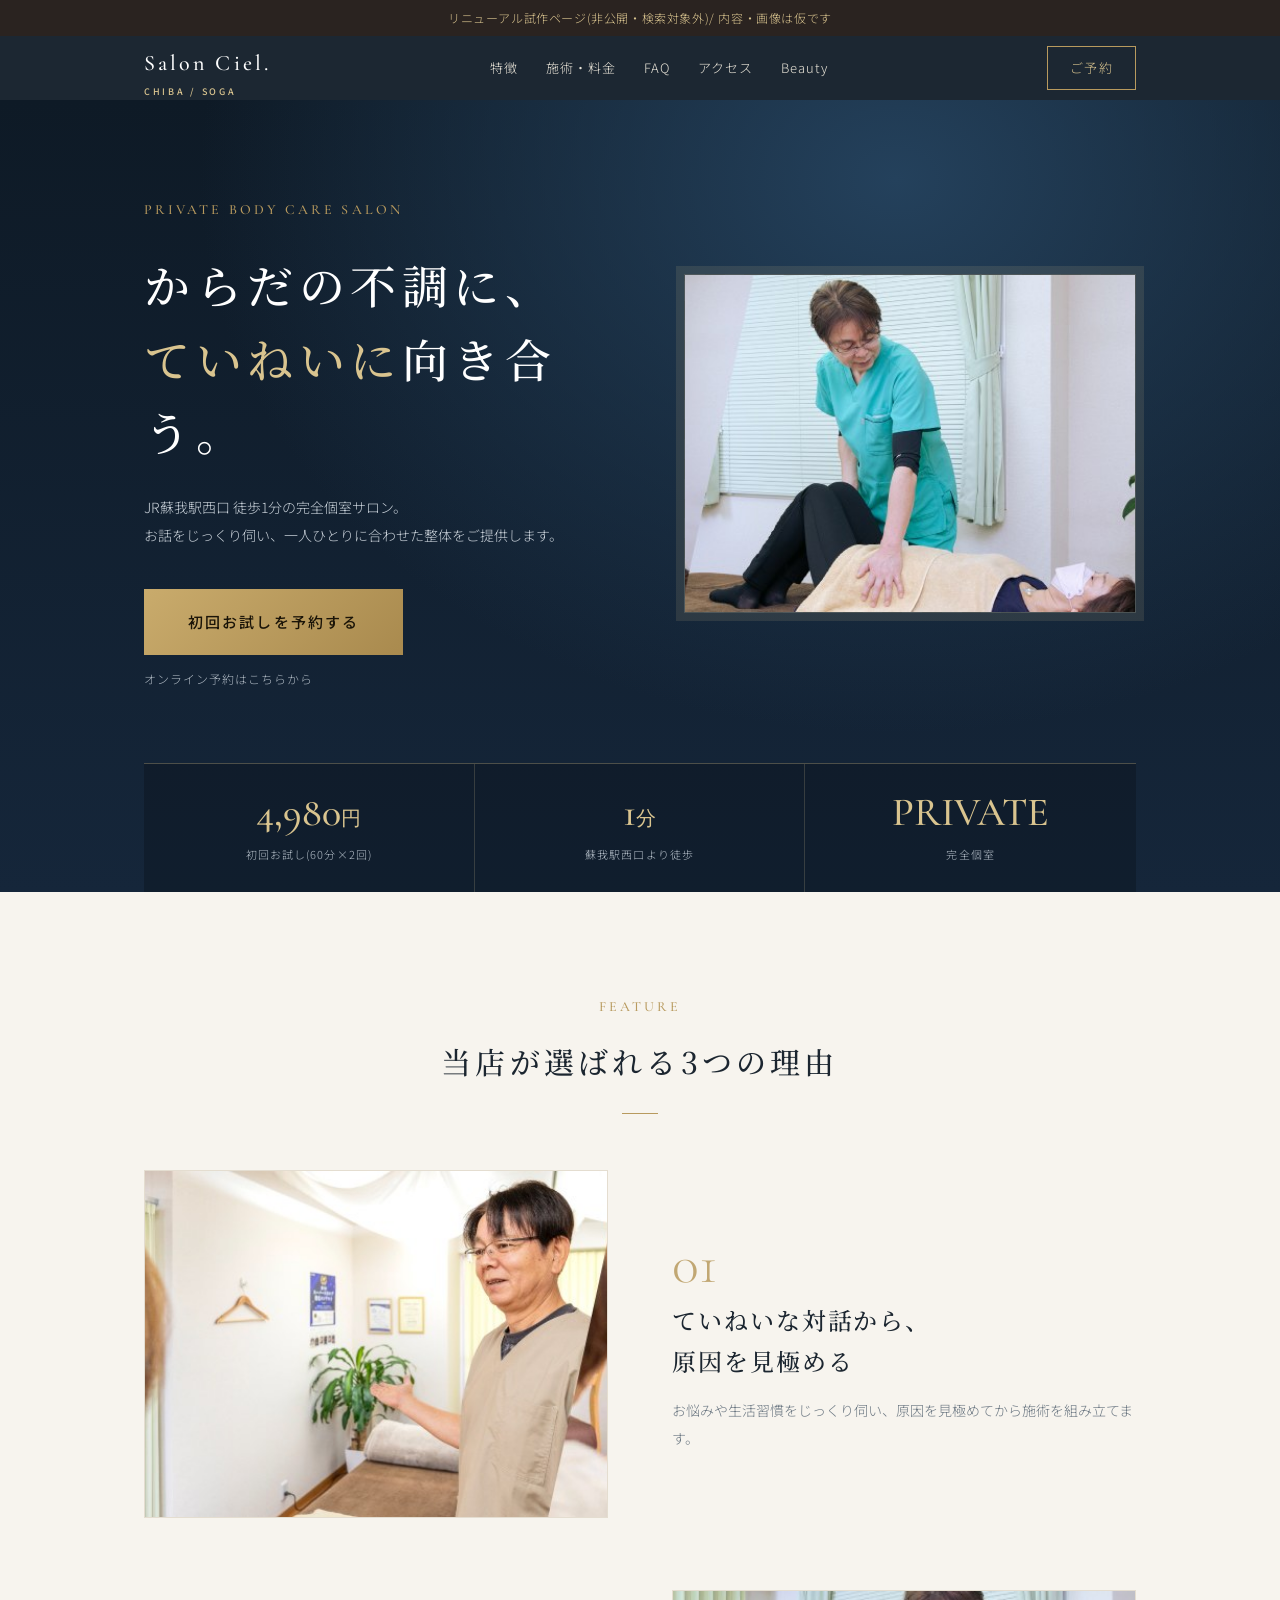
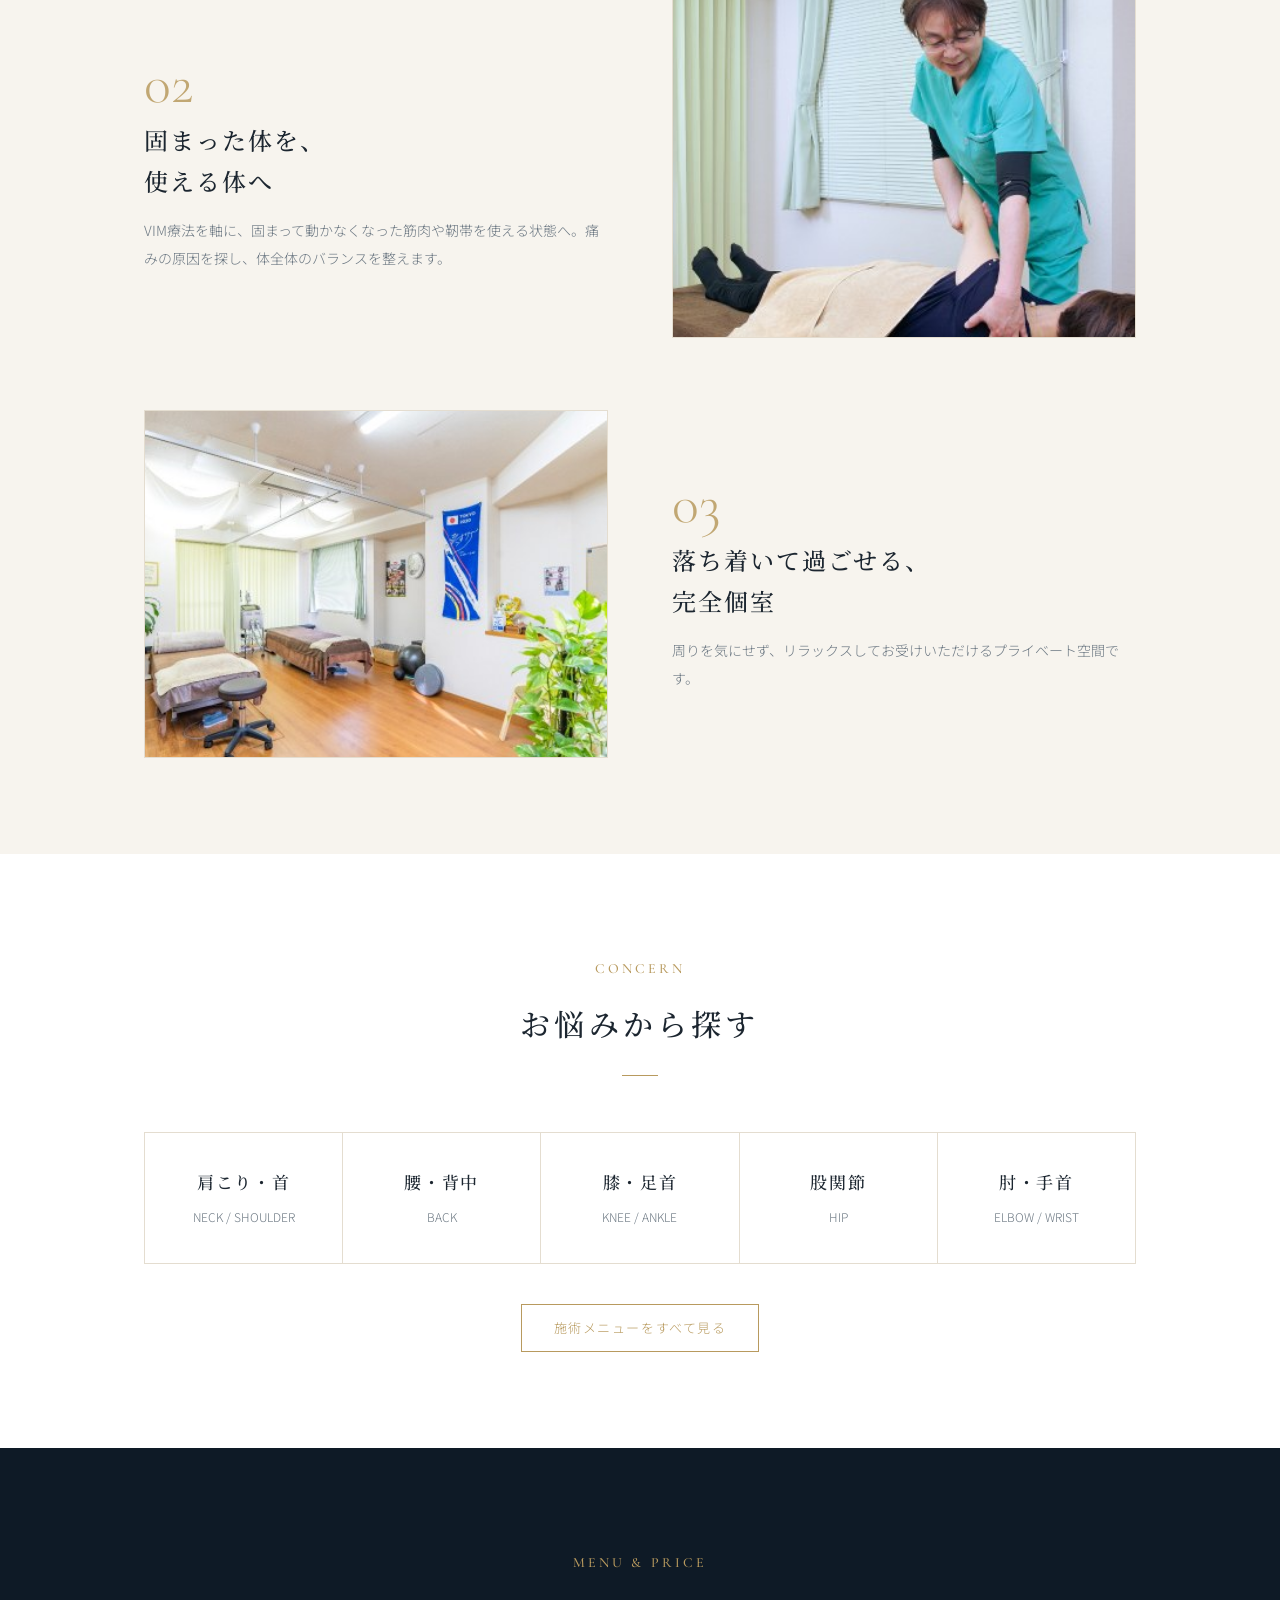
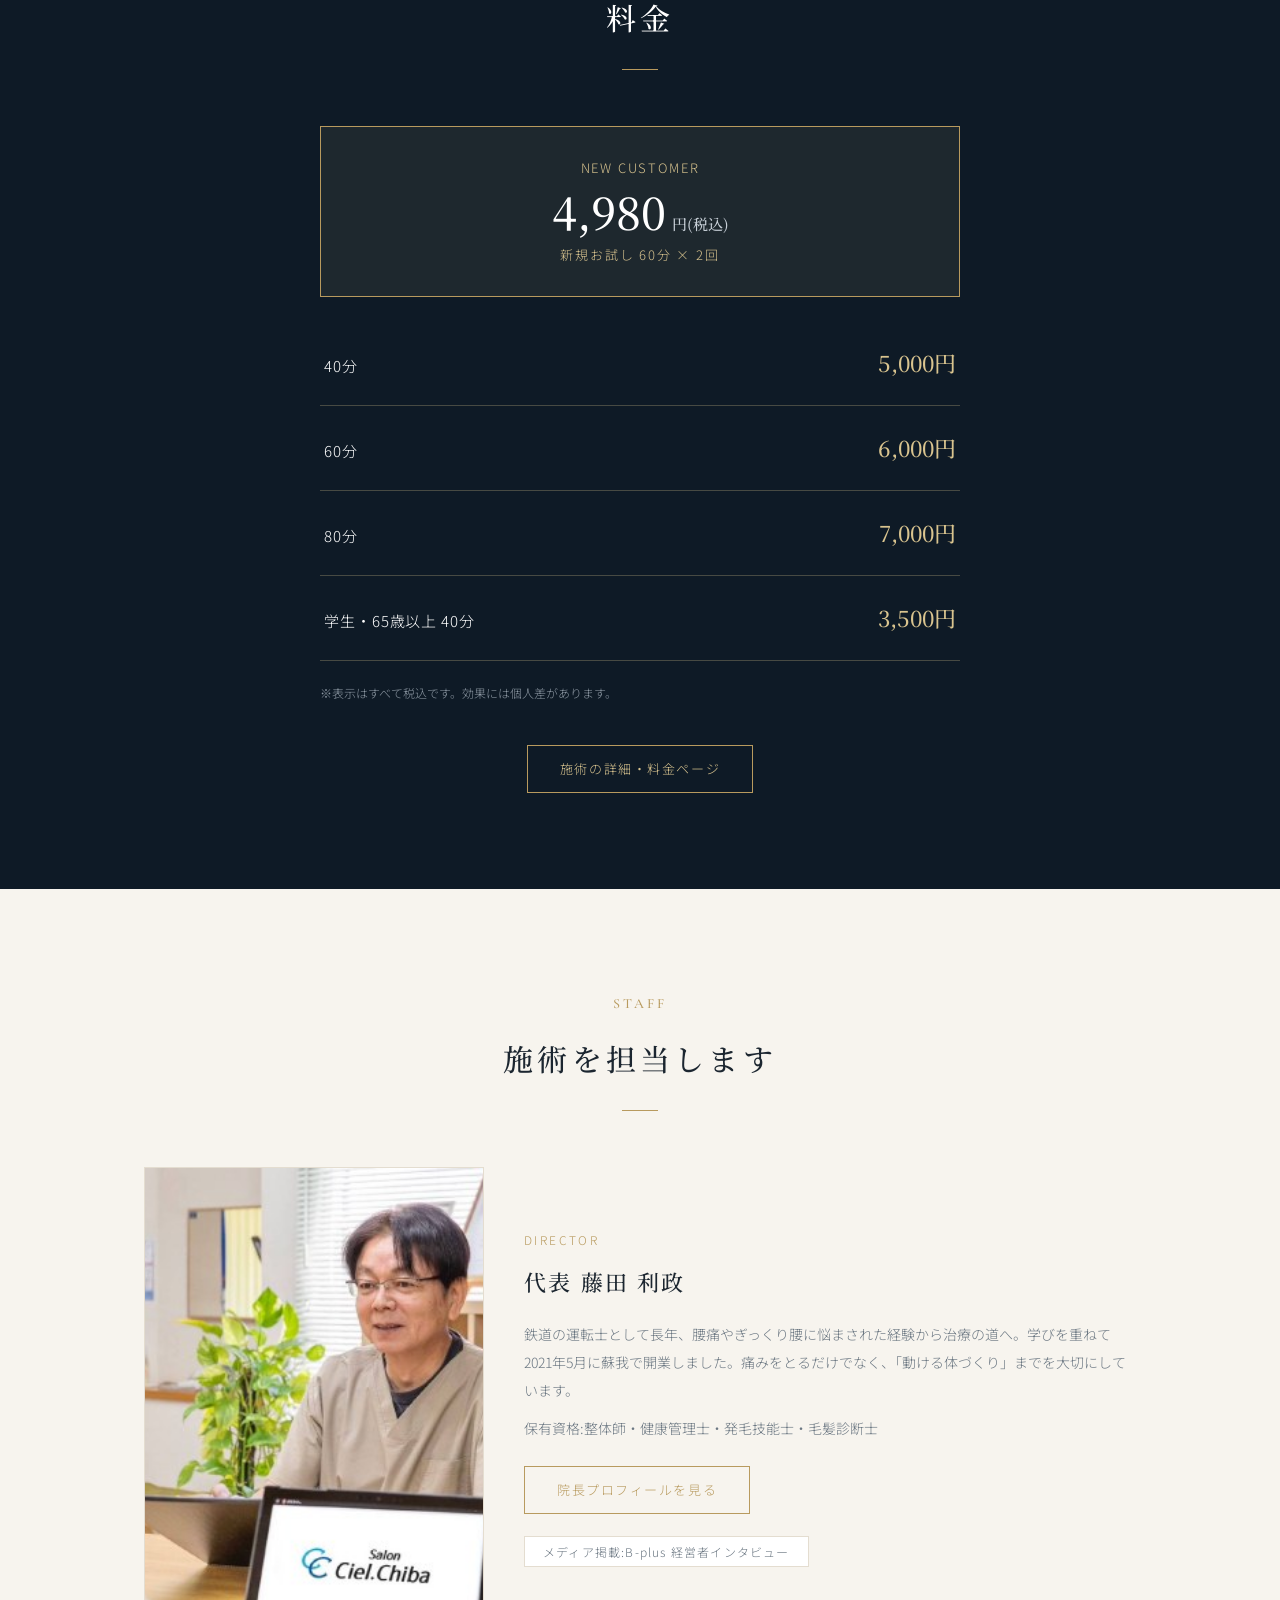
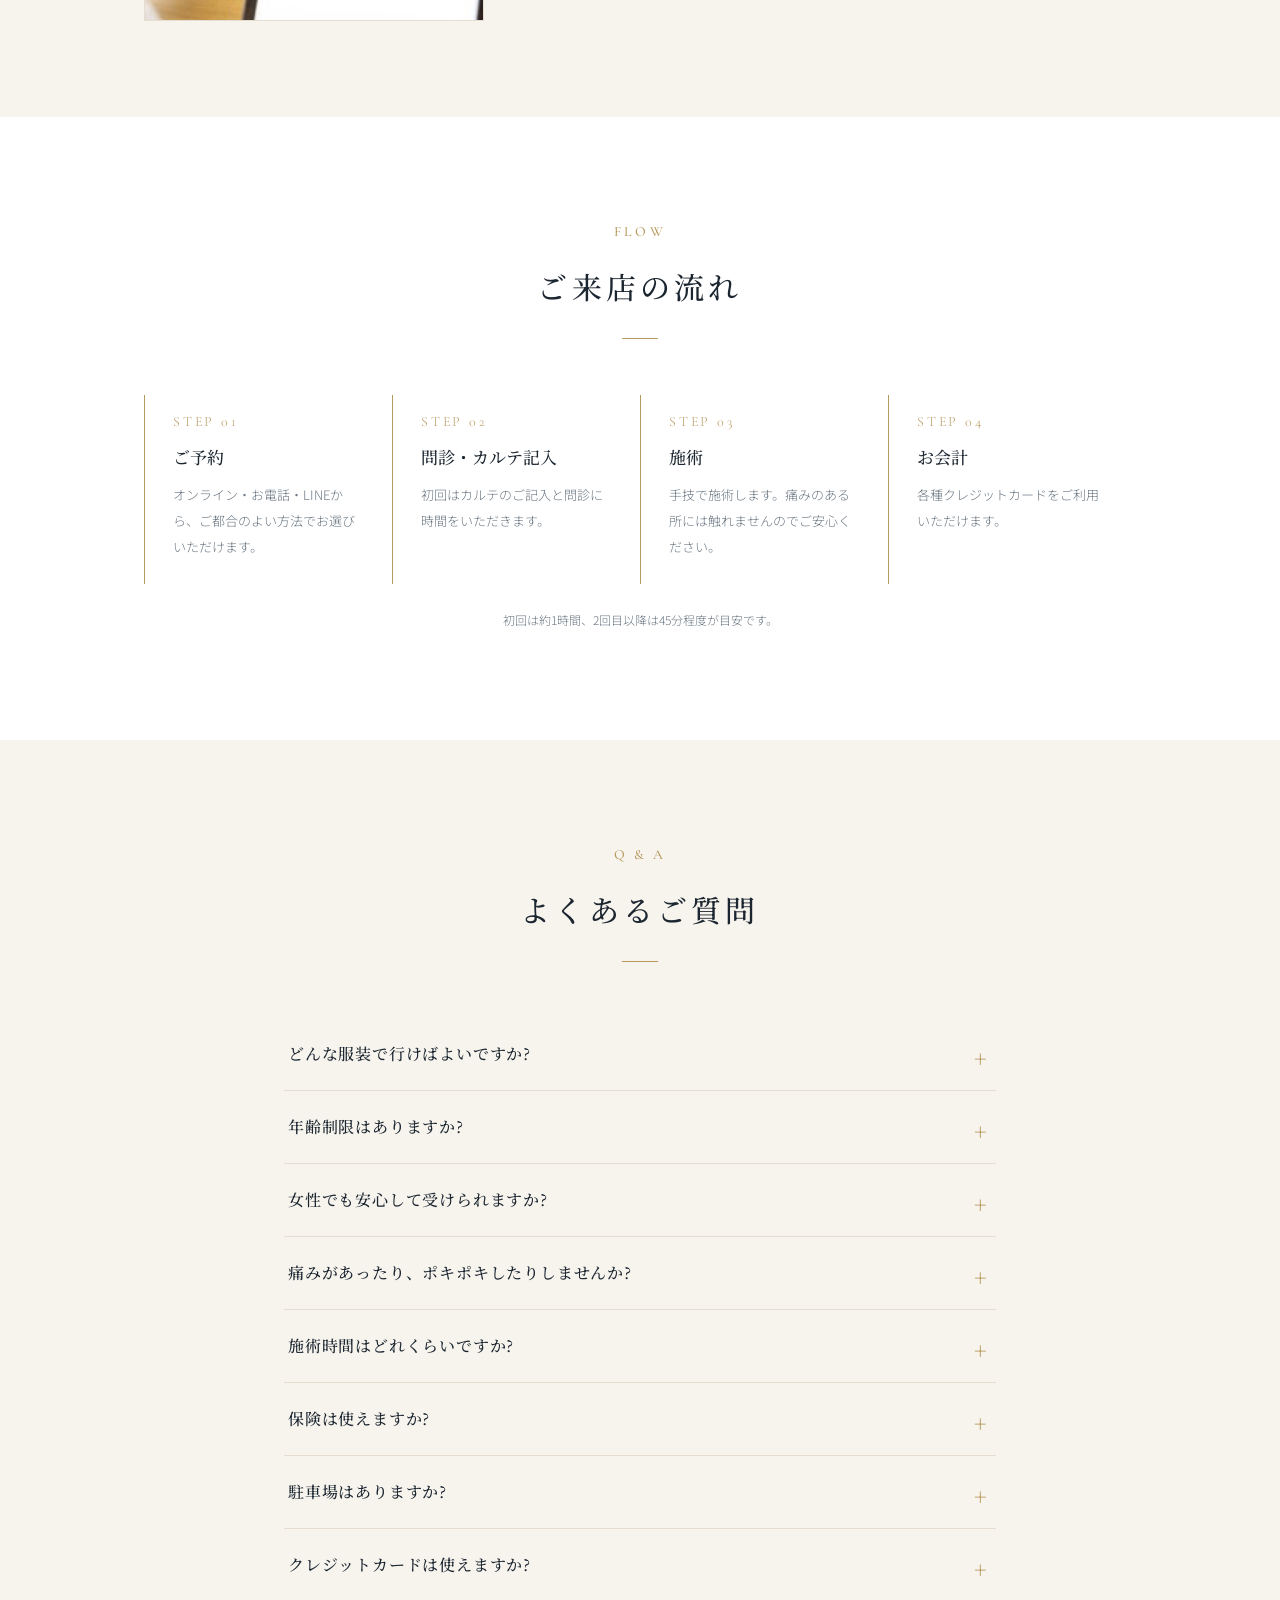
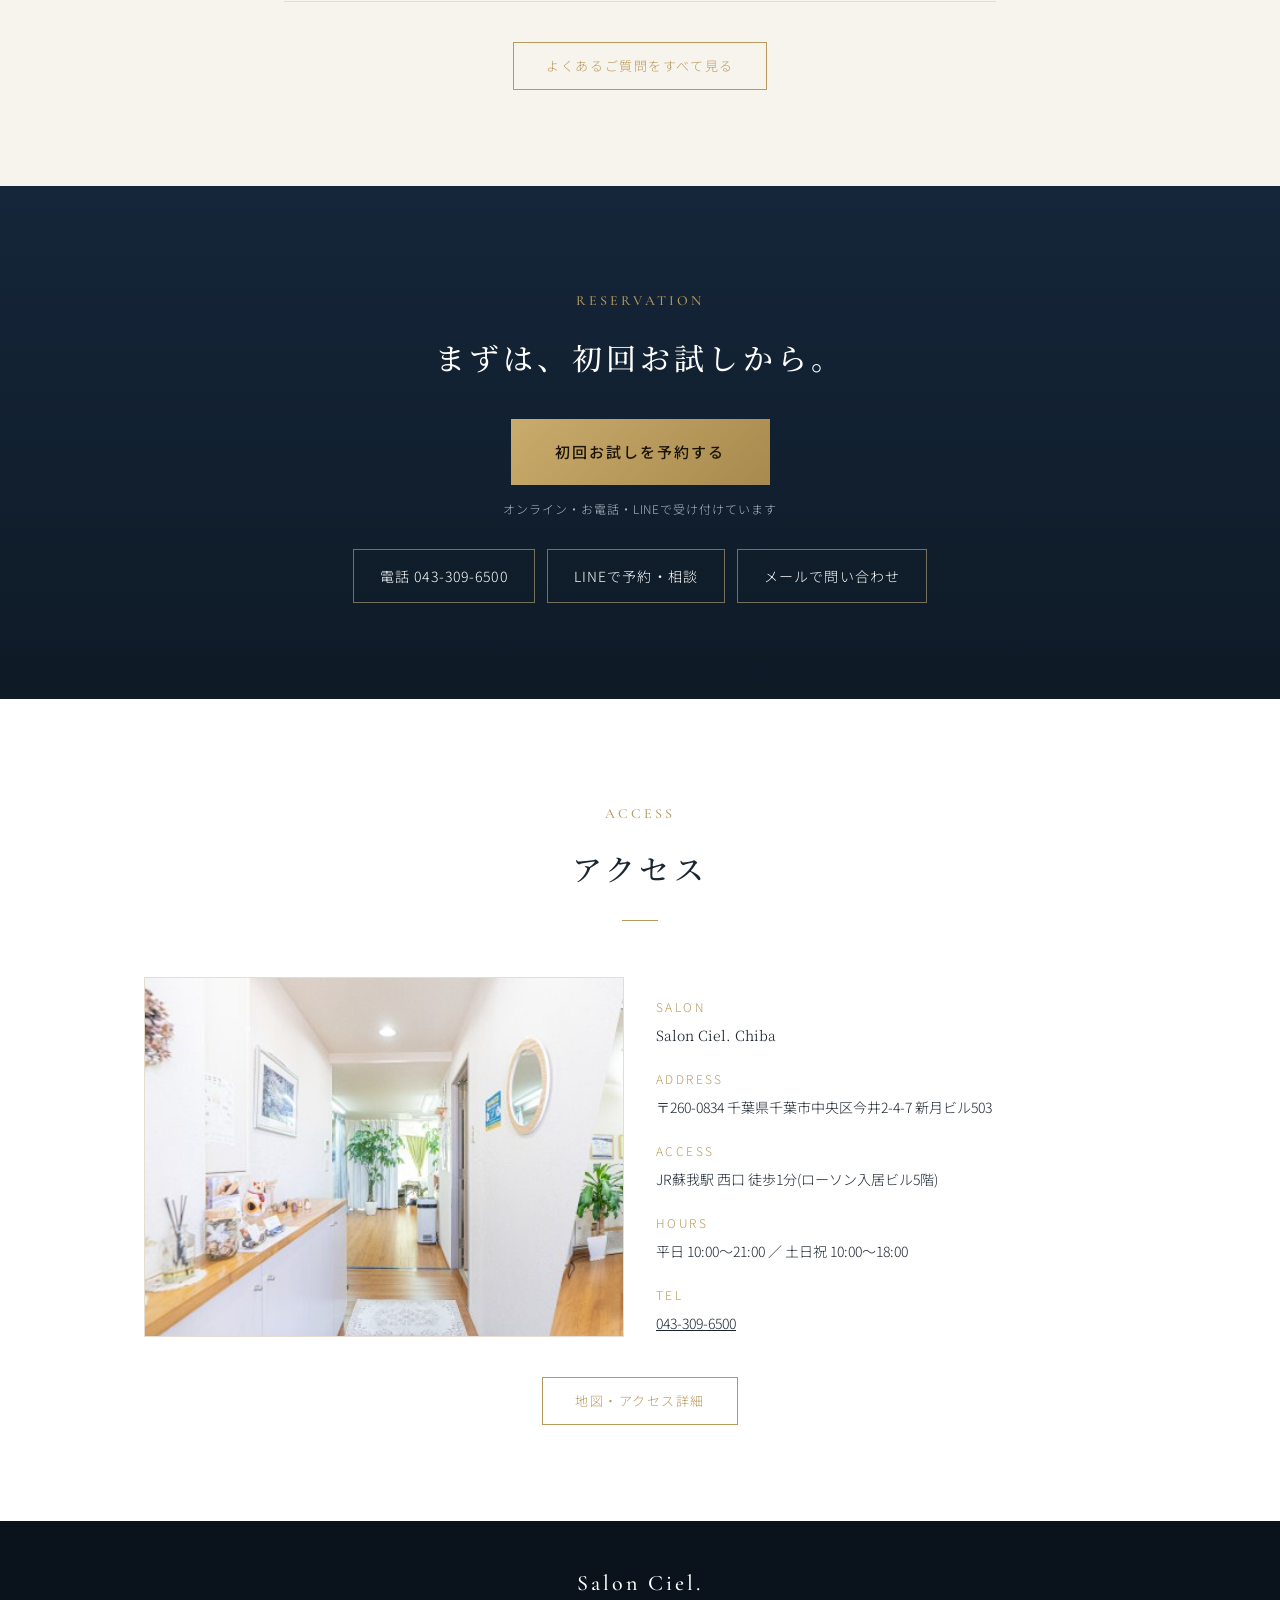
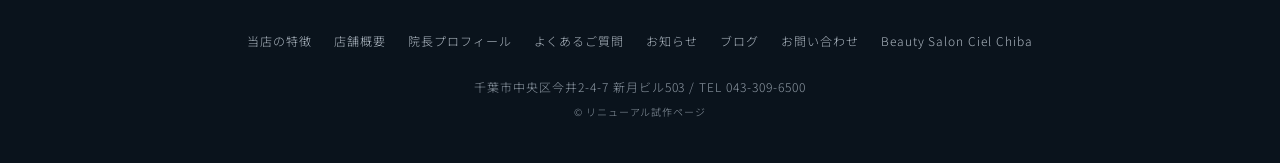
<file: index.html>
<!doctype html>
<html lang="ja">
<head>
<meta charset="utf-8">
<meta name="viewport" content="width=device-width,initial-scale=1">
<meta name="robots" content="noindex,nofollow">
<title>【試作】Salon Ciel. Chiba | JR蘇我駅西口徒歩1分の整体サロン</title>
<meta name="description" content="JR蘇我駅西口徒歩1分。完全個室の整体サロン。新規お試し60分×2回4,980円。(リニューアル試作ページ)">
<link rel="preconnect" href="https://fonts.googleapis.com">
<link rel="preconnect" href="https://fonts.gstatic.com" crossorigin>
<link href="https://fonts.googleapis.com/css2?family=Cormorant+Garamond:wght@400;500;600&family=Noto+Serif+JP:wght@400;500;700&family=Noto+Sans+JP:wght@300;400;500&display=swap" rel="stylesheet">
<style>
:root{
  --navy:#0e1a26;--navy2:#15263a;--ink:#1c2630;--sub:#6b7782;
  --gold:#b89a5e;--gold-l:#d9c48f;--ivory:#f7f4ee;--line:#e4ddd0;--white:#fff
}
*{box-sizing:border-box}
html{scroll-behavior:smooth}
body{margin:0;font-family:"Noto Sans JP","Hiragino Sans",Meiryo,sans-serif;font-weight:300;color:var(--ink);line-height:2;background:var(--white);padding-bottom:64px}
a{color:inherit}
.serif{font-family:"Noto Serif JP","Hiragino Mincho ProN",serif}
.en{font-family:"Cormorant Garamond",serif;letter-spacing:.22em;text-transform:uppercase;color:var(--gold);font-size:14px;font-weight:500}
.wrap{max-width:1040px;margin:0 auto;padding:0 24px}

.banner{background:#2a2320;color:var(--gold-l);font-size:12px;text-align:center;padding:6px 12px;letter-spacing:.05em}

header{position:sticky;top:0;z-index:30;background:rgba(14,26,38,.94);backdrop-filter:blur(6px)}
header .wrap{display:flex;align-items:center;justify-content:space-between;height:64px}
.logo{font-family:"Cormorant Garamond",serif;font-size:22px;letter-spacing:.14em;color:#fff;text-decoration:none;font-weight:500}
.logo small{display:block;font-family:"Noto Sans JP";font-size:9px;letter-spacing:.3em;color:var(--gold-l);line-height:1;margin-top:2px}
nav{display:none;gap:28px;font-size:13px;letter-spacing:.08em}
nav a{color:#e9e4d8;text-decoration:none}
nav a:hover{color:var(--gold-l)}
.hbtn{display:none;border:1px solid var(--gold);color:var(--gold-l);padding:8px 22px;font-size:13px;letter-spacing:.1em;text-decoration:none}
@media(min-width:900px){nav{display:flex}.hbtn{display:inline-block}}

.hero{position:relative;color:#fff;text-align:center;padding:96px 0 0;
  background:radial-gradient(ellipse at 70% 10%,#24415c 0,transparent 55%),linear-gradient(180deg,#0e1a26,#15263a)}
.hero .photo-note{position:absolute;right:12px;top:12px;font-size:11px;color:#8b98a5}
.hero .en{display:block;margin-bottom:24px}
.hero h1{font-family:"Noto Serif JP",serif;font-weight:500;font-size:clamp(26px,5.6vw,46px);line-height:1.6;letter-spacing:.12em;margin:0 0 24px}
.hero h1 em{font-style:normal;color:var(--gold-l)}
.hero p.lead{max-width:560px;margin:0 auto 40px;color:#c8d0d8;font-size:14px}
.btn{display:inline-block;background:linear-gradient(135deg,#c9ab6c,#a98a4e);color:#1a1408;font-weight:500;text-decoration:none;letter-spacing:.14em;padding:18px 44px;font-size:15px}
.btn:hover{filter:brightness(1.08)}
.btn-sub{display:block;margin-top:12px;font-size:12px;color:#aeb8c2;letter-spacing:.08em}
.stats{display:grid;grid-template-columns:repeat(3,1fr);margin-top:72px;border-top:1px solid rgba(217,196,143,.3);background:rgba(0,0,0,.22)}
.stats div{padding:24px 8px;border-right:1px solid rgba(217,196,143,.2)}
.stats div:last-child{border-right:0}
.stats b{display:block;font-family:"Cormorant Garamond",serif;font-size:clamp(26px,5vw,40px);color:var(--gold-l);font-weight:500;line-height:1.2}
.stats span{font-size:11px;letter-spacing:.1em;color:#b6c0ca}

section{padding:96px 0}
.alt{background:var(--ivory)}
.dark{background:var(--navy);color:#fff}
.head{text-align:center;margin-bottom:56px}
.head h2{font-family:"Noto Serif JP",serif;font-weight:500;font-size:clamp(22px,4vw,30px);letter-spacing:.14em;margin:10px 0 0}
.head h2::after{content:"";display:block;width:36px;height:1px;background:var(--gold);margin:22px auto 0}

.grid{display:grid;gap:28px;grid-template-columns:repeat(auto-fit,minmax(260px,1fr))}
.feat{background:#fff;border:1px solid var(--line);padding:40px 28px 32px;position:relative}
.feat .no{font-family:"Cormorant Garamond",serif;font-size:42px;color:var(--gold);line-height:1;opacity:.9}
.feat h3{font-family:"Noto Serif JP",serif;font-weight:500;font-size:18px;letter-spacing:.08em;margin:14px 0 10px}
.feat p{margin:0;font-size:14px;color:var(--sub)}

.ph{aspect-ratio:4/3;display:grid;place-items:center;color:#9aa6b1;font-size:12px;letter-spacing:.1em;
  background:repeating-linear-gradient(135deg,#eceae4 0 12px,#f3f1ec 12px 24px);border:1px solid var(--line)}
.worry{display:grid;gap:0;grid-template-columns:repeat(auto-fit,minmax(150px,1fr));border-top:1px solid var(--line);border-left:1px solid var(--line)}
.worry a{padding:32px 16px;text-align:center;border-right:1px solid var(--line);border-bottom:1px solid var(--line);background:#fff;text-decoration:none}
.worry b{display:block;font-family:"Noto Serif JP",serif;font-weight:500;letter-spacing:.1em;font-size:17px}
.worry span{font-size:12px;color:var(--sub)}

.price{max-width:640px;margin:0 auto}
.price .row{display:flex;justify-content:space-between;align-items:baseline;border-bottom:1px solid rgba(217,196,143,.28);padding:20px 4px}
.price .row span{font-size:15px;letter-spacing:.06em}
.price .row b{font-family:"Noto Serif JP",serif;font-weight:500;font-size:22px;color:var(--gold-l)}
.price .first{background:rgba(217,196,143,.08);border:1px solid var(--gold);padding:28px 24px;margin-bottom:24px;text-align:center}
.price .first .t{letter-spacing:.14em;font-size:13px;color:var(--gold-l)}
.price .first b{display:block;font-family:"Noto Serif JP",serif;font-weight:500;font-size:44px;line-height:1.4}
.price .first b small{font-size:15px;margin-left:6px;color:#c8d0d8}
.note{font-size:12px;color:#8e99a4;margin-top:20px}

.steps{display:grid;gap:0;grid-template-columns:repeat(auto-fit,minmax(210px,1fr))}
.step{padding:8px 28px 24px;border-left:1px solid var(--gold)}
.step .no{font-family:"Cormorant Garamond",serif;font-size:14px;letter-spacing:.2em;color:var(--gold)}
.step h3{font-family:"Noto Serif JP",serif;font-weight:500;margin:4px 0 8px;font-size:17px}
.step p{margin:0;font-size:13px;color:var(--sub)}

.todo{display:inline-block;background:#fff3cd;color:#664d03;font-size:11px;padding:0 8px;margin-left:4px;vertical-align:middle}
.voice{background:#fff;border:1px solid var(--line);padding:32px;text-align:center;color:var(--sub);font-size:14px}

details{border-bottom:1px solid var(--line);padding:20px 4px}
summary{cursor:pointer;font-family:"Noto Serif JP",serif;font-weight:500;letter-spacing:.05em;list-style:none;position:relative;padding-right:32px}
summary::-webkit-details-marker{display:none}
summary::after{content:"+";position:absolute;right:4px;top:-2px;color:var(--gold);font-size:22px;font-weight:300}
details[open] summary::after{content:"−"}
details p{margin:12px 0 0;font-size:14px;color:var(--sub)}

.cta{text-align:center;background:linear-gradient(180deg,#15263a,#0e1a26);color:#fff}
.cta h2{font-family:"Noto Serif JP",serif;font-weight:500;font-size:clamp(22px,4vw,30px);letter-spacing:.14em;margin:12px 0 32px}
.access{display:grid;gap:32px;grid-template-columns:repeat(auto-fit,minmax(280px,1fr));align-items:start}
.access dl{margin:0;font-size:14px}
.access dt{color:var(--gold);font-size:12px;letter-spacing:.2em;margin-top:18px}
.access dd{margin:2px 0 0}

/* 写真枠: images/ に同名ファイルを置けば自動で表示、無ければ仮枠 */
.photo{position:relative;margin:0;overflow:hidden;background:repeating-linear-gradient(135deg,#e9e6df 0 14px,#f1eee8 14px 28px);border:1px solid var(--line)}
.photo::before{content:attr(data-label);position:absolute;inset:0;display:grid;place-items:center;text-align:center;padding:12px;font-size:12px;letter-spacing:.12em;color:#98a3ad;line-height:1.7}
.photo img{position:relative;display:block;width:100%;height:100%;object-fit:cover}
.r43{aspect-ratio:4/3}.r32{aspect-ratio:3/2}.r11{aspect-ratio:1/1}.r34{aspect-ratio:3/4}.r169{aspect-ratio:16/9}
.dark .photo,.hero .photo{background:repeating-linear-gradient(135deg,#1b2d40 0 14px,#203449 14px 28px);border-color:rgba(217,196,143,.25)}
.dark .photo::before,.hero .photo::before{color:#7d8d9c}
.hero-grid{display:grid;gap:40px;align-items:center;text-align:left}
.hero-grid .txt{text-align:center}
@media(min-width:900px){.hero-grid{grid-template-columns:1.05fr .95fr}.hero-grid .txt{text-align:left}.hero-grid .lead{margin-left:0!important}}
.hero-grid .photo{box-shadow:0 0 0 8px rgba(217,196,143,.12)}
.split{display:grid;gap:32px;align-items:center;margin-bottom:72px}
.split:last-child{margin-bottom:0}
.split h3{font-family:"Noto Serif JP",serif;font-weight:500;font-size:clamp(19px,3.4vw,24px);letter-spacing:.08em;line-height:1.7;margin:8px 0 14px}
.split p{margin:0;font-size:14px;color:var(--sub)}
.split .no{font-family:"Cormorant Garamond",serif;font-size:56px;color:var(--gold);line-height:1;opacity:.85}
@media(min-width:860px){.split{grid-template-columns:1fr 1fr;gap:64px}.split.rev .photo{order:2}}
.gallery{display:grid;gap:12px;grid-template-columns:repeat(2,1fr)}
@media(min-width:860px){.gallery{grid-template-columns:repeat(4,1fr)}}
.profile{display:grid;gap:40px;align-items:center}
@media(min-width:860px){.profile{grid-template-columns:340px 1fr}}
.profile h3{font-family:"Noto Serif JP",serif;font-weight:500;font-size:22px;letter-spacing:.1em;margin:6px 0 4px}
.profile .role{font-size:12px;color:var(--gold);letter-spacing:.2em}
.profile p{font-size:14px;color:var(--sub);margin:16px 0 0}
.media{display:flex;flex-wrap:wrap;justify-content:center;gap:12px;margin-top:8px}
.media span{border:1px solid var(--line);padding:6px 18px;font-size:12px;color:var(--sub);letter-spacing:.1em;background:#fff}
.more{text-align:center;margin-top:40px}.more a{display:inline-block;border:1px solid var(--gold);color:var(--gold);padding:10px 32px;font-size:13px;letter-spacing:.12em;text-decoration:none}.more a:hover{background:var(--gold);color:#fff}.dark .more a{color:var(--gold-l)}.dark .more a:hover{color:#1a1408;background:var(--gold-l)}
.contact3{display:flex;flex-wrap:wrap;justify-content:center;gap:12px;margin-top:28px}.contact3 a{border:1px solid rgba(217,196,143,.5);color:#fff;text-decoration:none;padding:12px 26px;font-size:14px;letter-spacing:.08em}.contact3 a:hover{background:rgba(217,196,143,.15)}
.flinks{display:flex;flex-wrap:wrap;justify-content:center;gap:6px 22px;margin:0 0 22px;font-size:12px}.flinks a{color:#aeb8c2;text-decoration:none}.flinks a:hover{color:var(--gold-l)}
footer{background:#0a131c;color:#8e99a4;text-align:center;padding:40px 0;font-size:12px;letter-spacing:.08em}
footer .logo{display:inline-block;margin-bottom:10px}

.bar{position:fixed;left:0;right:0;bottom:0;display:flex;z-index:40;background:#0e1a26;border-top:1px solid var(--gold)}
.bar a{flex:1;text-align:center;text-decoration:none;padding:16px 4px;font-size:13px;letter-spacing:.12em;color:var(--gold-l)}
.bar a.main{background:linear-gradient(135deg,#c9ab6c,#a98a4e);color:#1a1408;font-weight:500;flex:1.6}
@media(min-width:900px){.bar{display:none}body{padding-bottom:0}}
</style>
</head>
<body>
<div class="banner">リニューアル試作ページ(非公開・検索対象外)/ 内容・画像は仮です</div>

<header>
  <div class="wrap">
    <a class="logo" href="#top">Salon Ciel.<small>CHIBA / SOGA</small></a>
    <nav>
      <a href="#feature">特徴</a>
      <a href="#menu">施術・料金</a>
      <a href="#faq">FAQ</a>
      <a href="#access">アクセス</a>
      <a href="https://salonciel-chiba.com/beauty/">Beauty</a>
    </nav>
    <a class="hbtn" href="#reserve">ご予約</a>
  </div>
</header>

<main id="top">
  <div class="hero">
    <div class="wrap">
      <div class="hero-grid">
        <div class="txt">
          <span class="en">Private Body Care Salon</span>
          <h1>からだの不調に、<br><em>ていねいに</em>向き合う。</h1>
          <p class="lead">JR蘇我駅西口 徒歩1分の完全個室サロン。<br>お話をじっくり伺い、一人ひとりに合わせた整体をご提供します。</p>
          <a class="btn" href="#reserve">初回お試しを予約する</a>
          <span class="btn-sub">オンライン予約はこちらから</span>
        </div>
        <figure class="photo r43" data-label="メイン写真(店内 or 施術風景)&#10;images/hero.jpg"><img src="images/hero.jpg" alt="Salon Ciel. Chiba 店内" onerror="this.remove()"></figure>
      </div>
      <div class="stats">
        <div><b>4,980<small style="font-size:.5em">円</small></b><span>初回お試し(60分×2回)</span></div>
        <div><b>1<small style="font-size:.5em">分</small></b><span>蘇我駅西口より徒歩</span></div>
        <div><b>PRIVATE</b><span>完全個室</span></div>
      </div>
    </div>
  </div>

  <section id="feature" class="alt">
    <div class="wrap">
      <div class="head"><span class="en">Feature</span><h2>当店が選ばれる3つの理由</h2></div>
      <div class="split">
        <figure class="photo r43" data-label="カウンセリング風景&#10;images/feature1.jpg"><img src="images/feature1.jpg" alt="カウンセリングの様子" onerror="this.remove()"></figure>
        <div><span class="no">01</span><h3>ていねいな対話から、<br>原因を見極める</h3><p>お悩みや生活習慣をじっくり伺い、原因を見極めてから施術を組み立てます。</p></div>
      </div>
      <div class="split rev">
        <figure class="photo r43" data-label="施術風景&#10;images/feature2.jpg"><img src="images/feature2.jpg" alt="施術の様子" onerror="this.remove()"></figure>
        <div><span class="no">02</span><h3>固まった体を、<br>使える体へ</h3><p>VIM療法を軸に、固まって動かなくなった筋肉や靭帯を使える状態へ。痛みの原因を探し、体全体のバランスを整えます。</p></div>
      </div>
      <div class="split">
        <figure class="photo r43" data-label="個室の店内&#10;images/feature3.jpg"><img src="images/feature3.jpg" alt="完全個室の店内" onerror="this.remove()"></figure>
        <div><span class="no">03</span><h3>落ち着いて過ごせる、<br>完全個室</h3><p>周りを気にせず、リラックスしてお受けいただけるプライベート空間です。</p></div>
      </div>
    </div>
  </section>

  <section id="menu">
    <div class="wrap">
      <div class="head"><span class="en">Concern</span><h2>お悩みから探す</h2></div>
      <div class="worry">
        <a href="neck-shoulder.html"><b>肩こり・首</b><span>NECK / SHOULDER</span></a>
        <a href="waist-back.html"><b>腰・背中</b><span>BACK</span></a>
        <a href="knees-foot.html"><b>膝・足首</b><span>KNEE / ANKLE</span></a>
        <a href="hip.html"><b>股関節</b><span>HIP</span></a>
        <a href="elbow-wrist.html"><b>肘・手首</b><span>ELBOW / WRIST</span></a>
      </div>
      <div class="more"><a href="treatment.html">施術メニューをすべて見る</a></div>
    </div>
  </section>

  <section class="dark" id="price">
    <div class="wrap">
      <div class="head"><span class="en">Menu &amp; Price</span><h2>料金</h2></div>
      <div class="price">
        <div class="first">
          <div class="t">NEW CUSTOMER</div>
          <b>4,980<small>円(税込)</small></b>
          <div class="t">新規お試し 60分 × 2回</div>
        </div>
        <div class="row"><span>40分</span><b>5,000円</b></div>
        <div class="row"><span>60分</span><b>6,000円</b></div>
        <div class="row"><span>80分</span><b>7,000円</b></div>
        <div class="row"><span>学生・65歳以上 40分</span><b>3,500円</b></div>
        <p class="note">※表示はすべて税込です。効果には個人差があります。</p>
      </div>
      <div class="more"><a href="treatment.html">施術の詳細・料金ページ</a></div>
    </div>
  </section>

  <section id="profile" class="alt">
    <div class="wrap">
      <div class="head"><span class="en">Staff</span><h2>施術を担当します</h2></div>
      <div class="profile">
        <figure class="photo r34" data-label="院長の写真&#10;images/staff.jpg"><img src="images/staff.jpg" alt="院長" onerror="this.remove()"></figure>
        <div>
          <span class="role">DIRECTOR</span>
          <h3>代表 藤田 利政</h3>
          <p>鉄道の運転士として長年、腰痛やぎっくり腰に悩まされた経験から治療の道へ。学びを重ねて2021年5月に蘇我で開業しました。痛みをとるだけでなく、「動ける体づくり」までを大切にしています。</p>
          <p style="margin-top:10px">保有資格:整体師・健康管理士・発毛技能士・毛髪診断士</p>
          <div class="more" style="text-align:left;margin-top:24px"><a href="https://salonciel-chiba.com/profile/">院長プロフィールを見る</a></div>
          <div class="media" style="justify-content:flex-start;margin-top:20px"><a href="https://www.business-plus.net/interview/2308/k8192.html" style="text-decoration:none"><span>メディア掲載:B-plus 経営者インタビュー</span></a></div>
        </div>
      </div>
    </div>
  </section>

  <section id="flow">
    <div class="wrap">
      <div class="head"><span class="en">Flow</span><h2>ご来店の流れ</h2></div>
      <div class="steps">
        <div class="step"><span class="no">STEP 01</span><h3>ご予約</h3><p>オンライン・お電話・LINEから、ご都合のよい方法でお選びいただけます。</p></div>
        <div class="step"><span class="no">STEP 02</span><h3>問診・カルテ記入</h3><p>初回はカルテのご記入と問診に時間をいただきます。</p></div>
        <div class="step"><span class="no">STEP 03</span><h3>施術</h3><p>手技で施術します。痛みのある所には触れませんのでご安心ください。</p></div>
        <div class="step"><span class="no">STEP 04</span><h3>お会計</h3><p>各種クレジットカードをご利用いただけます。</p></div>
      </div>
      <p class="note" style="color:#6b7782;text-align:center;margin-top:24px">初回は約1時間、2回目以降は45分程度が目安です。</p>
    </div>
  </section>

  <section id="faq" class="alt">
    <div class="wrap" style="max-width:760px">
      <div class="head"><span class="en">Q &amp; A</span><h2>よくあるご質問</h2></div>
      <details><summary>どんな服装で行けばよいですか?</summary><p>なるべく動きやすい服装がおすすめです。スカートやタイトなジーンズは向きません。</p></details>
      <details><summary>年齢制限はありますか?</summary><p>特に制限はありません。ただし、お子様お一人での施術は受け付けておりません。</p></details>
      <details><summary>女性でも安心して受けられますか?</summary><p>多くの女性のお客様にご来店いただいています。手技での施術のためお体に触れますが、お声がけをしながら細心の配慮で施術します。</p></details>
      <details><summary>痛みがあったり、ポキポキしたりしませんか?</summary><p>基本的に、痛みのあるところには触りませんのでご安心ください。</p></details>
      <details><summary>施術時間はどれくらいですか?</summary><p>初回はカルテ記入と問診を含めて1時間程度、2回目以降は45分程度です。</p></details>
      <details><summary>保険は使えますか?</summary><p>整体は保険適用外となります。</p></details>
      <details><summary>駐車場はありますか?</summary><p>近くに多数のコインパーキングがございますので、そちらをご利用ください。</p></details>
      <details><summary>クレジットカードは使えますか?</summary><p>VISA、Mastercard、JCB、AMEX、Dinersがご利用いただけます。</p></details>
      <div class="more"><a href="https://salonciel-chiba.com/q_a/">よくあるご質問をすべて見る</a></div>
    </div>
  </section>

  <section id="reserve" class="cta">
    <div class="wrap">
      <span class="en">Reservation</span>
      <h2>まずは、初回お試しから。</h2>
      <a class="btn" href="https://ssv.onemorehand.jp/salonciel_chiba/">初回お試しを予約する</a>
      <span class="btn-sub">オンライン・お電話・LINEで受け付けています</span>
      <div class="contact3"><a href="tel:0433096500">電話 043-309-6500</a><a href="https://lin.ee/z3pU5tS">LINEで予約・相談</a><a href="https://salonciel-chiba.com/contact/">メールで問い合わせ</a></div>
    </div>
  </section>

  <section id="access">
    <div class="wrap">
      <div class="head"><span class="en">Access</span><h2>アクセス</h2></div>
      <div class="access">
        <figure class="photo r43" data-label="外観・地図&#10;images/salon1.jpg"><img src="images/salon1.jpg" alt="サロン内の様子" onerror="this.remove()"></figure>
        <dl>
          <dt>SALON</dt><dd class="serif">Salon Ciel. Chiba</dd>
          <dt>ADDRESS</dt><dd>〒260-0834 千葉県千葉市中央区今井2-4-7 新月ビル503</dd>
          <dt>ACCESS</dt><dd>JR蘇我駅 西口 徒歩1分(ローソン入居ビル5階)</dd>
          <dt>HOURS</dt><dd>平日 10:00〜21:00 ／ 土日祝 10:00〜18:00</dd>
          <dt>TEL</dt><dd><a href="tel:0433096500">043-309-6500</a></dd>
        </dl>
      </div>
      <div class="more"><a href="https://salonciel-chiba.com/acmap/">地図・アクセス詳細</a></div>
    </div>
  </section>
</main>

<footer>
  <a class="logo" href="#top">Salon Ciel.</a><br>
  <div class="flinks" style="margin-top:14px"><a href="https://salonciel-chiba.com/feature/">当店の特徴</a><a href="https://salonciel-chiba.com/about/">店舗概要</a><a href="https://salonciel-chiba.com/profile/">院長プロフィール</a><a href="https://salonciel-chiba.com/q_a/">よくあるご質問</a><a href="https://salonciel-chiba.com/category/news/">お知らせ</a><a href="https://salonciel-chiba.com/category/all/">ブログ</a><a href="https://salonciel-chiba.com/contact/">お問い合わせ</a><a href="https://salonciel-chiba.com/beauty/">Beauty Salon Ciel Chiba</a></div>
  千葉市中央区今井2-4-7 新月ビル503 / TEL 043-309-6500<br>
  <small>© リニューアル試作ページ</small>
</footer>

<div class="bar">
  <a class="main" href="https://ssv.onemorehand.jp/salonciel_chiba/">予約する</a>
  <a href="tel:0433096500">電話</a>
  <a href="https://lin.ee/z3pU5tS">LINE</a>
</div>
</body>
</html>
</file>
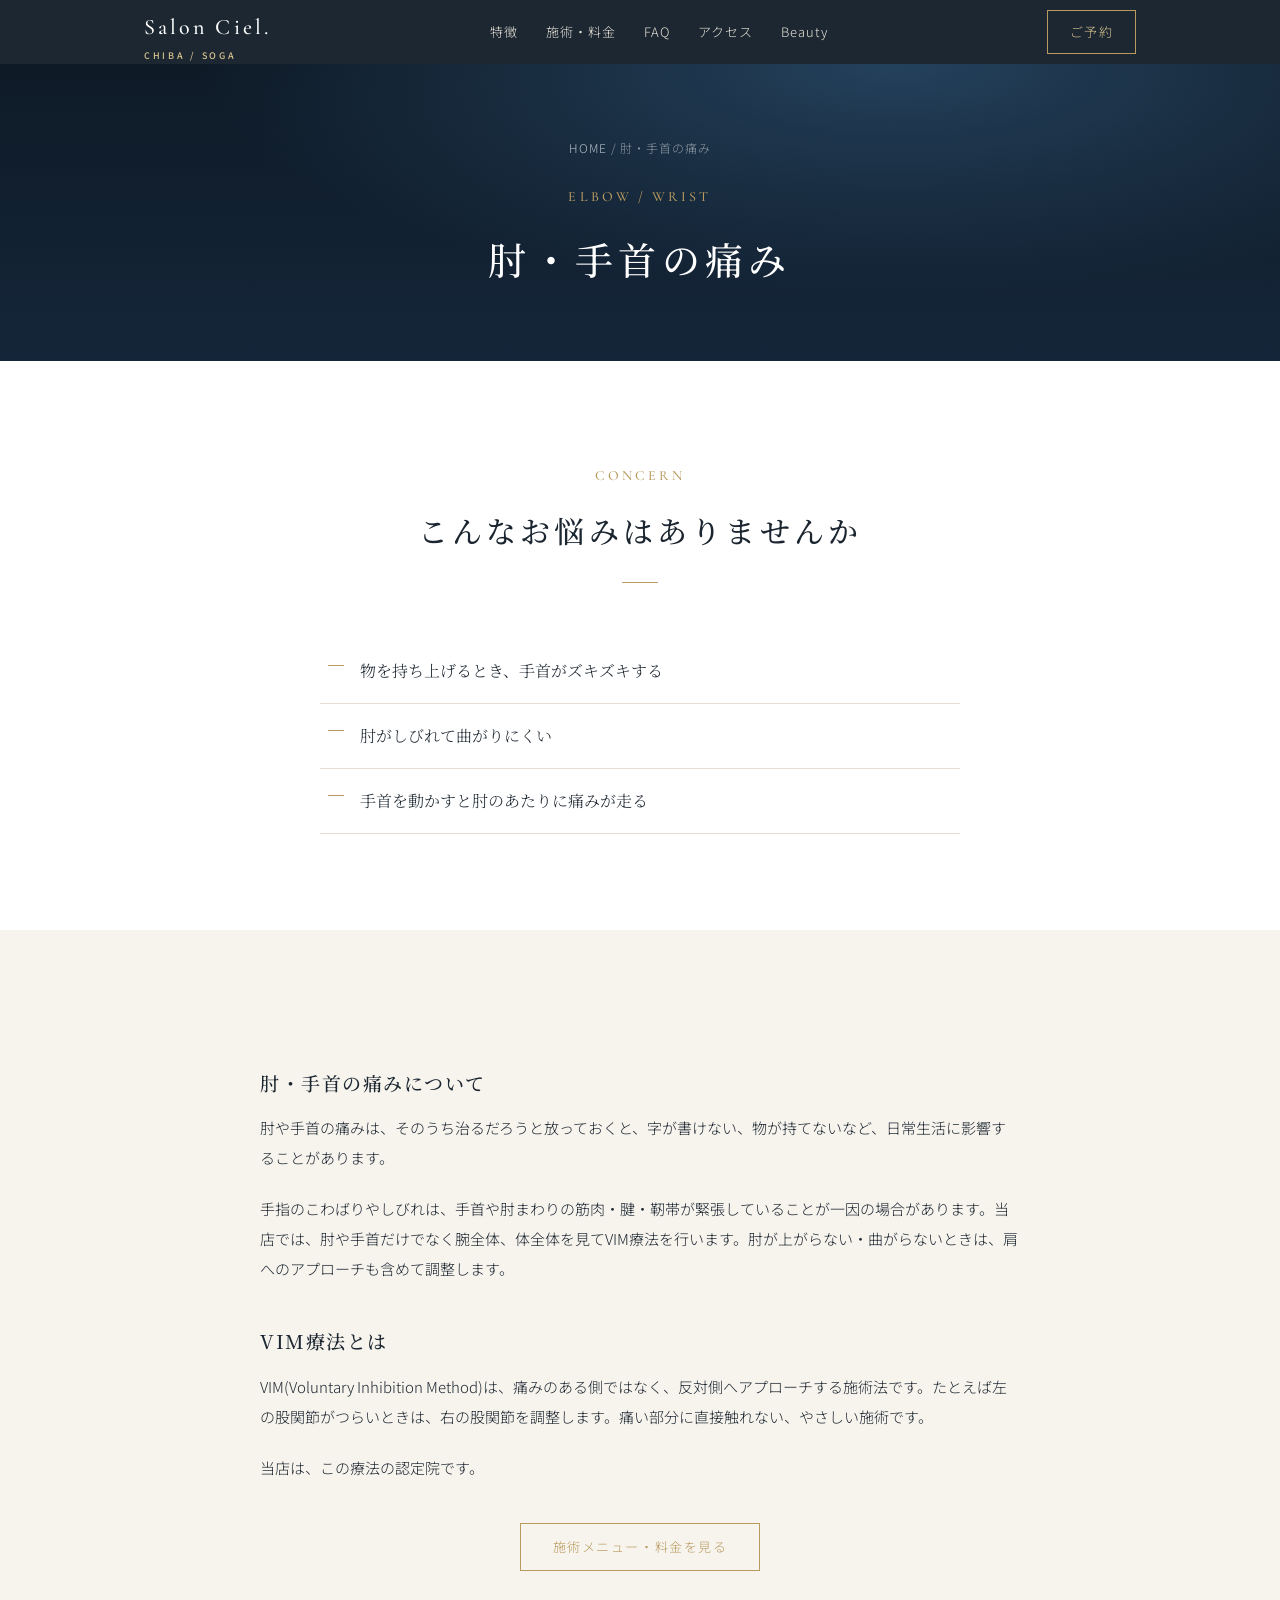
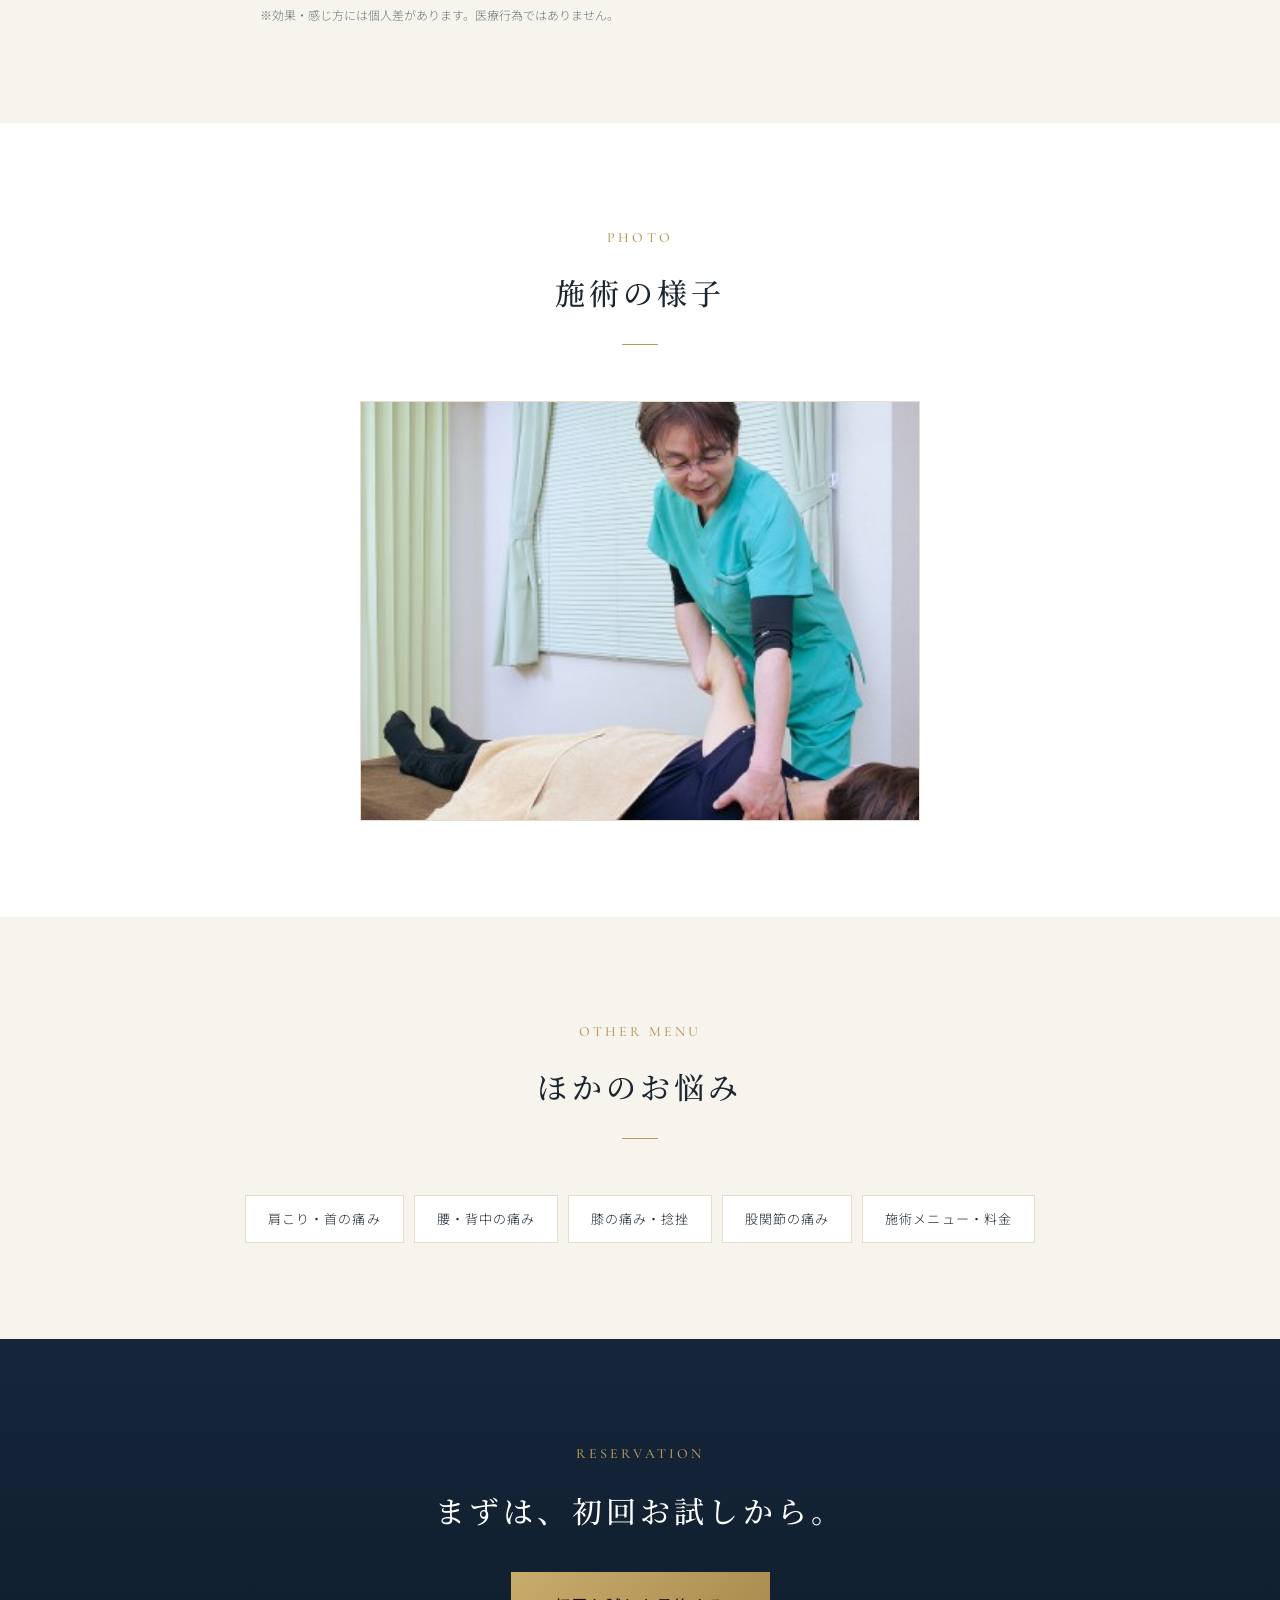
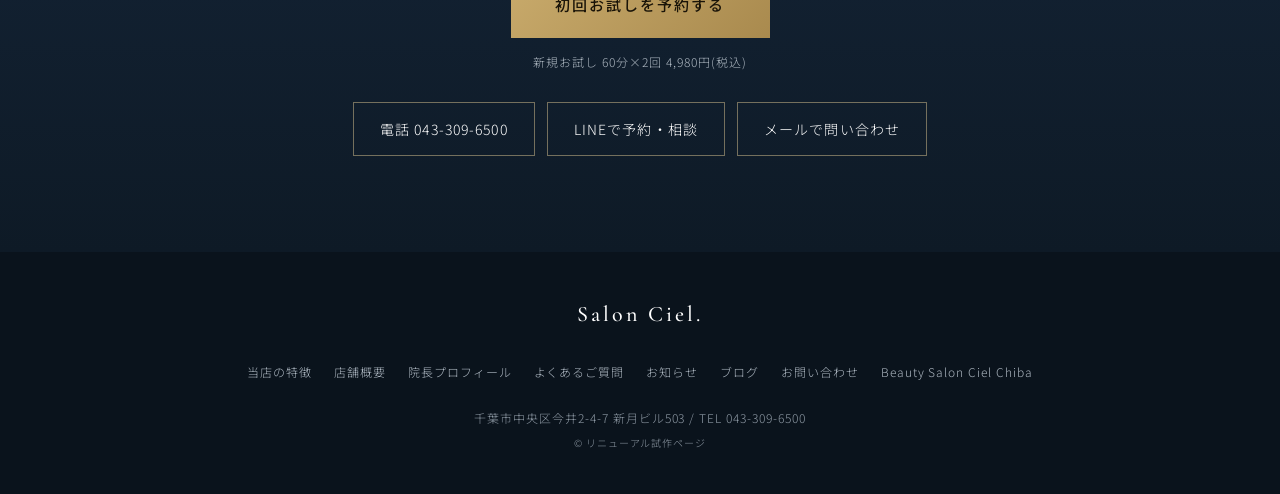
<file: elbow-wrist.html>
<!doctype html>
<html lang="ja">
<head>
<meta charset="utf-8">
<meta name="viewport" content="width=device-width,initial-scale=1">
<meta name="robots" content="noindex,nofollow">
<title>【試作】肘・手首の痛み | Salon Ciel. Chiba</title>
<meta name="description" content="肘・手首の痛みでお悩みの方へ。蘇我駅徒歩1分の整体サロンの施術をご紹介します。">
<link rel="preconnect" href="https://fonts.googleapis.com">
<link rel="preconnect" href="https://fonts.gstatic.com" crossorigin>
<link href="https://fonts.googleapis.com/css2?family=Cormorant+Garamond:wght@400;500;600&family=Noto+Serif+JP:wght@400;500;700&family=Noto+Sans+JP:wght@300;400;500&display=swap" rel="stylesheet">
<style>
:root{
  --navy:#0e1a26;--navy2:#15263a;--ink:#1c2630;--sub:#6b7782;
  --gold:#b89a5e;--gold-l:#d9c48f;--ivory:#f7f4ee;--line:#e4ddd0;--white:#fff
}
*{box-sizing:border-box}
html{scroll-behavior:smooth}
body{margin:0;font-family:"Noto Sans JP","Hiragino Sans",Meiryo,sans-serif;font-weight:300;color:var(--ink);line-height:2;background:var(--white);padding-bottom:64px}
a{color:inherit}
.serif{font-family:"Noto Serif JP","Hiragino Mincho ProN",serif}
.en{font-family:"Cormorant Garamond",serif;letter-spacing:.22em;text-transform:uppercase;color:var(--gold);font-size:14px;font-weight:500}
.wrap{max-width:1040px;margin:0 auto;padding:0 24px}

.banner{background:#2a2320;color:var(--gold-l);font-size:12px;text-align:center;padding:6px 12px;letter-spacing:.05em}

header{position:sticky;top:0;z-index:30;background:rgba(14,26,38,.94);backdrop-filter:blur(6px)}
header .wrap{display:flex;align-items:center;justify-content:space-between;height:64px}
.logo{font-family:"Cormorant Garamond",serif;font-size:22px;letter-spacing:.14em;color:#fff;text-decoration:none;font-weight:500}
.logo small{display:block;font-family:"Noto Sans JP";font-size:9px;letter-spacing:.3em;color:var(--gold-l);line-height:1;margin-top:2px}
nav{display:none;gap:28px;font-size:13px;letter-spacing:.08em}
nav a{color:#e9e4d8;text-decoration:none}
nav a:hover{color:var(--gold-l)}
.hbtn{display:none;border:1px solid var(--gold);color:var(--gold-l);padding:8px 22px;font-size:13px;letter-spacing:.1em;text-decoration:none}
@media(min-width:900px){nav{display:flex}.hbtn{display:inline-block}}

.hero{position:relative;color:#fff;text-align:center;padding:96px 0 0;
  background:radial-gradient(ellipse at 70% 10%,#24415c 0,transparent 55%),linear-gradient(180deg,#0e1a26,#15263a)}
.hero .photo-note{position:absolute;right:12px;top:12px;font-size:11px;color:#8b98a5}
.hero .en{display:block;margin-bottom:24px}
.hero h1{font-family:"Noto Serif JP",serif;font-weight:500;font-size:clamp(26px,5.6vw,46px);line-height:1.6;letter-spacing:.12em;margin:0 0 24px}
.hero h1 em{font-style:normal;color:var(--gold-l)}
.hero p.lead{max-width:560px;margin:0 auto 40px;color:#c8d0d8;font-size:14px}
.btn{display:inline-block;background:linear-gradient(135deg,#c9ab6c,#a98a4e);color:#1a1408;font-weight:500;text-decoration:none;letter-spacing:.14em;padding:18px 44px;font-size:15px}
.btn:hover{filter:brightness(1.08)}
.btn-sub{display:block;margin-top:12px;font-size:12px;color:#aeb8c2;letter-spacing:.08em}
.stats{display:grid;grid-template-columns:repeat(3,1fr);margin-top:72px;border-top:1px solid rgba(217,196,143,.3);background:rgba(0,0,0,.22)}
.stats div{padding:24px 8px;border-right:1px solid rgba(217,196,143,.2)}
.stats div:last-child{border-right:0}
.stats b{display:block;font-family:"Cormorant Garamond",serif;font-size:clamp(26px,5vw,40px);color:var(--gold-l);font-weight:500;line-height:1.2}
.stats span{font-size:11px;letter-spacing:.1em;color:#b6c0ca}

section{padding:96px 0}
.alt{background:var(--ivory)}
.dark{background:var(--navy);color:#fff}
.head{text-align:center;margin-bottom:56px}
.head h2{font-family:"Noto Serif JP",serif;font-weight:500;font-size:clamp(22px,4vw,30px);letter-spacing:.14em;margin:10px 0 0}
.head h2::after{content:"";display:block;width:36px;height:1px;background:var(--gold);margin:22px auto 0}

.grid{display:grid;gap:28px;grid-template-columns:repeat(auto-fit,minmax(260px,1fr))}
.feat{background:#fff;border:1px solid var(--line);padding:40px 28px 32px;position:relative}
.feat .no{font-family:"Cormorant Garamond",serif;font-size:42px;color:var(--gold);line-height:1;opacity:.9}
.feat h3{font-family:"Noto Serif JP",serif;font-weight:500;font-size:18px;letter-spacing:.08em;margin:14px 0 10px}
.feat p{margin:0;font-size:14px;color:var(--sub)}

.ph{aspect-ratio:4/3;display:grid;place-items:center;color:#9aa6b1;font-size:12px;letter-spacing:.1em;
  background:repeating-linear-gradient(135deg,#eceae4 0 12px,#f3f1ec 12px 24px);border:1px solid var(--line)}
.worry{display:grid;gap:0;grid-template-columns:repeat(auto-fit,minmax(150px,1fr));border-top:1px solid var(--line);border-left:1px solid var(--line)}
.worry a{padding:32px 16px;text-align:center;border-right:1px solid var(--line);border-bottom:1px solid var(--line);background:#fff;text-decoration:none}
.worry b{display:block;font-family:"Noto Serif JP",serif;font-weight:500;letter-spacing:.1em;font-size:17px}
.worry span{font-size:12px;color:var(--sub)}

.price{max-width:640px;margin:0 auto}
.price .row{display:flex;justify-content:space-between;align-items:baseline;border-bottom:1px solid rgba(217,196,143,.28);padding:20px 4px}
.price .row span{font-size:15px;letter-spacing:.06em}
.price .row b{font-family:"Noto Serif JP",serif;font-weight:500;font-size:22px;color:var(--gold-l)}
.price .first{background:rgba(217,196,143,.08);border:1px solid var(--gold);padding:28px 24px;margin-bottom:24px;text-align:center}
.price .first .t{letter-spacing:.14em;font-size:13px;color:var(--gold-l)}
.price .first b{display:block;font-family:"Noto Serif JP",serif;font-weight:500;font-size:44px;line-height:1.4}
.price .first b small{font-size:15px;margin-left:6px;color:#c8d0d8}
.note{font-size:12px;color:#8e99a4;margin-top:20px}

.steps{display:grid;gap:0;grid-template-columns:repeat(auto-fit,minmax(210px,1fr))}
.step{padding:8px 28px 24px;border-left:1px solid var(--gold)}
.step .no{font-family:"Cormorant Garamond",serif;font-size:14px;letter-spacing:.2em;color:var(--gold)}
.step h3{font-family:"Noto Serif JP",serif;font-weight:500;margin:4px 0 8px;font-size:17px}
.step p{margin:0;font-size:13px;color:var(--sub)}

.todo{display:inline-block;background:#fff3cd;color:#664d03;font-size:11px;padding:0 8px;margin-left:4px;vertical-align:middle}
.voice{background:#fff;border:1px solid var(--line);padding:32px;text-align:center;color:var(--sub);font-size:14px}

details{border-bottom:1px solid var(--line);padding:20px 4px}
summary{cursor:pointer;font-family:"Noto Serif JP",serif;font-weight:500;letter-spacing:.05em;list-style:none;position:relative;padding-right:32px}
summary::-webkit-details-marker{display:none}
summary::after{content:"+";position:absolute;right:4px;top:-2px;color:var(--gold);font-size:22px;font-weight:300}
details[open] summary::after{content:"−"}
details p{margin:12px 0 0;font-size:14px;color:var(--sub)}

.cta{text-align:center;background:linear-gradient(180deg,#15263a,#0e1a26);color:#fff}
.cta h2{font-family:"Noto Serif JP",serif;font-weight:500;font-size:clamp(22px,4vw,30px);letter-spacing:.14em;margin:12px 0 32px}
.access{display:grid;gap:32px;grid-template-columns:repeat(auto-fit,minmax(280px,1fr));align-items:start}
.access dl{margin:0;font-size:14px}
.access dt{color:var(--gold);font-size:12px;letter-spacing:.2em;margin-top:18px}
.access dd{margin:2px 0 0}

/* 写真枠: images/ に同名ファイルを置けば自動で表示、無ければ仮枠 */
.photo{position:relative;margin:0;overflow:hidden;background:repeating-linear-gradient(135deg,#e9e6df 0 14px,#f1eee8 14px 28px);border:1px solid var(--line)}
.photo::before{content:attr(data-label);position:absolute;inset:0;display:grid;place-items:center;text-align:center;padding:12px;font-size:12px;letter-spacing:.12em;color:#98a3ad;line-height:1.7}
.photo img{position:relative;display:block;width:100%;height:100%;object-fit:cover}
.r43{aspect-ratio:4/3}.r32{aspect-ratio:3/2}.r11{aspect-ratio:1/1}.r34{aspect-ratio:3/4}.r169{aspect-ratio:16/9}
.dark .photo,.hero .photo{background:repeating-linear-gradient(135deg,#1b2d40 0 14px,#203449 14px 28px);border-color:rgba(217,196,143,.25)}
.dark .photo::before,.hero .photo::before{color:#7d8d9c}
.hero-grid{display:grid;gap:40px;align-items:center;text-align:left}
.hero-grid .txt{text-align:center}
@media(min-width:900px){.hero-grid{grid-template-columns:1.05fr .95fr}.hero-grid .txt{text-align:left}.hero-grid .lead{margin-left:0!important}}
.hero-grid .photo{box-shadow:0 0 0 8px rgba(217,196,143,.12)}
.split{display:grid;gap:32px;align-items:center;margin-bottom:72px}
.split:last-child{margin-bottom:0}
.split h3{font-family:"Noto Serif JP",serif;font-weight:500;font-size:clamp(19px,3.4vw,24px);letter-spacing:.08em;line-height:1.7;margin:8px 0 14px}
.split p{margin:0;font-size:14px;color:var(--sub)}
.split .no{font-family:"Cormorant Garamond",serif;font-size:56px;color:var(--gold);line-height:1;opacity:.85}
@media(min-width:860px){.split{grid-template-columns:1fr 1fr;gap:64px}.split.rev .photo{order:2}}
.gallery{display:grid;gap:12px;grid-template-columns:repeat(2,1fr)}
@media(min-width:860px){.gallery{grid-template-columns:repeat(4,1fr)}}
.profile{display:grid;gap:40px;align-items:center}
@media(min-width:860px){.profile{grid-template-columns:340px 1fr}}
.profile h3{font-family:"Noto Serif JP",serif;font-weight:500;font-size:22px;letter-spacing:.1em;margin:6px 0 4px}
.profile .role{font-size:12px;color:var(--gold);letter-spacing:.2em}
.profile p{font-size:14px;color:var(--sub);margin:16px 0 0}
.media{display:flex;flex-wrap:wrap;justify-content:center;gap:12px;margin-top:8px}
.media span{border:1px solid var(--line);padding:6px 18px;font-size:12px;color:var(--sub);letter-spacing:.1em;background:#fff}
.more{text-align:center;margin-top:40px}.more a{display:inline-block;border:1px solid var(--gold);color:var(--gold);padding:10px 32px;font-size:13px;letter-spacing:.12em;text-decoration:none}.more a:hover{background:var(--gold);color:#fff}.dark .more a{color:var(--gold-l)}.dark .more a:hover{color:#1a1408;background:var(--gold-l)}
.contact3{display:flex;flex-wrap:wrap;justify-content:center;gap:12px;margin-top:28px}.contact3 a{border:1px solid rgba(217,196,143,.5);color:#fff;text-decoration:none;padding:12px 26px;font-size:14px;letter-spacing:.08em}.contact3 a:hover{background:rgba(217,196,143,.15)}
.flinks{display:flex;flex-wrap:wrap;justify-content:center;gap:6px 22px;margin:0 0 22px;font-size:12px}.flinks a{color:#aeb8c2;text-decoration:none}.flinks a:hover{color:var(--gold-l)}
footer{background:#0a131c;color:#8e99a4;text-align:center;padding:40px 0;font-size:12px;letter-spacing:.08em}
footer .logo{display:inline-block;margin-bottom:10px}

.bar{position:fixed;left:0;right:0;bottom:0;display:flex;z-index:40;background:#0e1a26;border-top:1px solid var(--gold)}
.bar a{flex:1;text-align:center;text-decoration:none;padding:16px 4px;font-size:13px;letter-spacing:.12em;color:var(--gold-l)}
.bar a.main{background:linear-gradient(135deg,#c9ab6c,#a98a4e);color:#1a1408;font-weight:500;flex:1.6}
@media(min-width:900px){.bar{display:none}body{padding-bottom:0}}

.sub-hero{background:radial-gradient(ellipse at 70% 0,#24415c 0,transparent 55%),linear-gradient(180deg,#0e1a26,#15263a);color:#fff;text-align:center;padding:72px 0 64px}
.sub-hero h1{font-family:"Noto Serif JP",serif;font-weight:500;font-size:clamp(24px,5vw,38px);letter-spacing:.14em;margin:10px 0 0}
.crumb{font-size:12px;color:#8e99a4;margin-bottom:18px;letter-spacing:.08em}.crumb a{color:#b6c0ca;text-decoration:none}
.worries{max-width:640px;margin:0 auto;padding:0;list-style:none}
.worries li{padding:16px 8px 16px 40px;border-bottom:1px solid var(--line);position:relative;font-family:"Noto Serif JP",serif}
.worries li::before{content:"";position:absolute;left:8px;top:26px;width:16px;height:1px;background:var(--gold)}
.prose{max-width:760px;margin:0 auto;font-size:15px}
.prose p{margin:0 0 1.4em}
.prose h3{font-family:"Noto Serif JP",serif;font-weight:500;letter-spacing:.08em;font-size:19px;margin:2em 0 .6em;color:var(--ink)}
.plan{display:grid;gap:16px;grid-template-columns:repeat(auto-fit,minmax(240px,1fr));margin-top:8px}
.plan .p{background:#fff;border:1px solid var(--line);padding:28px 24px}
.plan .p h3{font-family:"Noto Serif JP",serif;font-weight:500;font-size:17px;margin:0 0 4px}
.plan .p .pr{font-family:"Noto Serif JP",serif;font-size:26px;color:var(--gold);margin:6px 0 10px}
.plan .p p{margin:0;font-size:13px;color:var(--sub)}
.plan .p.first{border-color:var(--gold);background:#fffdf7}
.others{display:flex;flex-wrap:wrap;gap:10px;justify-content:center}
.others a{border:1px solid var(--line);background:#fff;padding:10px 22px;font-size:13px;text-decoration:none;letter-spacing:.08em}
.others a:hover{border-color:var(--gold);color:var(--gold)}
.disc{font-size:12px;color:var(--sub);max-width:760px;margin:32px auto 0}
</style>
</head>
<body>
<header>
  <div class="wrap">
    <a class="logo" href="index.html#top">Salon Ciel.<small>CHIBA / SOGA</small></a>
    <nav>
      <a href="index.html#feature">特徴</a>
      <a href="index.html#menu">施術・料金</a>
      <a href="index.html#faq">FAQ</a>
      <a href="index.html#access">アクセス</a>
      <a href="https://salonciel-chiba.com/beauty/">Beauty</a>
    </nav>
    <a class="hbtn" href="index.html#reserve">ご予約</a>
  </div>
</header>
<main>
  <div class="sub-hero"><div class="wrap">
    <div class="crumb"><a href="index.html">HOME</a> / 肘・手首の痛み</div>
    <span class="en">ELBOW / WRIST</span>
    <h1>肘・手首の痛み</h1>
  </div></div>
  <section>
    <div class="wrap">
      <div class="head"><span class="en">Concern</span><h2>こんなお悩みはありませんか</h2></div>
      <ul class="worries"><li>物を持ち上げるとき、手首がズキズキする</li><li>肘がしびれて曲がりにくい</li><li>手首を動かすと肘のあたりに痛みが走る</li></ul>
    </div>
  </section>
  <section class="alt">
    <div class="wrap">
      <div class="prose">
      <h3>肘・手首の痛みについて</h3>
      <p>肘や手首の痛みは、そのうち治るだろうと放っておくと、字が書けない、物が持てないなど、日常生活に影響することがあります。</p>
      <p>手指のこわばりやしびれは、手首や肘まわりの筋肉・腱・靭帯が緊張していることが一因の場合があります。当店では、肘や手首だけでなく腕全体、体全体を見てVIM療法を行います。肘が上がらない・曲がらないときは、肩へのアプローチも含めて調整します。</p>
      <h3>VIM療法とは</h3>
      <p>VIM(Voluntary Inhibition Method)は、痛みのある側ではなく、反対側へアプローチする施術法です。たとえば左の股関節がつらいときは、右の股関節を調整します。痛い部分に直接触れない、やさしい施術です。</p>
      <p>当店は、この療法の認定院です。</p>
      </div>
      <div class="more"><a href="treatment.html">施術メニュー・料金を見る</a></div>
      <p class="disc">※効果・感じ方には個人差があります。医療行為ではありません。</p>
    </div>
  </section>
  <section>
    <div class="wrap">
      <div class="head"><span class="en">Photo</span><h2>施術の様子</h2></div>
      <figure class="photo r43" style="max-width:560px;margin:0 auto" data-label="施術風景&#10;images/feature2.jpg"><img src="images/feature2.jpg" alt="施術の様子" onerror="this.remove()"></figure>
    </div>
  </section>
  <section class="alt"><div class="wrap"><div class="head"><span class="en">Other Menu</span><h2>ほかのお悩み</h2></div><div class="others"><a href="neck-shoulder.html">肩こり・首の痛み</a><a href="waist-back.html">腰・背中の痛み</a><a href="knees-foot.html">膝の痛み・捻挫</a><a href="hip.html">股関節の痛み</a><a href="treatment.html">施術メニュー・料金</a></div></div></section>
  <section class="cta">
    <div class="wrap">
      <span class="en">Reservation</span>
      <h2>まずは、初回お試しから。</h2>
      <a class="btn" href="https://ssv.onemorehand.jp/salonciel_chiba/">初回お試しを予約する</a>
      <span class="btn-sub">新規お試し 60分×2回 4,980円(税込)</span>
      <div class="contact3"><a href="tel:0433096500">電話 043-309-6500</a><a href="https://lin.ee/z3pU5tS">LINEで予約・相談</a><a href="https://salonciel-chiba.com/contact/">メールで問い合わせ</a></div>
    </div>
  </section>
</main>
<footer>
  <a class="logo" href="index.html#top">Salon Ciel.</a><br>
  <div class="flinks" style="margin-top:14px"><a href="https://salonciel-chiba.com/feature/">当店の特徴</a><a href="https://salonciel-chiba.com/about/">店舗概要</a><a href="https://salonciel-chiba.com/profile/">院長プロフィール</a><a href="https://salonciel-chiba.com/q_a/">よくあるご質問</a><a href="https://salonciel-chiba.com/category/news/">お知らせ</a><a href="https://salonciel-chiba.com/category/all/">ブログ</a><a href="https://salonciel-chiba.com/contact/">お問い合わせ</a><a href="https://salonciel-chiba.com/beauty/">Beauty Salon Ciel Chiba</a></div>
  千葉市中央区今井2-4-7 新月ビル503 / TEL 043-309-6500<br>
  <small>© リニューアル試作ページ</small>
</footer>
<div class="bar">
  <a class="main" href="https://ssv.onemorehand.jp/salonciel_chiba/">予約する</a>
  <a href="tel:0433096500">電話</a>
  <a href="https://lin.ee/z3pU5tS">LINE</a>
</div>
</body>
</html>
</file>
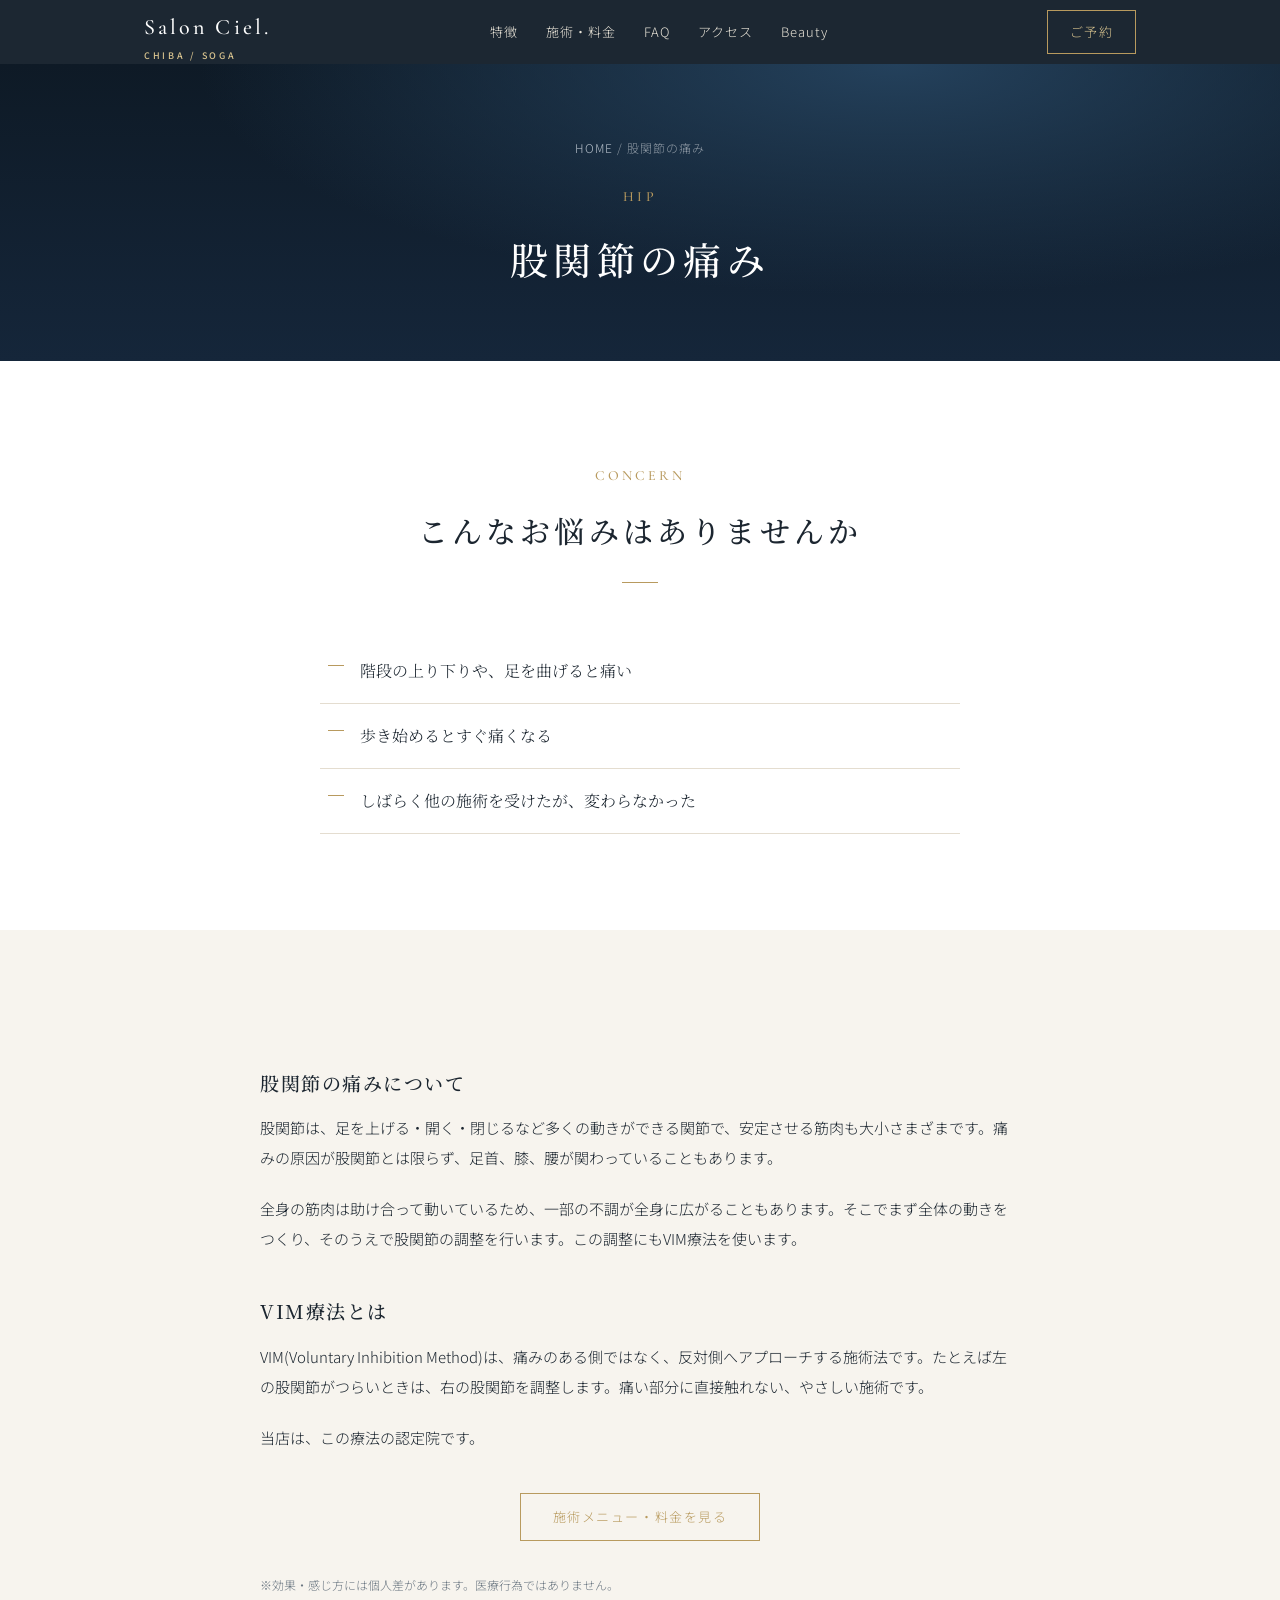
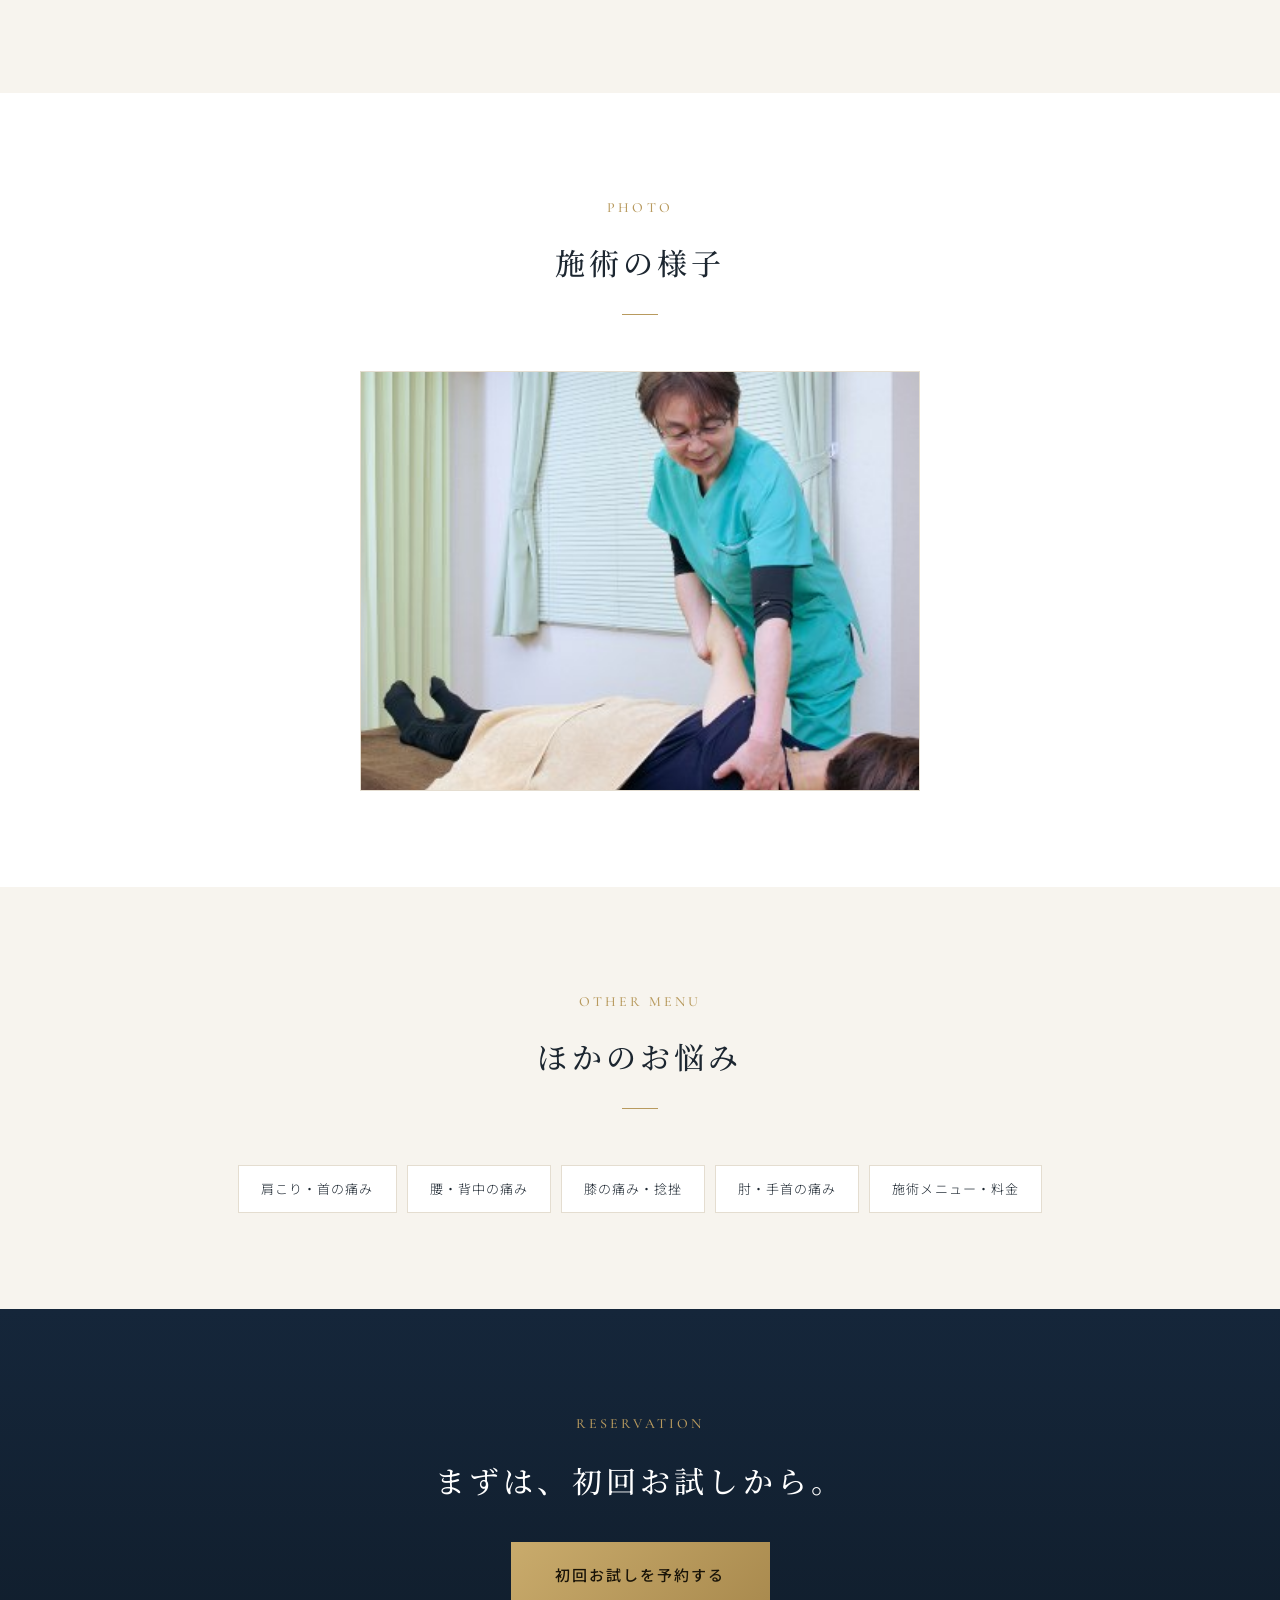
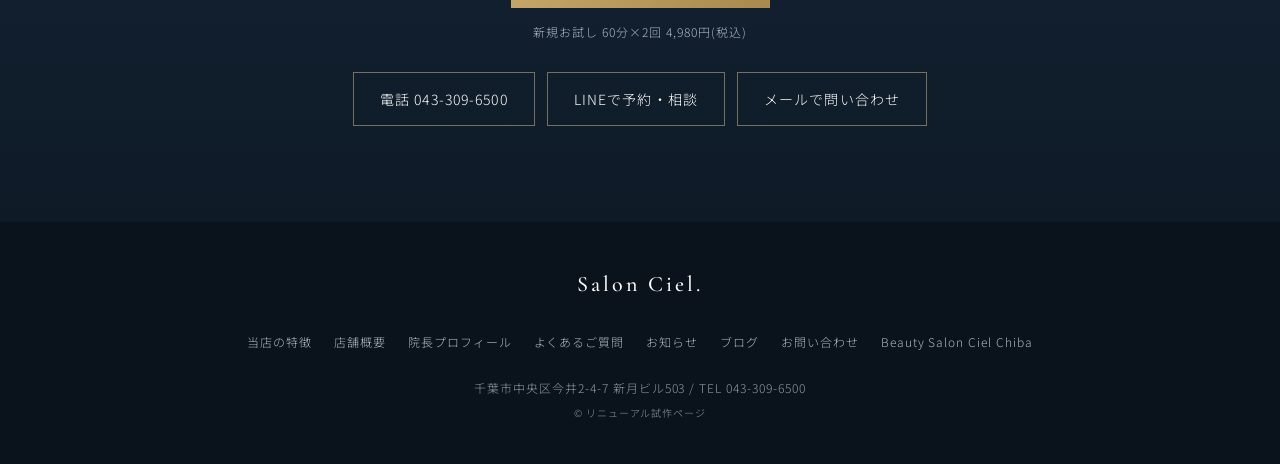
<file: hip.html>
<!doctype html>
<html lang="ja">
<head>
<meta charset="utf-8">
<meta name="viewport" content="width=device-width,initial-scale=1">
<meta name="robots" content="noindex,nofollow">
<title>【試作】股関節の痛み | Salon Ciel. Chiba</title>
<meta name="description" content="股関節の痛みでお悩みの方へ。蘇我駅徒歩1分の整体サロンの施術をご紹介します。">
<link rel="preconnect" href="https://fonts.googleapis.com">
<link rel="preconnect" href="https://fonts.gstatic.com" crossorigin>
<link href="https://fonts.googleapis.com/css2?family=Cormorant+Garamond:wght@400;500;600&family=Noto+Serif+JP:wght@400;500;700&family=Noto+Sans+JP:wght@300;400;500&display=swap" rel="stylesheet">
<style>
:root{
  --navy:#0e1a26;--navy2:#15263a;--ink:#1c2630;--sub:#6b7782;
  --gold:#b89a5e;--gold-l:#d9c48f;--ivory:#f7f4ee;--line:#e4ddd0;--white:#fff
}
*{box-sizing:border-box}
html{scroll-behavior:smooth}
body{margin:0;font-family:"Noto Sans JP","Hiragino Sans",Meiryo,sans-serif;font-weight:300;color:var(--ink);line-height:2;background:var(--white);padding-bottom:64px}
a{color:inherit}
.serif{font-family:"Noto Serif JP","Hiragino Mincho ProN",serif}
.en{font-family:"Cormorant Garamond",serif;letter-spacing:.22em;text-transform:uppercase;color:var(--gold);font-size:14px;font-weight:500}
.wrap{max-width:1040px;margin:0 auto;padding:0 24px}

.banner{background:#2a2320;color:var(--gold-l);font-size:12px;text-align:center;padding:6px 12px;letter-spacing:.05em}

header{position:sticky;top:0;z-index:30;background:rgba(14,26,38,.94);backdrop-filter:blur(6px)}
header .wrap{display:flex;align-items:center;justify-content:space-between;height:64px}
.logo{font-family:"Cormorant Garamond",serif;font-size:22px;letter-spacing:.14em;color:#fff;text-decoration:none;font-weight:500}
.logo small{display:block;font-family:"Noto Sans JP";font-size:9px;letter-spacing:.3em;color:var(--gold-l);line-height:1;margin-top:2px}
nav{display:none;gap:28px;font-size:13px;letter-spacing:.08em}
nav a{color:#e9e4d8;text-decoration:none}
nav a:hover{color:var(--gold-l)}
.hbtn{display:none;border:1px solid var(--gold);color:var(--gold-l);padding:8px 22px;font-size:13px;letter-spacing:.1em;text-decoration:none}
@media(min-width:900px){nav{display:flex}.hbtn{display:inline-block}}

.hero{position:relative;color:#fff;text-align:center;padding:96px 0 0;
  background:radial-gradient(ellipse at 70% 10%,#24415c 0,transparent 55%),linear-gradient(180deg,#0e1a26,#15263a)}
.hero .photo-note{position:absolute;right:12px;top:12px;font-size:11px;color:#8b98a5}
.hero .en{display:block;margin-bottom:24px}
.hero h1{font-family:"Noto Serif JP",serif;font-weight:500;font-size:clamp(26px,5.6vw,46px);line-height:1.6;letter-spacing:.12em;margin:0 0 24px}
.hero h1 em{font-style:normal;color:var(--gold-l)}
.hero p.lead{max-width:560px;margin:0 auto 40px;color:#c8d0d8;font-size:14px}
.btn{display:inline-block;background:linear-gradient(135deg,#c9ab6c,#a98a4e);color:#1a1408;font-weight:500;text-decoration:none;letter-spacing:.14em;padding:18px 44px;font-size:15px}
.btn:hover{filter:brightness(1.08)}
.btn-sub{display:block;margin-top:12px;font-size:12px;color:#aeb8c2;letter-spacing:.08em}
.stats{display:grid;grid-template-columns:repeat(3,1fr);margin-top:72px;border-top:1px solid rgba(217,196,143,.3);background:rgba(0,0,0,.22)}
.stats div{padding:24px 8px;border-right:1px solid rgba(217,196,143,.2)}
.stats div:last-child{border-right:0}
.stats b{display:block;font-family:"Cormorant Garamond",serif;font-size:clamp(26px,5vw,40px);color:var(--gold-l);font-weight:500;line-height:1.2}
.stats span{font-size:11px;letter-spacing:.1em;color:#b6c0ca}

section{padding:96px 0}
.alt{background:var(--ivory)}
.dark{background:var(--navy);color:#fff}
.head{text-align:center;margin-bottom:56px}
.head h2{font-family:"Noto Serif JP",serif;font-weight:500;font-size:clamp(22px,4vw,30px);letter-spacing:.14em;margin:10px 0 0}
.head h2::after{content:"";display:block;width:36px;height:1px;background:var(--gold);margin:22px auto 0}

.grid{display:grid;gap:28px;grid-template-columns:repeat(auto-fit,minmax(260px,1fr))}
.feat{background:#fff;border:1px solid var(--line);padding:40px 28px 32px;position:relative}
.feat .no{font-family:"Cormorant Garamond",serif;font-size:42px;color:var(--gold);line-height:1;opacity:.9}
.feat h3{font-family:"Noto Serif JP",serif;font-weight:500;font-size:18px;letter-spacing:.08em;margin:14px 0 10px}
.feat p{margin:0;font-size:14px;color:var(--sub)}

.ph{aspect-ratio:4/3;display:grid;place-items:center;color:#9aa6b1;font-size:12px;letter-spacing:.1em;
  background:repeating-linear-gradient(135deg,#eceae4 0 12px,#f3f1ec 12px 24px);border:1px solid var(--line)}
.worry{display:grid;gap:0;grid-template-columns:repeat(auto-fit,minmax(150px,1fr));border-top:1px solid var(--line);border-left:1px solid var(--line)}
.worry a{padding:32px 16px;text-align:center;border-right:1px solid var(--line);border-bottom:1px solid var(--line);background:#fff;text-decoration:none}
.worry b{display:block;font-family:"Noto Serif JP",serif;font-weight:500;letter-spacing:.1em;font-size:17px}
.worry span{font-size:12px;color:var(--sub)}

.price{max-width:640px;margin:0 auto}
.price .row{display:flex;justify-content:space-between;align-items:baseline;border-bottom:1px solid rgba(217,196,143,.28);padding:20px 4px}
.price .row span{font-size:15px;letter-spacing:.06em}
.price .row b{font-family:"Noto Serif JP",serif;font-weight:500;font-size:22px;color:var(--gold-l)}
.price .first{background:rgba(217,196,143,.08);border:1px solid var(--gold);padding:28px 24px;margin-bottom:24px;text-align:center}
.price .first .t{letter-spacing:.14em;font-size:13px;color:var(--gold-l)}
.price .first b{display:block;font-family:"Noto Serif JP",serif;font-weight:500;font-size:44px;line-height:1.4}
.price .first b small{font-size:15px;margin-left:6px;color:#c8d0d8}
.note{font-size:12px;color:#8e99a4;margin-top:20px}

.steps{display:grid;gap:0;grid-template-columns:repeat(auto-fit,minmax(210px,1fr))}
.step{padding:8px 28px 24px;border-left:1px solid var(--gold)}
.step .no{font-family:"Cormorant Garamond",serif;font-size:14px;letter-spacing:.2em;color:var(--gold)}
.step h3{font-family:"Noto Serif JP",serif;font-weight:500;margin:4px 0 8px;font-size:17px}
.step p{margin:0;font-size:13px;color:var(--sub)}

.todo{display:inline-block;background:#fff3cd;color:#664d03;font-size:11px;padding:0 8px;margin-left:4px;vertical-align:middle}
.voice{background:#fff;border:1px solid var(--line);padding:32px;text-align:center;color:var(--sub);font-size:14px}

details{border-bottom:1px solid var(--line);padding:20px 4px}
summary{cursor:pointer;font-family:"Noto Serif JP",serif;font-weight:500;letter-spacing:.05em;list-style:none;position:relative;padding-right:32px}
summary::-webkit-details-marker{display:none}
summary::after{content:"+";position:absolute;right:4px;top:-2px;color:var(--gold);font-size:22px;font-weight:300}
details[open] summary::after{content:"−"}
details p{margin:12px 0 0;font-size:14px;color:var(--sub)}

.cta{text-align:center;background:linear-gradient(180deg,#15263a,#0e1a26);color:#fff}
.cta h2{font-family:"Noto Serif JP",serif;font-weight:500;font-size:clamp(22px,4vw,30px);letter-spacing:.14em;margin:12px 0 32px}
.access{display:grid;gap:32px;grid-template-columns:repeat(auto-fit,minmax(280px,1fr));align-items:start}
.access dl{margin:0;font-size:14px}
.access dt{color:var(--gold);font-size:12px;letter-spacing:.2em;margin-top:18px}
.access dd{margin:2px 0 0}

/* 写真枠: images/ に同名ファイルを置けば自動で表示、無ければ仮枠 */
.photo{position:relative;margin:0;overflow:hidden;background:repeating-linear-gradient(135deg,#e9e6df 0 14px,#f1eee8 14px 28px);border:1px solid var(--line)}
.photo::before{content:attr(data-label);position:absolute;inset:0;display:grid;place-items:center;text-align:center;padding:12px;font-size:12px;letter-spacing:.12em;color:#98a3ad;line-height:1.7}
.photo img{position:relative;display:block;width:100%;height:100%;object-fit:cover}
.r43{aspect-ratio:4/3}.r32{aspect-ratio:3/2}.r11{aspect-ratio:1/1}.r34{aspect-ratio:3/4}.r169{aspect-ratio:16/9}
.dark .photo,.hero .photo{background:repeating-linear-gradient(135deg,#1b2d40 0 14px,#203449 14px 28px);border-color:rgba(217,196,143,.25)}
.dark .photo::before,.hero .photo::before{color:#7d8d9c}
.hero-grid{display:grid;gap:40px;align-items:center;text-align:left}
.hero-grid .txt{text-align:center}
@media(min-width:900px){.hero-grid{grid-template-columns:1.05fr .95fr}.hero-grid .txt{text-align:left}.hero-grid .lead{margin-left:0!important}}
.hero-grid .photo{box-shadow:0 0 0 8px rgba(217,196,143,.12)}
.split{display:grid;gap:32px;align-items:center;margin-bottom:72px}
.split:last-child{margin-bottom:0}
.split h3{font-family:"Noto Serif JP",serif;font-weight:500;font-size:clamp(19px,3.4vw,24px);letter-spacing:.08em;line-height:1.7;margin:8px 0 14px}
.split p{margin:0;font-size:14px;color:var(--sub)}
.split .no{font-family:"Cormorant Garamond",serif;font-size:56px;color:var(--gold);line-height:1;opacity:.85}
@media(min-width:860px){.split{grid-template-columns:1fr 1fr;gap:64px}.split.rev .photo{order:2}}
.gallery{display:grid;gap:12px;grid-template-columns:repeat(2,1fr)}
@media(min-width:860px){.gallery{grid-template-columns:repeat(4,1fr)}}
.profile{display:grid;gap:40px;align-items:center}
@media(min-width:860px){.profile{grid-template-columns:340px 1fr}}
.profile h3{font-family:"Noto Serif JP",serif;font-weight:500;font-size:22px;letter-spacing:.1em;margin:6px 0 4px}
.profile .role{font-size:12px;color:var(--gold);letter-spacing:.2em}
.profile p{font-size:14px;color:var(--sub);margin:16px 0 0}
.media{display:flex;flex-wrap:wrap;justify-content:center;gap:12px;margin-top:8px}
.media span{border:1px solid var(--line);padding:6px 18px;font-size:12px;color:var(--sub);letter-spacing:.1em;background:#fff}
.more{text-align:center;margin-top:40px}.more a{display:inline-block;border:1px solid var(--gold);color:var(--gold);padding:10px 32px;font-size:13px;letter-spacing:.12em;text-decoration:none}.more a:hover{background:var(--gold);color:#fff}.dark .more a{color:var(--gold-l)}.dark .more a:hover{color:#1a1408;background:var(--gold-l)}
.contact3{display:flex;flex-wrap:wrap;justify-content:center;gap:12px;margin-top:28px}.contact3 a{border:1px solid rgba(217,196,143,.5);color:#fff;text-decoration:none;padding:12px 26px;font-size:14px;letter-spacing:.08em}.contact3 a:hover{background:rgba(217,196,143,.15)}
.flinks{display:flex;flex-wrap:wrap;justify-content:center;gap:6px 22px;margin:0 0 22px;font-size:12px}.flinks a{color:#aeb8c2;text-decoration:none}.flinks a:hover{color:var(--gold-l)}
footer{background:#0a131c;color:#8e99a4;text-align:center;padding:40px 0;font-size:12px;letter-spacing:.08em}
footer .logo{display:inline-block;margin-bottom:10px}

.bar{position:fixed;left:0;right:0;bottom:0;display:flex;z-index:40;background:#0e1a26;border-top:1px solid var(--gold)}
.bar a{flex:1;text-align:center;text-decoration:none;padding:16px 4px;font-size:13px;letter-spacing:.12em;color:var(--gold-l)}
.bar a.main{background:linear-gradient(135deg,#c9ab6c,#a98a4e);color:#1a1408;font-weight:500;flex:1.6}
@media(min-width:900px){.bar{display:none}body{padding-bottom:0}}

.sub-hero{background:radial-gradient(ellipse at 70% 0,#24415c 0,transparent 55%),linear-gradient(180deg,#0e1a26,#15263a);color:#fff;text-align:center;padding:72px 0 64px}
.sub-hero h1{font-family:"Noto Serif JP",serif;font-weight:500;font-size:clamp(24px,5vw,38px);letter-spacing:.14em;margin:10px 0 0}
.crumb{font-size:12px;color:#8e99a4;margin-bottom:18px;letter-spacing:.08em}.crumb a{color:#b6c0ca;text-decoration:none}
.worries{max-width:640px;margin:0 auto;padding:0;list-style:none}
.worries li{padding:16px 8px 16px 40px;border-bottom:1px solid var(--line);position:relative;font-family:"Noto Serif JP",serif}
.worries li::before{content:"";position:absolute;left:8px;top:26px;width:16px;height:1px;background:var(--gold)}
.prose{max-width:760px;margin:0 auto;font-size:15px}
.prose p{margin:0 0 1.4em}
.prose h3{font-family:"Noto Serif JP",serif;font-weight:500;letter-spacing:.08em;font-size:19px;margin:2em 0 .6em;color:var(--ink)}
.plan{display:grid;gap:16px;grid-template-columns:repeat(auto-fit,minmax(240px,1fr));margin-top:8px}
.plan .p{background:#fff;border:1px solid var(--line);padding:28px 24px}
.plan .p h3{font-family:"Noto Serif JP",serif;font-weight:500;font-size:17px;margin:0 0 4px}
.plan .p .pr{font-family:"Noto Serif JP",serif;font-size:26px;color:var(--gold);margin:6px 0 10px}
.plan .p p{margin:0;font-size:13px;color:var(--sub)}
.plan .p.first{border-color:var(--gold);background:#fffdf7}
.others{display:flex;flex-wrap:wrap;gap:10px;justify-content:center}
.others a{border:1px solid var(--line);background:#fff;padding:10px 22px;font-size:13px;text-decoration:none;letter-spacing:.08em}
.others a:hover{border-color:var(--gold);color:var(--gold)}
.disc{font-size:12px;color:var(--sub);max-width:760px;margin:32px auto 0}
</style>
</head>
<body>
<header>
  <div class="wrap">
    <a class="logo" href="index.html#top">Salon Ciel.<small>CHIBA / SOGA</small></a>
    <nav>
      <a href="index.html#feature">特徴</a>
      <a href="index.html#menu">施術・料金</a>
      <a href="index.html#faq">FAQ</a>
      <a href="index.html#access">アクセス</a>
      <a href="https://salonciel-chiba.com/beauty/">Beauty</a>
    </nav>
    <a class="hbtn" href="index.html#reserve">ご予約</a>
  </div>
</header>
<main>
  <div class="sub-hero"><div class="wrap">
    <div class="crumb"><a href="index.html">HOME</a> / 股関節の痛み</div>
    <span class="en">HIP</span>
    <h1>股関節の痛み</h1>
  </div></div>
  <section>
    <div class="wrap">
      <div class="head"><span class="en">Concern</span><h2>こんなお悩みはありませんか</h2></div>
      <ul class="worries"><li>階段の上り下りや、足を曲げると痛い</li><li>歩き始めるとすぐ痛くなる</li><li>しばらく他の施術を受けたが、変わらなかった</li></ul>
    </div>
  </section>
  <section class="alt">
    <div class="wrap">
      <div class="prose">
      <h3>股関節の痛みについて</h3>
      <p>股関節は、足を上げる・開く・閉じるなど多くの動きができる関節で、安定させる筋肉も大小さまざまです。痛みの原因が股関節とは限らず、足首、膝、腰が関わっていることもあります。</p>
      <p>全身の筋肉は助け合って動いているため、一部の不調が全身に広がることもあります。そこでまず全体の動きをつくり、そのうえで股関節の調整を行います。この調整にもVIM療法を使います。</p>
      <h3>VIM療法とは</h3>
      <p>VIM(Voluntary Inhibition Method)は、痛みのある側ではなく、反対側へアプローチする施術法です。たとえば左の股関節がつらいときは、右の股関節を調整します。痛い部分に直接触れない、やさしい施術です。</p>
      <p>当店は、この療法の認定院です。</p>
      </div>
      <div class="more"><a href="treatment.html">施術メニュー・料金を見る</a></div>
      <p class="disc">※効果・感じ方には個人差があります。医療行為ではありません。</p>
    </div>
  </section>
  <section>
    <div class="wrap">
      <div class="head"><span class="en">Photo</span><h2>施術の様子</h2></div>
      <figure class="photo r43" style="max-width:560px;margin:0 auto" data-label="施術風景&#10;images/feature2.jpg"><img src="images/feature2.jpg" alt="施術の様子" onerror="this.remove()"></figure>
    </div>
  </section>
  <section class="alt"><div class="wrap"><div class="head"><span class="en">Other Menu</span><h2>ほかのお悩み</h2></div><div class="others"><a href="neck-shoulder.html">肩こり・首の痛み</a><a href="waist-back.html">腰・背中の痛み</a><a href="knees-foot.html">膝の痛み・捻挫</a><a href="elbow-wrist.html">肘・手首の痛み</a><a href="treatment.html">施術メニュー・料金</a></div></div></section>
  <section class="cta">
    <div class="wrap">
      <span class="en">Reservation</span>
      <h2>まずは、初回お試しから。</h2>
      <a class="btn" href="https://ssv.onemorehand.jp/salonciel_chiba/">初回お試しを予約する</a>
      <span class="btn-sub">新規お試し 60分×2回 4,980円(税込)</span>
      <div class="contact3"><a href="tel:0433096500">電話 043-309-6500</a><a href="https://lin.ee/z3pU5tS">LINEで予約・相談</a><a href="https://salonciel-chiba.com/contact/">メールで問い合わせ</a></div>
    </div>
  </section>
</main>
<footer>
  <a class="logo" href="index.html#top">Salon Ciel.</a><br>
  <div class="flinks" style="margin-top:14px"><a href="https://salonciel-chiba.com/feature/">当店の特徴</a><a href="https://salonciel-chiba.com/about/">店舗概要</a><a href="https://salonciel-chiba.com/profile/">院長プロフィール</a><a href="https://salonciel-chiba.com/q_a/">よくあるご質問</a><a href="https://salonciel-chiba.com/category/news/">お知らせ</a><a href="https://salonciel-chiba.com/category/all/">ブログ</a><a href="https://salonciel-chiba.com/contact/">お問い合わせ</a><a href="https://salonciel-chiba.com/beauty/">Beauty Salon Ciel Chiba</a></div>
  千葉市中央区今井2-4-7 新月ビル503 / TEL 043-309-6500<br>
  <small>© リニューアル試作ページ</small>
</footer>
<div class="bar">
  <a class="main" href="https://ssv.onemorehand.jp/salonciel_chiba/">予約する</a>
  <a href="tel:0433096500">電話</a>
  <a href="https://lin.ee/z3pU5tS">LINE</a>
</div>
</body>
</html>
</file>
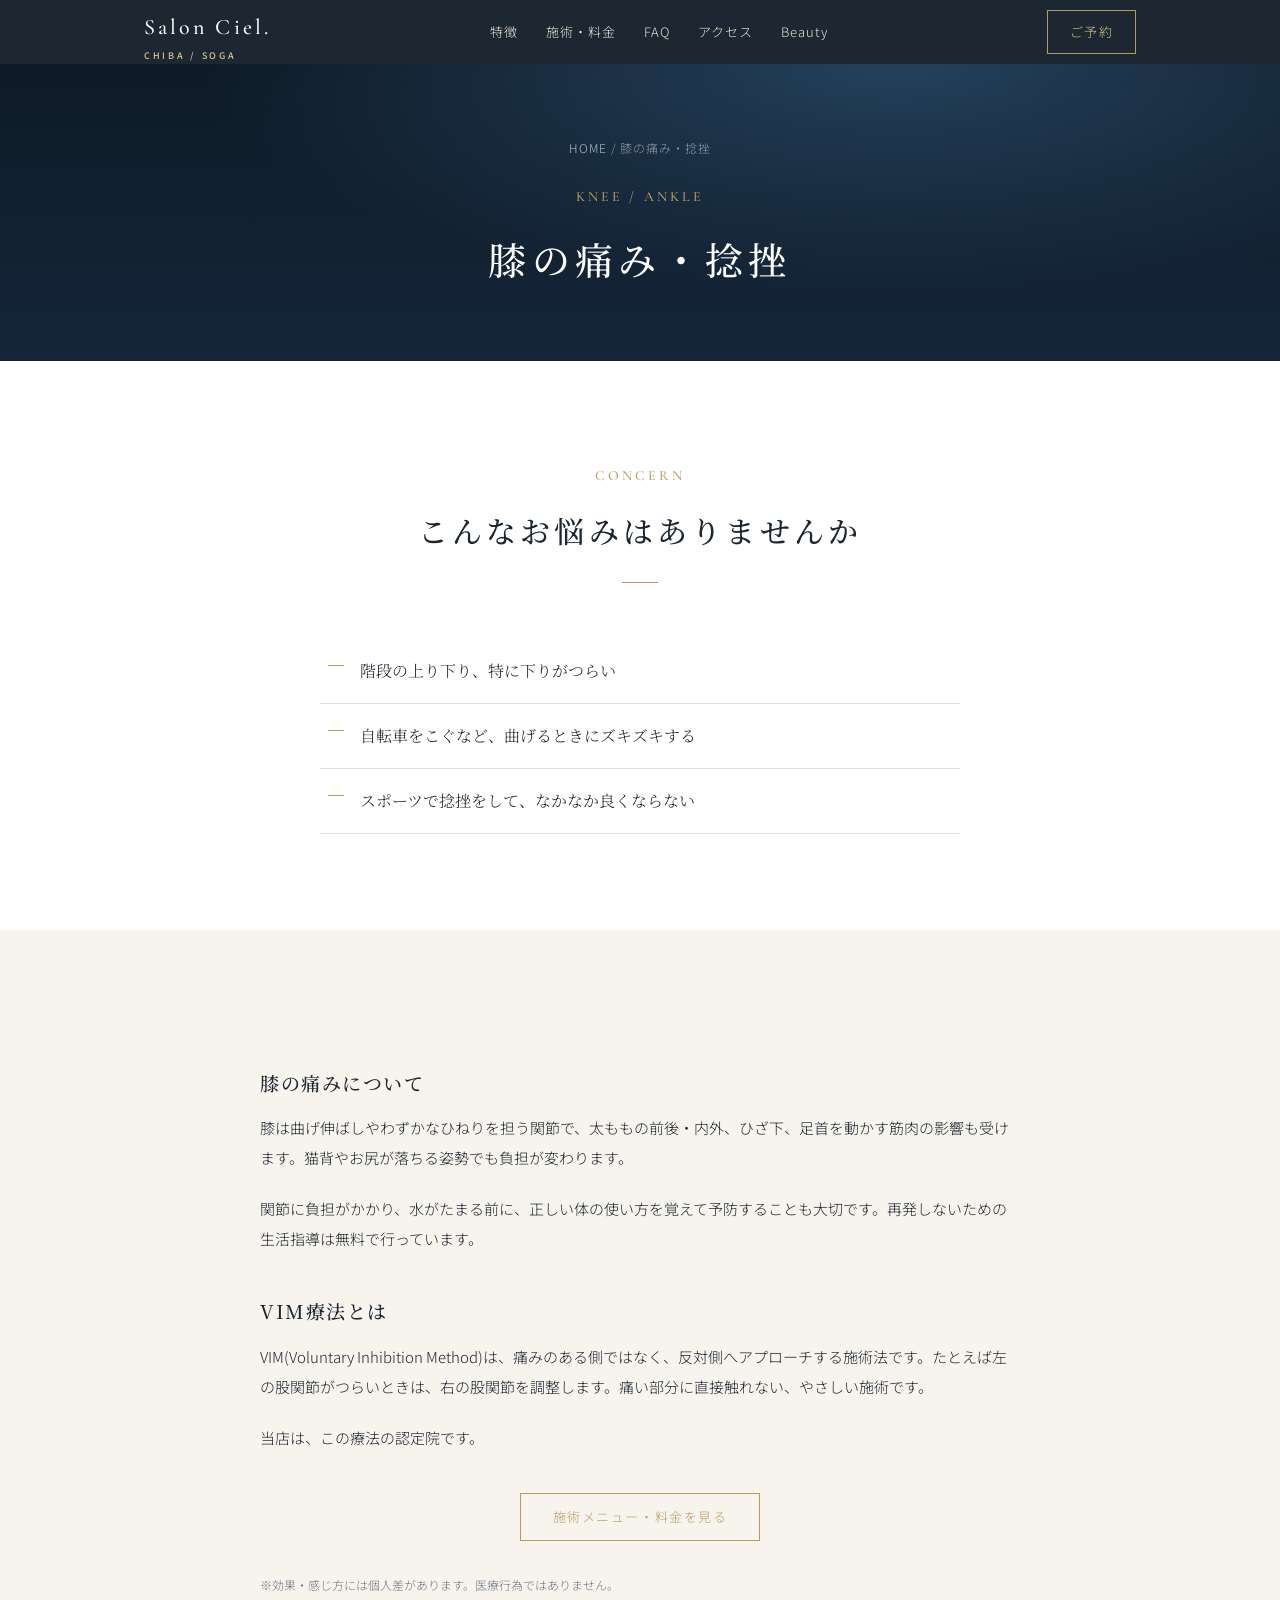
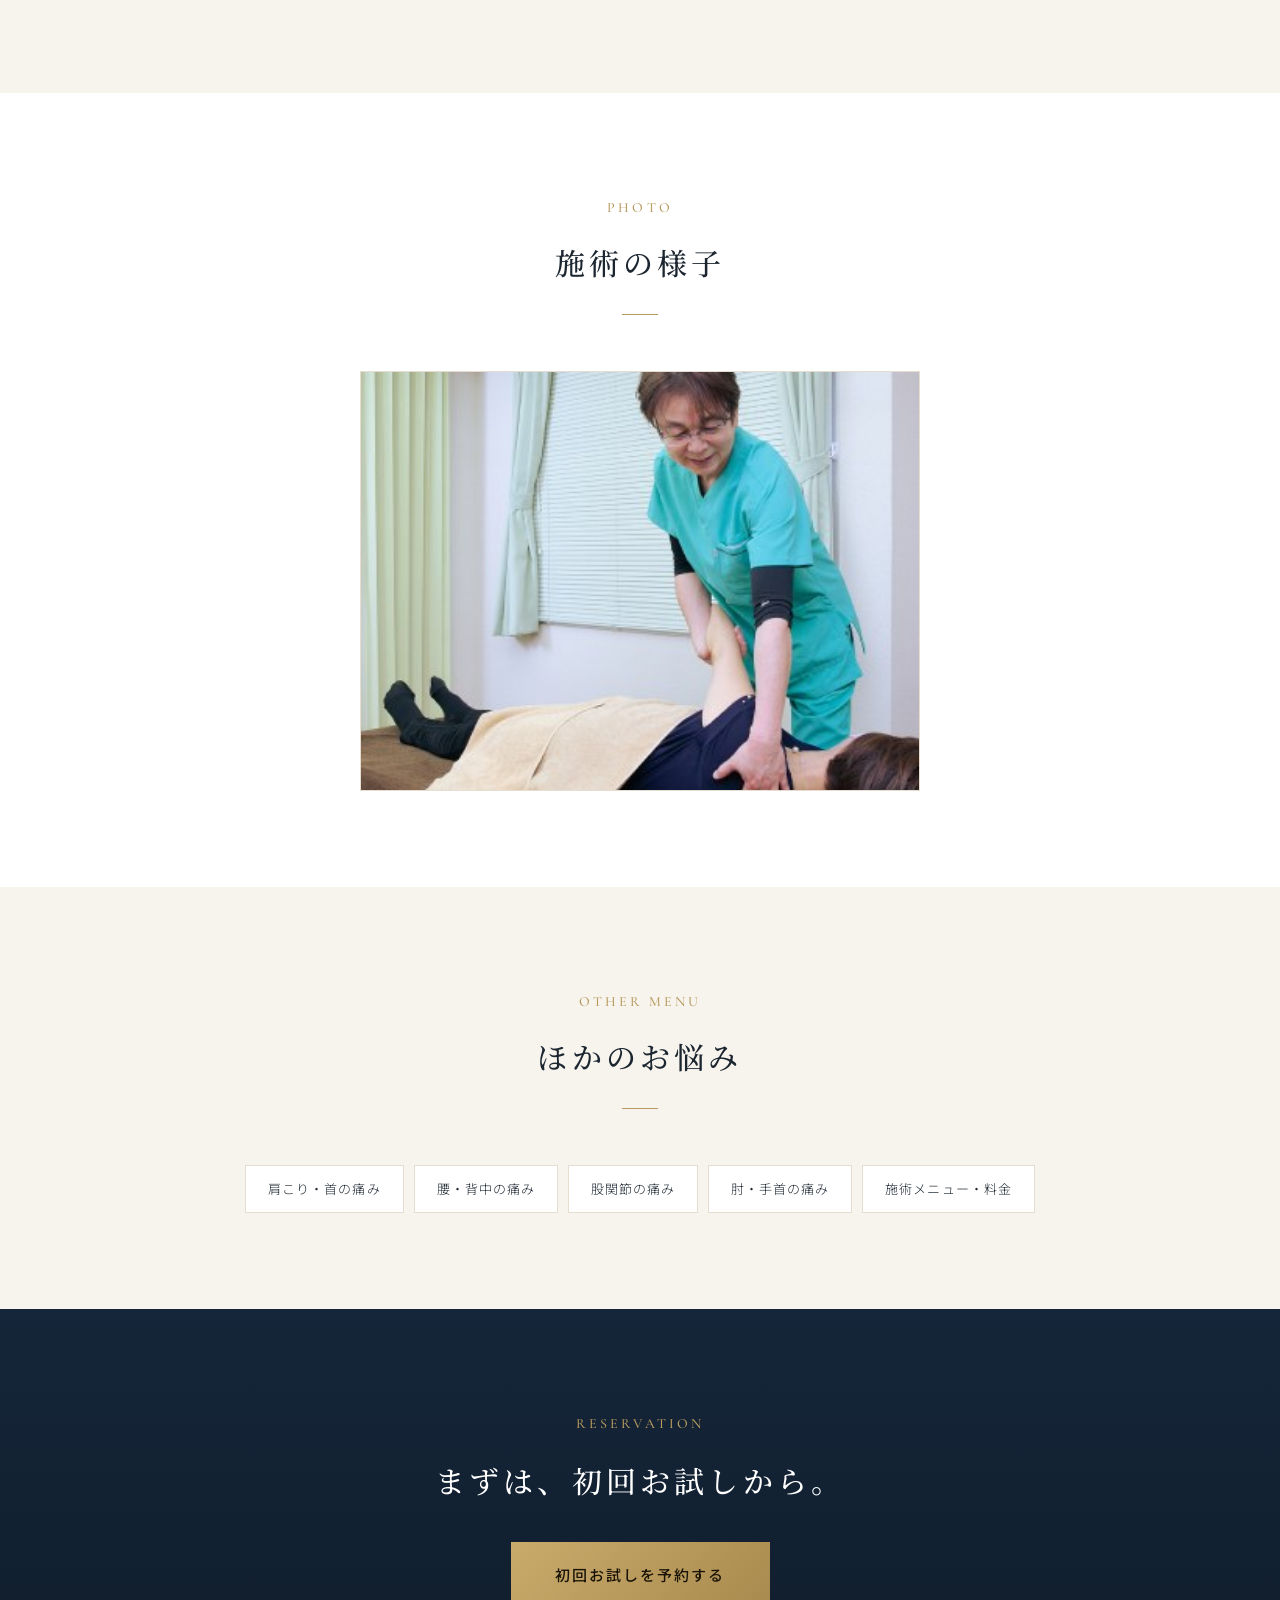
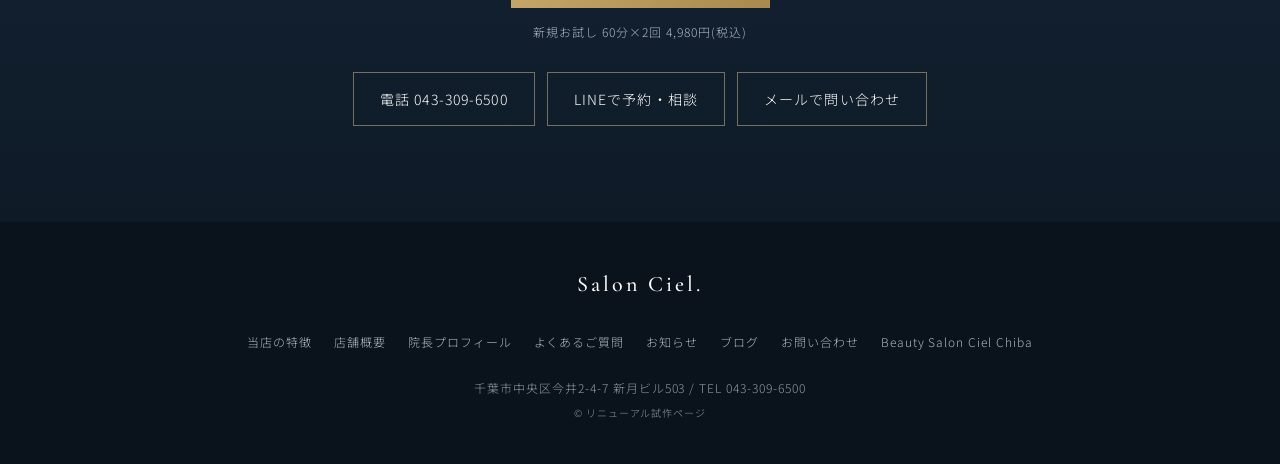
<file: knees-foot.html>
<!doctype html>
<html lang="ja">
<head>
<meta charset="utf-8">
<meta name="viewport" content="width=device-width,initial-scale=1">
<meta name="robots" content="noindex,nofollow">
<title>【試作】膝の痛み・捻挫 | Salon Ciel. Chiba</title>
<meta name="description" content="膝の痛み・捻挫でお悩みの方へ。蘇我駅徒歩1分の整体サロンの施術をご紹介します。">
<link rel="preconnect" href="https://fonts.googleapis.com">
<link rel="preconnect" href="https://fonts.gstatic.com" crossorigin>
<link href="https://fonts.googleapis.com/css2?family=Cormorant+Garamond:wght@400;500;600&family=Noto+Serif+JP:wght@400;500;700&family=Noto+Sans+JP:wght@300;400;500&display=swap" rel="stylesheet">
<style>
:root{
  --navy:#0e1a26;--navy2:#15263a;--ink:#1c2630;--sub:#6b7782;
  --gold:#b89a5e;--gold-l:#d9c48f;--ivory:#f7f4ee;--line:#e4ddd0;--white:#fff
}
*{box-sizing:border-box}
html{scroll-behavior:smooth}
body{margin:0;font-family:"Noto Sans JP","Hiragino Sans",Meiryo,sans-serif;font-weight:300;color:var(--ink);line-height:2;background:var(--white);padding-bottom:64px}
a{color:inherit}
.serif{font-family:"Noto Serif JP","Hiragino Mincho ProN",serif}
.en{font-family:"Cormorant Garamond",serif;letter-spacing:.22em;text-transform:uppercase;color:var(--gold);font-size:14px;font-weight:500}
.wrap{max-width:1040px;margin:0 auto;padding:0 24px}

.banner{background:#2a2320;color:var(--gold-l);font-size:12px;text-align:center;padding:6px 12px;letter-spacing:.05em}

header{position:sticky;top:0;z-index:30;background:rgba(14,26,38,.94);backdrop-filter:blur(6px)}
header .wrap{display:flex;align-items:center;justify-content:space-between;height:64px}
.logo{font-family:"Cormorant Garamond",serif;font-size:22px;letter-spacing:.14em;color:#fff;text-decoration:none;font-weight:500}
.logo small{display:block;font-family:"Noto Sans JP";font-size:9px;letter-spacing:.3em;color:var(--gold-l);line-height:1;margin-top:2px}
nav{display:none;gap:28px;font-size:13px;letter-spacing:.08em}
nav a{color:#e9e4d8;text-decoration:none}
nav a:hover{color:var(--gold-l)}
.hbtn{display:none;border:1px solid var(--gold);color:var(--gold-l);padding:8px 22px;font-size:13px;letter-spacing:.1em;text-decoration:none}
@media(min-width:900px){nav{display:flex}.hbtn{display:inline-block}}

.hero{position:relative;color:#fff;text-align:center;padding:96px 0 0;
  background:radial-gradient(ellipse at 70% 10%,#24415c 0,transparent 55%),linear-gradient(180deg,#0e1a26,#15263a)}
.hero .photo-note{position:absolute;right:12px;top:12px;font-size:11px;color:#8b98a5}
.hero .en{display:block;margin-bottom:24px}
.hero h1{font-family:"Noto Serif JP",serif;font-weight:500;font-size:clamp(26px,5.6vw,46px);line-height:1.6;letter-spacing:.12em;margin:0 0 24px}
.hero h1 em{font-style:normal;color:var(--gold-l)}
.hero p.lead{max-width:560px;margin:0 auto 40px;color:#c8d0d8;font-size:14px}
.btn{display:inline-block;background:linear-gradient(135deg,#c9ab6c,#a98a4e);color:#1a1408;font-weight:500;text-decoration:none;letter-spacing:.14em;padding:18px 44px;font-size:15px}
.btn:hover{filter:brightness(1.08)}
.btn-sub{display:block;margin-top:12px;font-size:12px;color:#aeb8c2;letter-spacing:.08em}
.stats{display:grid;grid-template-columns:repeat(3,1fr);margin-top:72px;border-top:1px solid rgba(217,196,143,.3);background:rgba(0,0,0,.22)}
.stats div{padding:24px 8px;border-right:1px solid rgba(217,196,143,.2)}
.stats div:last-child{border-right:0}
.stats b{display:block;font-family:"Cormorant Garamond",serif;font-size:clamp(26px,5vw,40px);color:var(--gold-l);font-weight:500;line-height:1.2}
.stats span{font-size:11px;letter-spacing:.1em;color:#b6c0ca}

section{padding:96px 0}
.alt{background:var(--ivory)}
.dark{background:var(--navy);color:#fff}
.head{text-align:center;margin-bottom:56px}
.head h2{font-family:"Noto Serif JP",serif;font-weight:500;font-size:clamp(22px,4vw,30px);letter-spacing:.14em;margin:10px 0 0}
.head h2::after{content:"";display:block;width:36px;height:1px;background:var(--gold);margin:22px auto 0}

.grid{display:grid;gap:28px;grid-template-columns:repeat(auto-fit,minmax(260px,1fr))}
.feat{background:#fff;border:1px solid var(--line);padding:40px 28px 32px;position:relative}
.feat .no{font-family:"Cormorant Garamond",serif;font-size:42px;color:var(--gold);line-height:1;opacity:.9}
.feat h3{font-family:"Noto Serif JP",serif;font-weight:500;font-size:18px;letter-spacing:.08em;margin:14px 0 10px}
.feat p{margin:0;font-size:14px;color:var(--sub)}

.ph{aspect-ratio:4/3;display:grid;place-items:center;color:#9aa6b1;font-size:12px;letter-spacing:.1em;
  background:repeating-linear-gradient(135deg,#eceae4 0 12px,#f3f1ec 12px 24px);border:1px solid var(--line)}
.worry{display:grid;gap:0;grid-template-columns:repeat(auto-fit,minmax(150px,1fr));border-top:1px solid var(--line);border-left:1px solid var(--line)}
.worry a{padding:32px 16px;text-align:center;border-right:1px solid var(--line);border-bottom:1px solid var(--line);background:#fff;text-decoration:none}
.worry b{display:block;font-family:"Noto Serif JP",serif;font-weight:500;letter-spacing:.1em;font-size:17px}
.worry span{font-size:12px;color:var(--sub)}

.price{max-width:640px;margin:0 auto}
.price .row{display:flex;justify-content:space-between;align-items:baseline;border-bottom:1px solid rgba(217,196,143,.28);padding:20px 4px}
.price .row span{font-size:15px;letter-spacing:.06em}
.price .row b{font-family:"Noto Serif JP",serif;font-weight:500;font-size:22px;color:var(--gold-l)}
.price .first{background:rgba(217,196,143,.08);border:1px solid var(--gold);padding:28px 24px;margin-bottom:24px;text-align:center}
.price .first .t{letter-spacing:.14em;font-size:13px;color:var(--gold-l)}
.price .first b{display:block;font-family:"Noto Serif JP",serif;font-weight:500;font-size:44px;line-height:1.4}
.price .first b small{font-size:15px;margin-left:6px;color:#c8d0d8}
.note{font-size:12px;color:#8e99a4;margin-top:20px}

.steps{display:grid;gap:0;grid-template-columns:repeat(auto-fit,minmax(210px,1fr))}
.step{padding:8px 28px 24px;border-left:1px solid var(--gold)}
.step .no{font-family:"Cormorant Garamond",serif;font-size:14px;letter-spacing:.2em;color:var(--gold)}
.step h3{font-family:"Noto Serif JP",serif;font-weight:500;margin:4px 0 8px;font-size:17px}
.step p{margin:0;font-size:13px;color:var(--sub)}

.todo{display:inline-block;background:#fff3cd;color:#664d03;font-size:11px;padding:0 8px;margin-left:4px;vertical-align:middle}
.voice{background:#fff;border:1px solid var(--line);padding:32px;text-align:center;color:var(--sub);font-size:14px}

details{border-bottom:1px solid var(--line);padding:20px 4px}
summary{cursor:pointer;font-family:"Noto Serif JP",serif;font-weight:500;letter-spacing:.05em;list-style:none;position:relative;padding-right:32px}
summary::-webkit-details-marker{display:none}
summary::after{content:"+";position:absolute;right:4px;top:-2px;color:var(--gold);font-size:22px;font-weight:300}
details[open] summary::after{content:"−"}
details p{margin:12px 0 0;font-size:14px;color:var(--sub)}

.cta{text-align:center;background:linear-gradient(180deg,#15263a,#0e1a26);color:#fff}
.cta h2{font-family:"Noto Serif JP",serif;font-weight:500;font-size:clamp(22px,4vw,30px);letter-spacing:.14em;margin:12px 0 32px}
.access{display:grid;gap:32px;grid-template-columns:repeat(auto-fit,minmax(280px,1fr));align-items:start}
.access dl{margin:0;font-size:14px}
.access dt{color:var(--gold);font-size:12px;letter-spacing:.2em;margin-top:18px}
.access dd{margin:2px 0 0}

/* 写真枠: images/ に同名ファイルを置けば自動で表示、無ければ仮枠 */
.photo{position:relative;margin:0;overflow:hidden;background:repeating-linear-gradient(135deg,#e9e6df 0 14px,#f1eee8 14px 28px);border:1px solid var(--line)}
.photo::before{content:attr(data-label);position:absolute;inset:0;display:grid;place-items:center;text-align:center;padding:12px;font-size:12px;letter-spacing:.12em;color:#98a3ad;line-height:1.7}
.photo img{position:relative;display:block;width:100%;height:100%;object-fit:cover}
.r43{aspect-ratio:4/3}.r32{aspect-ratio:3/2}.r11{aspect-ratio:1/1}.r34{aspect-ratio:3/4}.r169{aspect-ratio:16/9}
.dark .photo,.hero .photo{background:repeating-linear-gradient(135deg,#1b2d40 0 14px,#203449 14px 28px);border-color:rgba(217,196,143,.25)}
.dark .photo::before,.hero .photo::before{color:#7d8d9c}
.hero-grid{display:grid;gap:40px;align-items:center;text-align:left}
.hero-grid .txt{text-align:center}
@media(min-width:900px){.hero-grid{grid-template-columns:1.05fr .95fr}.hero-grid .txt{text-align:left}.hero-grid .lead{margin-left:0!important}}
.hero-grid .photo{box-shadow:0 0 0 8px rgba(217,196,143,.12)}
.split{display:grid;gap:32px;align-items:center;margin-bottom:72px}
.split:last-child{margin-bottom:0}
.split h3{font-family:"Noto Serif JP",serif;font-weight:500;font-size:clamp(19px,3.4vw,24px);letter-spacing:.08em;line-height:1.7;margin:8px 0 14px}
.split p{margin:0;font-size:14px;color:var(--sub)}
.split .no{font-family:"Cormorant Garamond",serif;font-size:56px;color:var(--gold);line-height:1;opacity:.85}
@media(min-width:860px){.split{grid-template-columns:1fr 1fr;gap:64px}.split.rev .photo{order:2}}
.gallery{display:grid;gap:12px;grid-template-columns:repeat(2,1fr)}
@media(min-width:860px){.gallery{grid-template-columns:repeat(4,1fr)}}
.profile{display:grid;gap:40px;align-items:center}
@media(min-width:860px){.profile{grid-template-columns:340px 1fr}}
.profile h3{font-family:"Noto Serif JP",serif;font-weight:500;font-size:22px;letter-spacing:.1em;margin:6px 0 4px}
.profile .role{font-size:12px;color:var(--gold);letter-spacing:.2em}
.profile p{font-size:14px;color:var(--sub);margin:16px 0 0}
.media{display:flex;flex-wrap:wrap;justify-content:center;gap:12px;margin-top:8px}
.media span{border:1px solid var(--line);padding:6px 18px;font-size:12px;color:var(--sub);letter-spacing:.1em;background:#fff}
.more{text-align:center;margin-top:40px}.more a{display:inline-block;border:1px solid var(--gold);color:var(--gold);padding:10px 32px;font-size:13px;letter-spacing:.12em;text-decoration:none}.more a:hover{background:var(--gold);color:#fff}.dark .more a{color:var(--gold-l)}.dark .more a:hover{color:#1a1408;background:var(--gold-l)}
.contact3{display:flex;flex-wrap:wrap;justify-content:center;gap:12px;margin-top:28px}.contact3 a{border:1px solid rgba(217,196,143,.5);color:#fff;text-decoration:none;padding:12px 26px;font-size:14px;letter-spacing:.08em}.contact3 a:hover{background:rgba(217,196,143,.15)}
.flinks{display:flex;flex-wrap:wrap;justify-content:center;gap:6px 22px;margin:0 0 22px;font-size:12px}.flinks a{color:#aeb8c2;text-decoration:none}.flinks a:hover{color:var(--gold-l)}
footer{background:#0a131c;color:#8e99a4;text-align:center;padding:40px 0;font-size:12px;letter-spacing:.08em}
footer .logo{display:inline-block;margin-bottom:10px}

.bar{position:fixed;left:0;right:0;bottom:0;display:flex;z-index:40;background:#0e1a26;border-top:1px solid var(--gold)}
.bar a{flex:1;text-align:center;text-decoration:none;padding:16px 4px;font-size:13px;letter-spacing:.12em;color:var(--gold-l)}
.bar a.main{background:linear-gradient(135deg,#c9ab6c,#a98a4e);color:#1a1408;font-weight:500;flex:1.6}
@media(min-width:900px){.bar{display:none}body{padding-bottom:0}}

.sub-hero{background:radial-gradient(ellipse at 70% 0,#24415c 0,transparent 55%),linear-gradient(180deg,#0e1a26,#15263a);color:#fff;text-align:center;padding:72px 0 64px}
.sub-hero h1{font-family:"Noto Serif JP",serif;font-weight:500;font-size:clamp(24px,5vw,38px);letter-spacing:.14em;margin:10px 0 0}
.crumb{font-size:12px;color:#8e99a4;margin-bottom:18px;letter-spacing:.08em}.crumb a{color:#b6c0ca;text-decoration:none}
.worries{max-width:640px;margin:0 auto;padding:0;list-style:none}
.worries li{padding:16px 8px 16px 40px;border-bottom:1px solid var(--line);position:relative;font-family:"Noto Serif JP",serif}
.worries li::before{content:"";position:absolute;left:8px;top:26px;width:16px;height:1px;background:var(--gold)}
.prose{max-width:760px;margin:0 auto;font-size:15px}
.prose p{margin:0 0 1.4em}
.prose h3{font-family:"Noto Serif JP",serif;font-weight:500;letter-spacing:.08em;font-size:19px;margin:2em 0 .6em;color:var(--ink)}
.plan{display:grid;gap:16px;grid-template-columns:repeat(auto-fit,minmax(240px,1fr));margin-top:8px}
.plan .p{background:#fff;border:1px solid var(--line);padding:28px 24px}
.plan .p h3{font-family:"Noto Serif JP",serif;font-weight:500;font-size:17px;margin:0 0 4px}
.plan .p .pr{font-family:"Noto Serif JP",serif;font-size:26px;color:var(--gold);margin:6px 0 10px}
.plan .p p{margin:0;font-size:13px;color:var(--sub)}
.plan .p.first{border-color:var(--gold);background:#fffdf7}
.others{display:flex;flex-wrap:wrap;gap:10px;justify-content:center}
.others a{border:1px solid var(--line);background:#fff;padding:10px 22px;font-size:13px;text-decoration:none;letter-spacing:.08em}
.others a:hover{border-color:var(--gold);color:var(--gold)}
.disc{font-size:12px;color:var(--sub);max-width:760px;margin:32px auto 0}
</style>
</head>
<body>
<header>
  <div class="wrap">
    <a class="logo" href="index.html#top">Salon Ciel.<small>CHIBA / SOGA</small></a>
    <nav>
      <a href="index.html#feature">特徴</a>
      <a href="index.html#menu">施術・料金</a>
      <a href="index.html#faq">FAQ</a>
      <a href="index.html#access">アクセス</a>
      <a href="https://salonciel-chiba.com/beauty/">Beauty</a>
    </nav>
    <a class="hbtn" href="index.html#reserve">ご予約</a>
  </div>
</header>
<main>
  <div class="sub-hero"><div class="wrap">
    <div class="crumb"><a href="index.html">HOME</a> / 膝の痛み・捻挫</div>
    <span class="en">KNEE / ANKLE</span>
    <h1>膝の痛み・捻挫</h1>
  </div></div>
  <section>
    <div class="wrap">
      <div class="head"><span class="en">Concern</span><h2>こんなお悩みはありませんか</h2></div>
      <ul class="worries"><li>階段の上り下り、特に下りがつらい</li><li>自転車をこぐなど、曲げるときにズキズキする</li><li>スポーツで捻挫をして、なかなか良くならない</li></ul>
    </div>
  </section>
  <section class="alt">
    <div class="wrap">
      <div class="prose">
      <h3>膝の痛みについて</h3>
      <p>膝は曲げ伸ばしやわずかなひねりを担う関節で、太ももの前後・内外、ひざ下、足首を動かす筋肉の影響も受けます。猫背やお尻が落ちる姿勢でも負担が変わります。</p>
      <p>関節に負担がかかり、水がたまる前に、正しい体の使い方を覚えて予防することも大切です。再発しないための生活指導は無料で行っています。</p>
      <h3>VIM療法とは</h3>
      <p>VIM(Voluntary Inhibition Method)は、痛みのある側ではなく、反対側へアプローチする施術法です。たとえば左の股関節がつらいときは、右の股関節を調整します。痛い部分に直接触れない、やさしい施術です。</p>
      <p>当店は、この療法の認定院です。</p>
      </div>
      <div class="more"><a href="treatment.html">施術メニュー・料金を見る</a></div>
      <p class="disc">※効果・感じ方には個人差があります。医療行為ではありません。</p>
    </div>
  </section>
  <section>
    <div class="wrap">
      <div class="head"><span class="en">Photo</span><h2>施術の様子</h2></div>
      <figure class="photo r43" style="max-width:560px;margin:0 auto" data-label="施術風景&#10;images/feature2.jpg"><img src="images/feature2.jpg" alt="施術の様子" onerror="this.remove()"></figure>
    </div>
  </section>
  <section class="alt"><div class="wrap"><div class="head"><span class="en">Other Menu</span><h2>ほかのお悩み</h2></div><div class="others"><a href="neck-shoulder.html">肩こり・首の痛み</a><a href="waist-back.html">腰・背中の痛み</a><a href="hip.html">股関節の痛み</a><a href="elbow-wrist.html">肘・手首の痛み</a><a href="treatment.html">施術メニュー・料金</a></div></div></section>
  <section class="cta">
    <div class="wrap">
      <span class="en">Reservation</span>
      <h2>まずは、初回お試しから。</h2>
      <a class="btn" href="https://ssv.onemorehand.jp/salonciel_chiba/">初回お試しを予約する</a>
      <span class="btn-sub">新規お試し 60分×2回 4,980円(税込)</span>
      <div class="contact3"><a href="tel:0433096500">電話 043-309-6500</a><a href="https://lin.ee/z3pU5tS">LINEで予約・相談</a><a href="https://salonciel-chiba.com/contact/">メールで問い合わせ</a></div>
    </div>
  </section>
</main>
<footer>
  <a class="logo" href="index.html#top">Salon Ciel.</a><br>
  <div class="flinks" style="margin-top:14px"><a href="https://salonciel-chiba.com/feature/">当店の特徴</a><a href="https://salonciel-chiba.com/about/">店舗概要</a><a href="https://salonciel-chiba.com/profile/">院長プロフィール</a><a href="https://salonciel-chiba.com/q_a/">よくあるご質問</a><a href="https://salonciel-chiba.com/category/news/">お知らせ</a><a href="https://salonciel-chiba.com/category/all/">ブログ</a><a href="https://salonciel-chiba.com/contact/">お問い合わせ</a><a href="https://salonciel-chiba.com/beauty/">Beauty Salon Ciel Chiba</a></div>
  千葉市中央区今井2-4-7 新月ビル503 / TEL 043-309-6500<br>
  <small>© リニューアル試作ページ</small>
</footer>
<div class="bar">
  <a class="main" href="https://ssv.onemorehand.jp/salonciel_chiba/">予約する</a>
  <a href="tel:0433096500">電話</a>
  <a href="https://lin.ee/z3pU5tS">LINE</a>
</div>
</body>
</html>
</file>
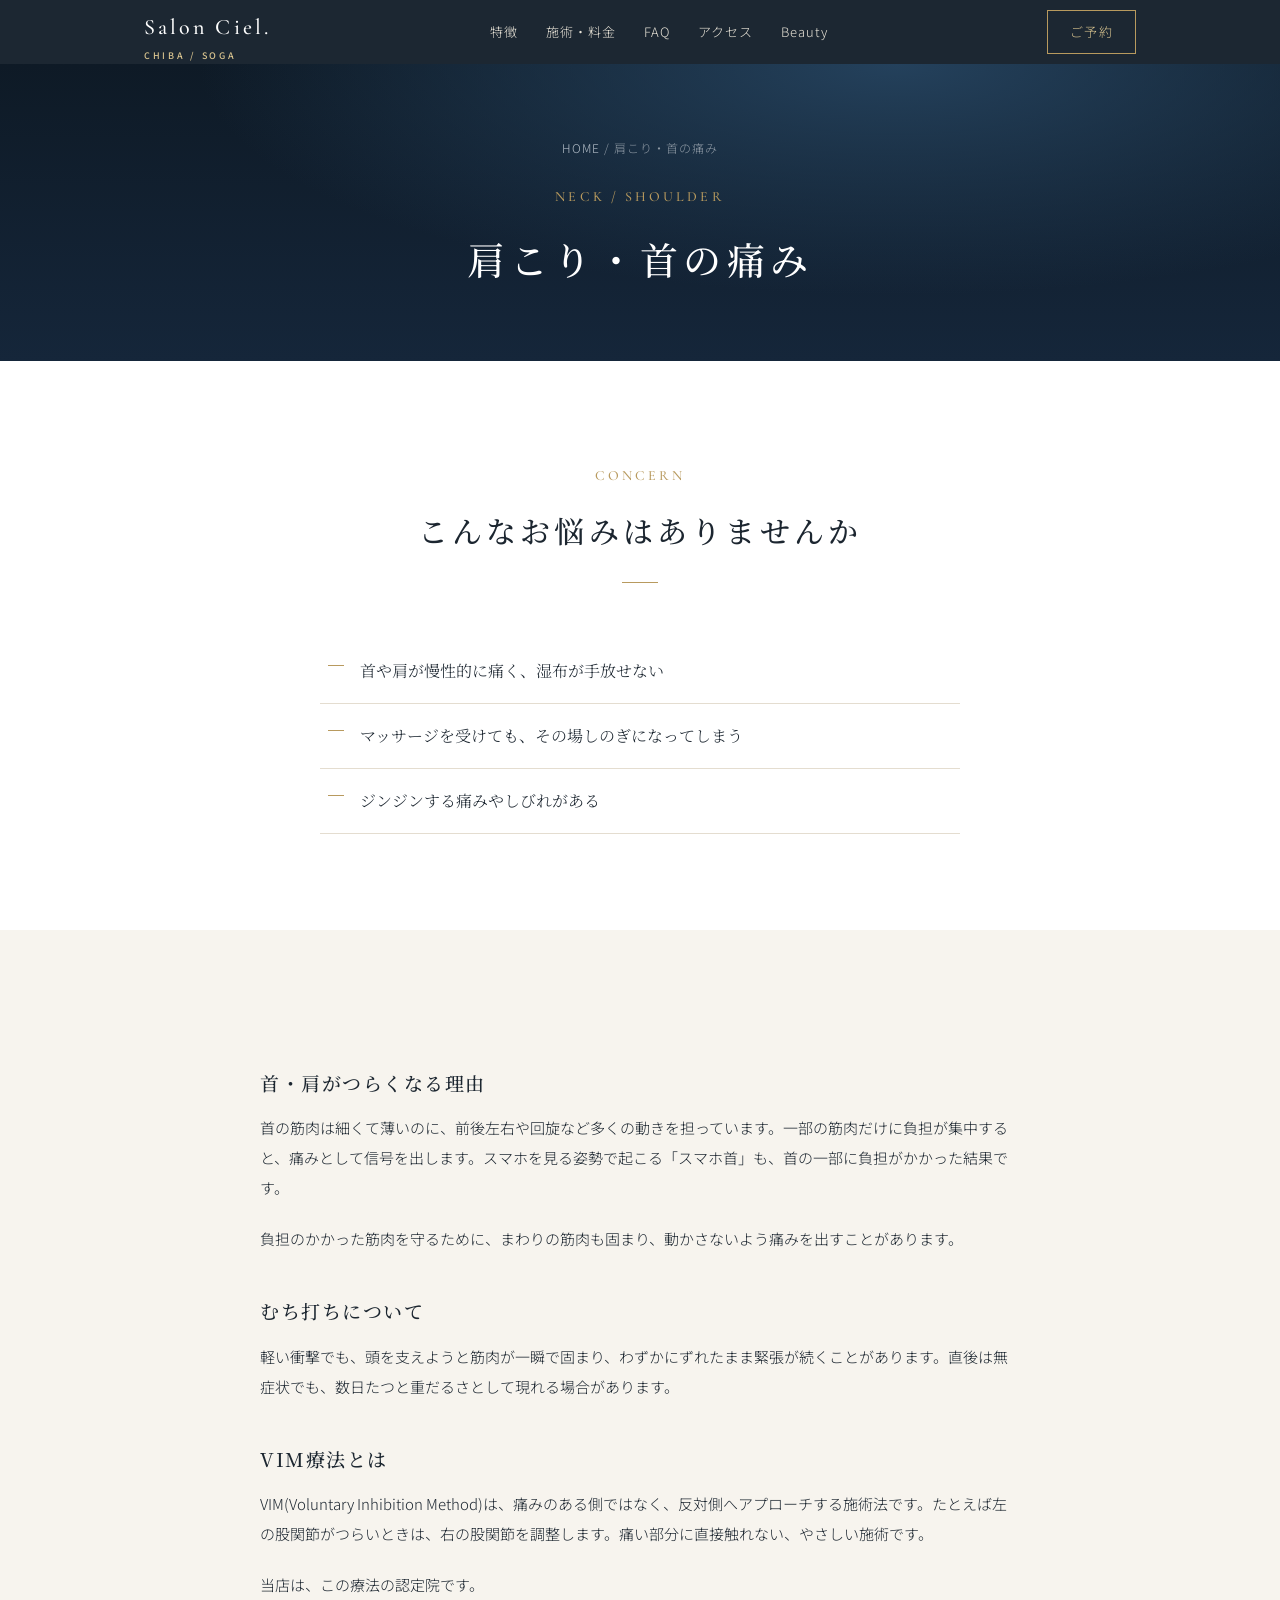
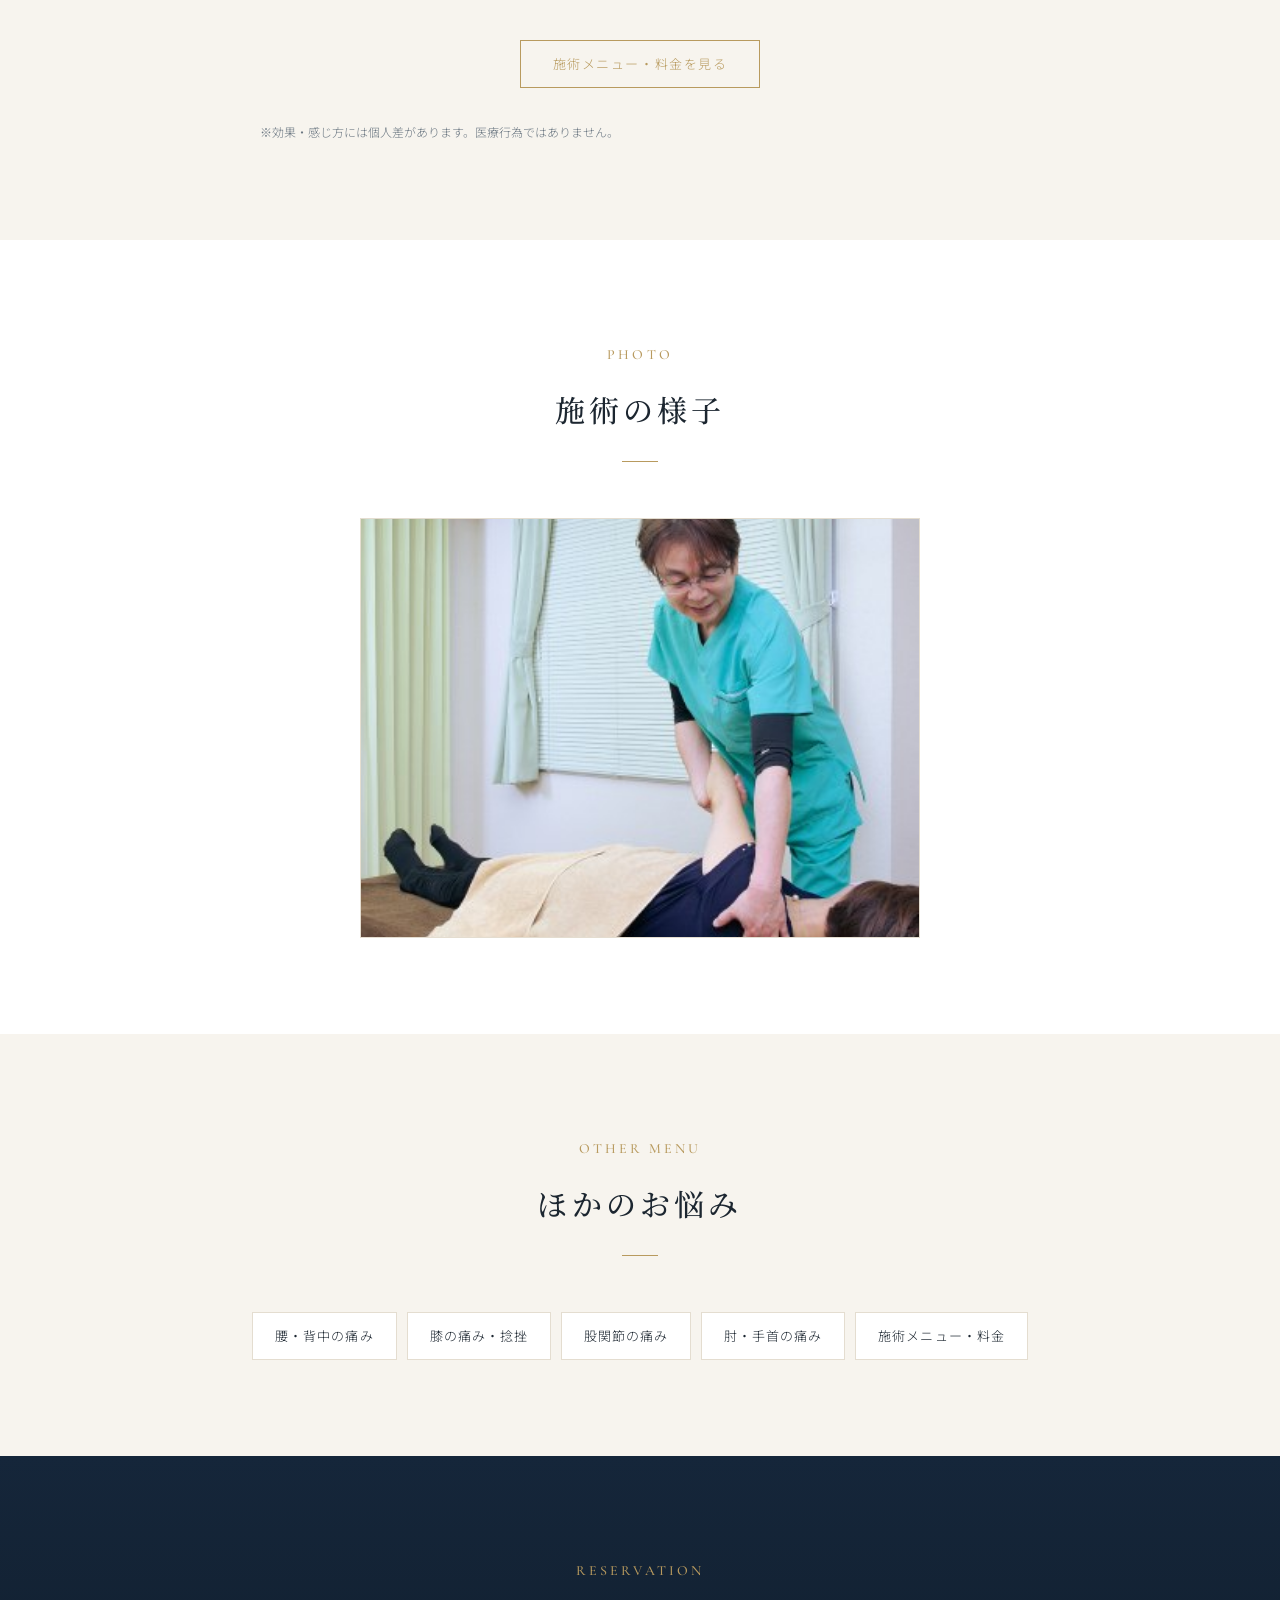
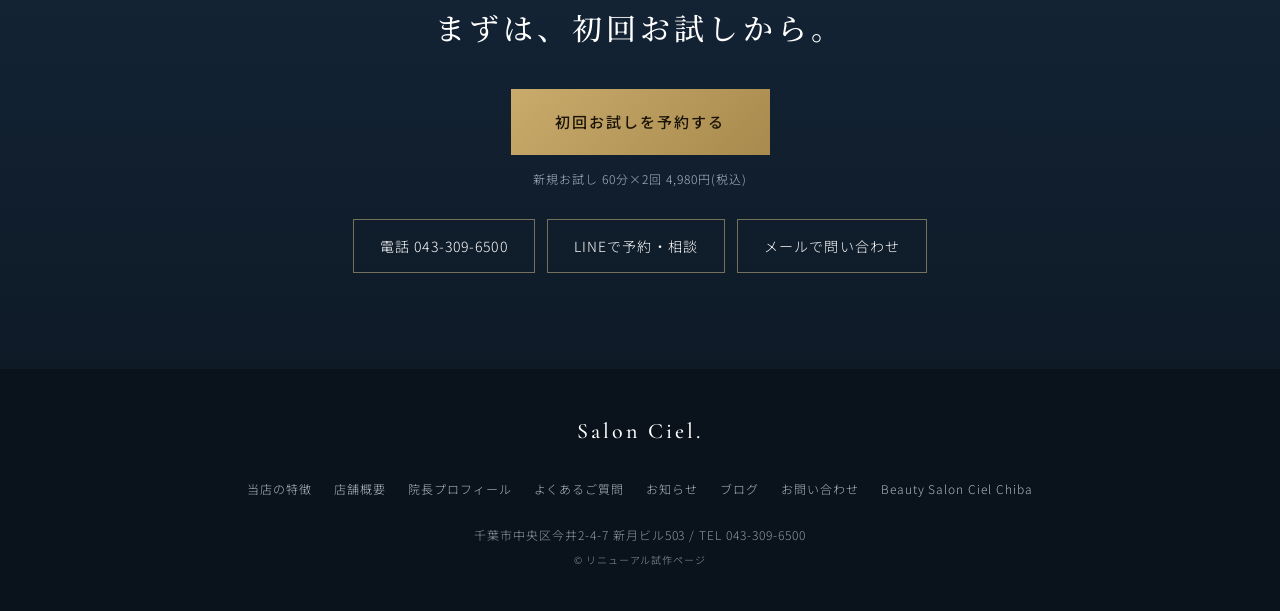
<file: neck-shoulder.html>
<!doctype html>
<html lang="ja">
<head>
<meta charset="utf-8">
<meta name="viewport" content="width=device-width,initial-scale=1">
<meta name="robots" content="noindex,nofollow">
<title>【試作】肩こり・首の痛み | Salon Ciel. Chiba</title>
<meta name="description" content="首や肩の痛みでお悩みの方へ。蘇我駅徒歩1分の整体サロンの施術をご紹介します。">
<link rel="preconnect" href="https://fonts.googleapis.com">
<link rel="preconnect" href="https://fonts.gstatic.com" crossorigin>
<link href="https://fonts.googleapis.com/css2?family=Cormorant+Garamond:wght@400;500;600&family=Noto+Serif+JP:wght@400;500;700&family=Noto+Sans+JP:wght@300;400;500&display=swap" rel="stylesheet">
<style>
:root{
  --navy:#0e1a26;--navy2:#15263a;--ink:#1c2630;--sub:#6b7782;
  --gold:#b89a5e;--gold-l:#d9c48f;--ivory:#f7f4ee;--line:#e4ddd0;--white:#fff
}
*{box-sizing:border-box}
html{scroll-behavior:smooth}
body{margin:0;font-family:"Noto Sans JP","Hiragino Sans",Meiryo,sans-serif;font-weight:300;color:var(--ink);line-height:2;background:var(--white);padding-bottom:64px}
a{color:inherit}
.serif{font-family:"Noto Serif JP","Hiragino Mincho ProN",serif}
.en{font-family:"Cormorant Garamond",serif;letter-spacing:.22em;text-transform:uppercase;color:var(--gold);font-size:14px;font-weight:500}
.wrap{max-width:1040px;margin:0 auto;padding:0 24px}

.banner{background:#2a2320;color:var(--gold-l);font-size:12px;text-align:center;padding:6px 12px;letter-spacing:.05em}

header{position:sticky;top:0;z-index:30;background:rgba(14,26,38,.94);backdrop-filter:blur(6px)}
header .wrap{display:flex;align-items:center;justify-content:space-between;height:64px}
.logo{font-family:"Cormorant Garamond",serif;font-size:22px;letter-spacing:.14em;color:#fff;text-decoration:none;font-weight:500}
.logo small{display:block;font-family:"Noto Sans JP";font-size:9px;letter-spacing:.3em;color:var(--gold-l);line-height:1;margin-top:2px}
nav{display:none;gap:28px;font-size:13px;letter-spacing:.08em}
nav a{color:#e9e4d8;text-decoration:none}
nav a:hover{color:var(--gold-l)}
.hbtn{display:none;border:1px solid var(--gold);color:var(--gold-l);padding:8px 22px;font-size:13px;letter-spacing:.1em;text-decoration:none}
@media(min-width:900px){nav{display:flex}.hbtn{display:inline-block}}

.hero{position:relative;color:#fff;text-align:center;padding:96px 0 0;
  background:radial-gradient(ellipse at 70% 10%,#24415c 0,transparent 55%),linear-gradient(180deg,#0e1a26,#15263a)}
.hero .photo-note{position:absolute;right:12px;top:12px;font-size:11px;color:#8b98a5}
.hero .en{display:block;margin-bottom:24px}
.hero h1{font-family:"Noto Serif JP",serif;font-weight:500;font-size:clamp(26px,5.6vw,46px);line-height:1.6;letter-spacing:.12em;margin:0 0 24px}
.hero h1 em{font-style:normal;color:var(--gold-l)}
.hero p.lead{max-width:560px;margin:0 auto 40px;color:#c8d0d8;font-size:14px}
.btn{display:inline-block;background:linear-gradient(135deg,#c9ab6c,#a98a4e);color:#1a1408;font-weight:500;text-decoration:none;letter-spacing:.14em;padding:18px 44px;font-size:15px}
.btn:hover{filter:brightness(1.08)}
.btn-sub{display:block;margin-top:12px;font-size:12px;color:#aeb8c2;letter-spacing:.08em}
.stats{display:grid;grid-template-columns:repeat(3,1fr);margin-top:72px;border-top:1px solid rgba(217,196,143,.3);background:rgba(0,0,0,.22)}
.stats div{padding:24px 8px;border-right:1px solid rgba(217,196,143,.2)}
.stats div:last-child{border-right:0}
.stats b{display:block;font-family:"Cormorant Garamond",serif;font-size:clamp(26px,5vw,40px);color:var(--gold-l);font-weight:500;line-height:1.2}
.stats span{font-size:11px;letter-spacing:.1em;color:#b6c0ca}

section{padding:96px 0}
.alt{background:var(--ivory)}
.dark{background:var(--navy);color:#fff}
.head{text-align:center;margin-bottom:56px}
.head h2{font-family:"Noto Serif JP",serif;font-weight:500;font-size:clamp(22px,4vw,30px);letter-spacing:.14em;margin:10px 0 0}
.head h2::after{content:"";display:block;width:36px;height:1px;background:var(--gold);margin:22px auto 0}

.grid{display:grid;gap:28px;grid-template-columns:repeat(auto-fit,minmax(260px,1fr))}
.feat{background:#fff;border:1px solid var(--line);padding:40px 28px 32px;position:relative}
.feat .no{font-family:"Cormorant Garamond",serif;font-size:42px;color:var(--gold);line-height:1;opacity:.9}
.feat h3{font-family:"Noto Serif JP",serif;font-weight:500;font-size:18px;letter-spacing:.08em;margin:14px 0 10px}
.feat p{margin:0;font-size:14px;color:var(--sub)}

.ph{aspect-ratio:4/3;display:grid;place-items:center;color:#9aa6b1;font-size:12px;letter-spacing:.1em;
  background:repeating-linear-gradient(135deg,#eceae4 0 12px,#f3f1ec 12px 24px);border:1px solid var(--line)}
.worry{display:grid;gap:0;grid-template-columns:repeat(auto-fit,minmax(150px,1fr));border-top:1px solid var(--line);border-left:1px solid var(--line)}
.worry a{padding:32px 16px;text-align:center;border-right:1px solid var(--line);border-bottom:1px solid var(--line);background:#fff;text-decoration:none}
.worry b{display:block;font-family:"Noto Serif JP",serif;font-weight:500;letter-spacing:.1em;font-size:17px}
.worry span{font-size:12px;color:var(--sub)}

.price{max-width:640px;margin:0 auto}
.price .row{display:flex;justify-content:space-between;align-items:baseline;border-bottom:1px solid rgba(217,196,143,.28);padding:20px 4px}
.price .row span{font-size:15px;letter-spacing:.06em}
.price .row b{font-family:"Noto Serif JP",serif;font-weight:500;font-size:22px;color:var(--gold-l)}
.price .first{background:rgba(217,196,143,.08);border:1px solid var(--gold);padding:28px 24px;margin-bottom:24px;text-align:center}
.price .first .t{letter-spacing:.14em;font-size:13px;color:var(--gold-l)}
.price .first b{display:block;font-family:"Noto Serif JP",serif;font-weight:500;font-size:44px;line-height:1.4}
.price .first b small{font-size:15px;margin-left:6px;color:#c8d0d8}
.note{font-size:12px;color:#8e99a4;margin-top:20px}

.steps{display:grid;gap:0;grid-template-columns:repeat(auto-fit,minmax(210px,1fr))}
.step{padding:8px 28px 24px;border-left:1px solid var(--gold)}
.step .no{font-family:"Cormorant Garamond",serif;font-size:14px;letter-spacing:.2em;color:var(--gold)}
.step h3{font-family:"Noto Serif JP",serif;font-weight:500;margin:4px 0 8px;font-size:17px}
.step p{margin:0;font-size:13px;color:var(--sub)}

.todo{display:inline-block;background:#fff3cd;color:#664d03;font-size:11px;padding:0 8px;margin-left:4px;vertical-align:middle}
.voice{background:#fff;border:1px solid var(--line);padding:32px;text-align:center;color:var(--sub);font-size:14px}

details{border-bottom:1px solid var(--line);padding:20px 4px}
summary{cursor:pointer;font-family:"Noto Serif JP",serif;font-weight:500;letter-spacing:.05em;list-style:none;position:relative;padding-right:32px}
summary::-webkit-details-marker{display:none}
summary::after{content:"+";position:absolute;right:4px;top:-2px;color:var(--gold);font-size:22px;font-weight:300}
details[open] summary::after{content:"−"}
details p{margin:12px 0 0;font-size:14px;color:var(--sub)}

.cta{text-align:center;background:linear-gradient(180deg,#15263a,#0e1a26);color:#fff}
.cta h2{font-family:"Noto Serif JP",serif;font-weight:500;font-size:clamp(22px,4vw,30px);letter-spacing:.14em;margin:12px 0 32px}
.access{display:grid;gap:32px;grid-template-columns:repeat(auto-fit,minmax(280px,1fr));align-items:start}
.access dl{margin:0;font-size:14px}
.access dt{color:var(--gold);font-size:12px;letter-spacing:.2em;margin-top:18px}
.access dd{margin:2px 0 0}

/* 写真枠: images/ に同名ファイルを置けば自動で表示、無ければ仮枠 */
.photo{position:relative;margin:0;overflow:hidden;background:repeating-linear-gradient(135deg,#e9e6df 0 14px,#f1eee8 14px 28px);border:1px solid var(--line)}
.photo::before{content:attr(data-label);position:absolute;inset:0;display:grid;place-items:center;text-align:center;padding:12px;font-size:12px;letter-spacing:.12em;color:#98a3ad;line-height:1.7}
.photo img{position:relative;display:block;width:100%;height:100%;object-fit:cover}
.r43{aspect-ratio:4/3}.r32{aspect-ratio:3/2}.r11{aspect-ratio:1/1}.r34{aspect-ratio:3/4}.r169{aspect-ratio:16/9}
.dark .photo,.hero .photo{background:repeating-linear-gradient(135deg,#1b2d40 0 14px,#203449 14px 28px);border-color:rgba(217,196,143,.25)}
.dark .photo::before,.hero .photo::before{color:#7d8d9c}
.hero-grid{display:grid;gap:40px;align-items:center;text-align:left}
.hero-grid .txt{text-align:center}
@media(min-width:900px){.hero-grid{grid-template-columns:1.05fr .95fr}.hero-grid .txt{text-align:left}.hero-grid .lead{margin-left:0!important}}
.hero-grid .photo{box-shadow:0 0 0 8px rgba(217,196,143,.12)}
.split{display:grid;gap:32px;align-items:center;margin-bottom:72px}
.split:last-child{margin-bottom:0}
.split h3{font-family:"Noto Serif JP",serif;font-weight:500;font-size:clamp(19px,3.4vw,24px);letter-spacing:.08em;line-height:1.7;margin:8px 0 14px}
.split p{margin:0;font-size:14px;color:var(--sub)}
.split .no{font-family:"Cormorant Garamond",serif;font-size:56px;color:var(--gold);line-height:1;opacity:.85}
@media(min-width:860px){.split{grid-template-columns:1fr 1fr;gap:64px}.split.rev .photo{order:2}}
.gallery{display:grid;gap:12px;grid-template-columns:repeat(2,1fr)}
@media(min-width:860px){.gallery{grid-template-columns:repeat(4,1fr)}}
.profile{display:grid;gap:40px;align-items:center}
@media(min-width:860px){.profile{grid-template-columns:340px 1fr}}
.profile h3{font-family:"Noto Serif JP",serif;font-weight:500;font-size:22px;letter-spacing:.1em;margin:6px 0 4px}
.profile .role{font-size:12px;color:var(--gold);letter-spacing:.2em}
.profile p{font-size:14px;color:var(--sub);margin:16px 0 0}
.media{display:flex;flex-wrap:wrap;justify-content:center;gap:12px;margin-top:8px}
.media span{border:1px solid var(--line);padding:6px 18px;font-size:12px;color:var(--sub);letter-spacing:.1em;background:#fff}
.more{text-align:center;margin-top:40px}.more a{display:inline-block;border:1px solid var(--gold);color:var(--gold);padding:10px 32px;font-size:13px;letter-spacing:.12em;text-decoration:none}.more a:hover{background:var(--gold);color:#fff}.dark .more a{color:var(--gold-l)}.dark .more a:hover{color:#1a1408;background:var(--gold-l)}
.contact3{display:flex;flex-wrap:wrap;justify-content:center;gap:12px;margin-top:28px}.contact3 a{border:1px solid rgba(217,196,143,.5);color:#fff;text-decoration:none;padding:12px 26px;font-size:14px;letter-spacing:.08em}.contact3 a:hover{background:rgba(217,196,143,.15)}
.flinks{display:flex;flex-wrap:wrap;justify-content:center;gap:6px 22px;margin:0 0 22px;font-size:12px}.flinks a{color:#aeb8c2;text-decoration:none}.flinks a:hover{color:var(--gold-l)}
footer{background:#0a131c;color:#8e99a4;text-align:center;padding:40px 0;font-size:12px;letter-spacing:.08em}
footer .logo{display:inline-block;margin-bottom:10px}

.bar{position:fixed;left:0;right:0;bottom:0;display:flex;z-index:40;background:#0e1a26;border-top:1px solid var(--gold)}
.bar a{flex:1;text-align:center;text-decoration:none;padding:16px 4px;font-size:13px;letter-spacing:.12em;color:var(--gold-l)}
.bar a.main{background:linear-gradient(135deg,#c9ab6c,#a98a4e);color:#1a1408;font-weight:500;flex:1.6}
@media(min-width:900px){.bar{display:none}body{padding-bottom:0}}

.sub-hero{background:radial-gradient(ellipse at 70% 0,#24415c 0,transparent 55%),linear-gradient(180deg,#0e1a26,#15263a);color:#fff;text-align:center;padding:72px 0 64px}
.sub-hero h1{font-family:"Noto Serif JP",serif;font-weight:500;font-size:clamp(24px,5vw,38px);letter-spacing:.14em;margin:10px 0 0}
.crumb{font-size:12px;color:#8e99a4;margin-bottom:18px;letter-spacing:.08em}.crumb a{color:#b6c0ca;text-decoration:none}
.worries{max-width:640px;margin:0 auto;padding:0;list-style:none}
.worries li{padding:16px 8px 16px 40px;border-bottom:1px solid var(--line);position:relative;font-family:"Noto Serif JP",serif}
.worries li::before{content:"";position:absolute;left:8px;top:26px;width:16px;height:1px;background:var(--gold)}
.prose{max-width:760px;margin:0 auto;font-size:15px}
.prose p{margin:0 0 1.4em}
.prose h3{font-family:"Noto Serif JP",serif;font-weight:500;letter-spacing:.08em;font-size:19px;margin:2em 0 .6em;color:var(--ink)}
.plan{display:grid;gap:16px;grid-template-columns:repeat(auto-fit,minmax(240px,1fr));margin-top:8px}
.plan .p{background:#fff;border:1px solid var(--line);padding:28px 24px}
.plan .p h3{font-family:"Noto Serif JP",serif;font-weight:500;font-size:17px;margin:0 0 4px}
.plan .p .pr{font-family:"Noto Serif JP",serif;font-size:26px;color:var(--gold);margin:6px 0 10px}
.plan .p p{margin:0;font-size:13px;color:var(--sub)}
.plan .p.first{border-color:var(--gold);background:#fffdf7}
.others{display:flex;flex-wrap:wrap;gap:10px;justify-content:center}
.others a{border:1px solid var(--line);background:#fff;padding:10px 22px;font-size:13px;text-decoration:none;letter-spacing:.08em}
.others a:hover{border-color:var(--gold);color:var(--gold)}
.disc{font-size:12px;color:var(--sub);max-width:760px;margin:32px auto 0}
</style>
</head>
<body>
<header>
  <div class="wrap">
    <a class="logo" href="index.html#top">Salon Ciel.<small>CHIBA / SOGA</small></a>
    <nav>
      <a href="index.html#feature">特徴</a>
      <a href="index.html#menu">施術・料金</a>
      <a href="index.html#faq">FAQ</a>
      <a href="index.html#access">アクセス</a>
      <a href="https://salonciel-chiba.com/beauty/">Beauty</a>
    </nav>
    <a class="hbtn" href="index.html#reserve">ご予約</a>
  </div>
</header>
<main>
  <div class="sub-hero"><div class="wrap">
    <div class="crumb"><a href="index.html">HOME</a> / 肩こり・首の痛み</div>
    <span class="en">NECK / SHOULDER</span>
    <h1>肩こり・首の痛み</h1>
  </div></div>
  <section>
    <div class="wrap">
      <div class="head"><span class="en">Concern</span><h2>こんなお悩みはありませんか</h2></div>
      <ul class="worries"><li>首や肩が慢性的に痛く、湿布が手放せない</li><li>マッサージを受けても、その場しのぎになってしまう</li><li>ジンジンする痛みやしびれがある</li></ul>
    </div>
  </section>
  <section class="alt">
    <div class="wrap">
      <div class="prose">
      <h3>首・肩がつらくなる理由</h3>
      <p>首の筋肉は細くて薄いのに、前後左右や回旋など多くの動きを担っています。一部の筋肉だけに負担が集中すると、痛みとして信号を出します。スマホを見る姿勢で起こる「スマホ首」も、首の一部に負担がかかった結果です。</p>
      <p>負担のかかった筋肉を守るために、まわりの筋肉も固まり、動かさないよう痛みを出すことがあります。</p>
      <h3>むち打ちについて</h3>
      <p>軽い衝撃でも、頭を支えようと筋肉が一瞬で固まり、わずかにずれたまま緊張が続くことがあります。直後は無症状でも、数日たつと重だるさとして現れる場合があります。</p>
      <h3>VIM療法とは</h3>
      <p>VIM(Voluntary Inhibition Method)は、痛みのある側ではなく、反対側へアプローチする施術法です。たとえば左の股関節がつらいときは、右の股関節を調整します。痛い部分に直接触れない、やさしい施術です。</p>
      <p>当店は、この療法の認定院です。</p>
      </div>
      <div class="more"><a href="treatment.html">施術メニュー・料金を見る</a></div>
      <p class="disc">※効果・感じ方には個人差があります。医療行為ではありません。</p>
    </div>
  </section>
  <section>
    <div class="wrap">
      <div class="head"><span class="en">Photo</span><h2>施術の様子</h2></div>
      <figure class="photo r43" style="max-width:560px;margin:0 auto" data-label="施術風景&#10;images/feature2.jpg"><img src="images/feature2.jpg" alt="施術の様子" onerror="this.remove()"></figure>
    </div>
  </section>
  <section class="alt"><div class="wrap"><div class="head"><span class="en">Other Menu</span><h2>ほかのお悩み</h2></div><div class="others"><a href="waist-back.html">腰・背中の痛み</a><a href="knees-foot.html">膝の痛み・捻挫</a><a href="hip.html">股関節の痛み</a><a href="elbow-wrist.html">肘・手首の痛み</a><a href="treatment.html">施術メニュー・料金</a></div></div></section>
  <section class="cta">
    <div class="wrap">
      <span class="en">Reservation</span>
      <h2>まずは、初回お試しから。</h2>
      <a class="btn" href="https://ssv.onemorehand.jp/salonciel_chiba/">初回お試しを予約する</a>
      <span class="btn-sub">新規お試し 60分×2回 4,980円(税込)</span>
      <div class="contact3"><a href="tel:0433096500">電話 043-309-6500</a><a href="https://lin.ee/z3pU5tS">LINEで予約・相談</a><a href="https://salonciel-chiba.com/contact/">メールで問い合わせ</a></div>
    </div>
  </section>
</main>
<footer>
  <a class="logo" href="index.html#top">Salon Ciel.</a><br>
  <div class="flinks" style="margin-top:14px"><a href="https://salonciel-chiba.com/feature/">当店の特徴</a><a href="https://salonciel-chiba.com/about/">店舗概要</a><a href="https://salonciel-chiba.com/profile/">院長プロフィール</a><a href="https://salonciel-chiba.com/q_a/">よくあるご質問</a><a href="https://salonciel-chiba.com/category/news/">お知らせ</a><a href="https://salonciel-chiba.com/category/all/">ブログ</a><a href="https://salonciel-chiba.com/contact/">お問い合わせ</a><a href="https://salonciel-chiba.com/beauty/">Beauty Salon Ciel Chiba</a></div>
  千葉市中央区今井2-4-7 新月ビル503 / TEL 043-309-6500<br>
  <small>© リニューアル試作ページ</small>
</footer>
<div class="bar">
  <a class="main" href="https://ssv.onemorehand.jp/salonciel_chiba/">予約する</a>
  <a href="tel:0433096500">電話</a>
  <a href="https://lin.ee/z3pU5tS">LINE</a>
</div>
</body>
</html>
</file>
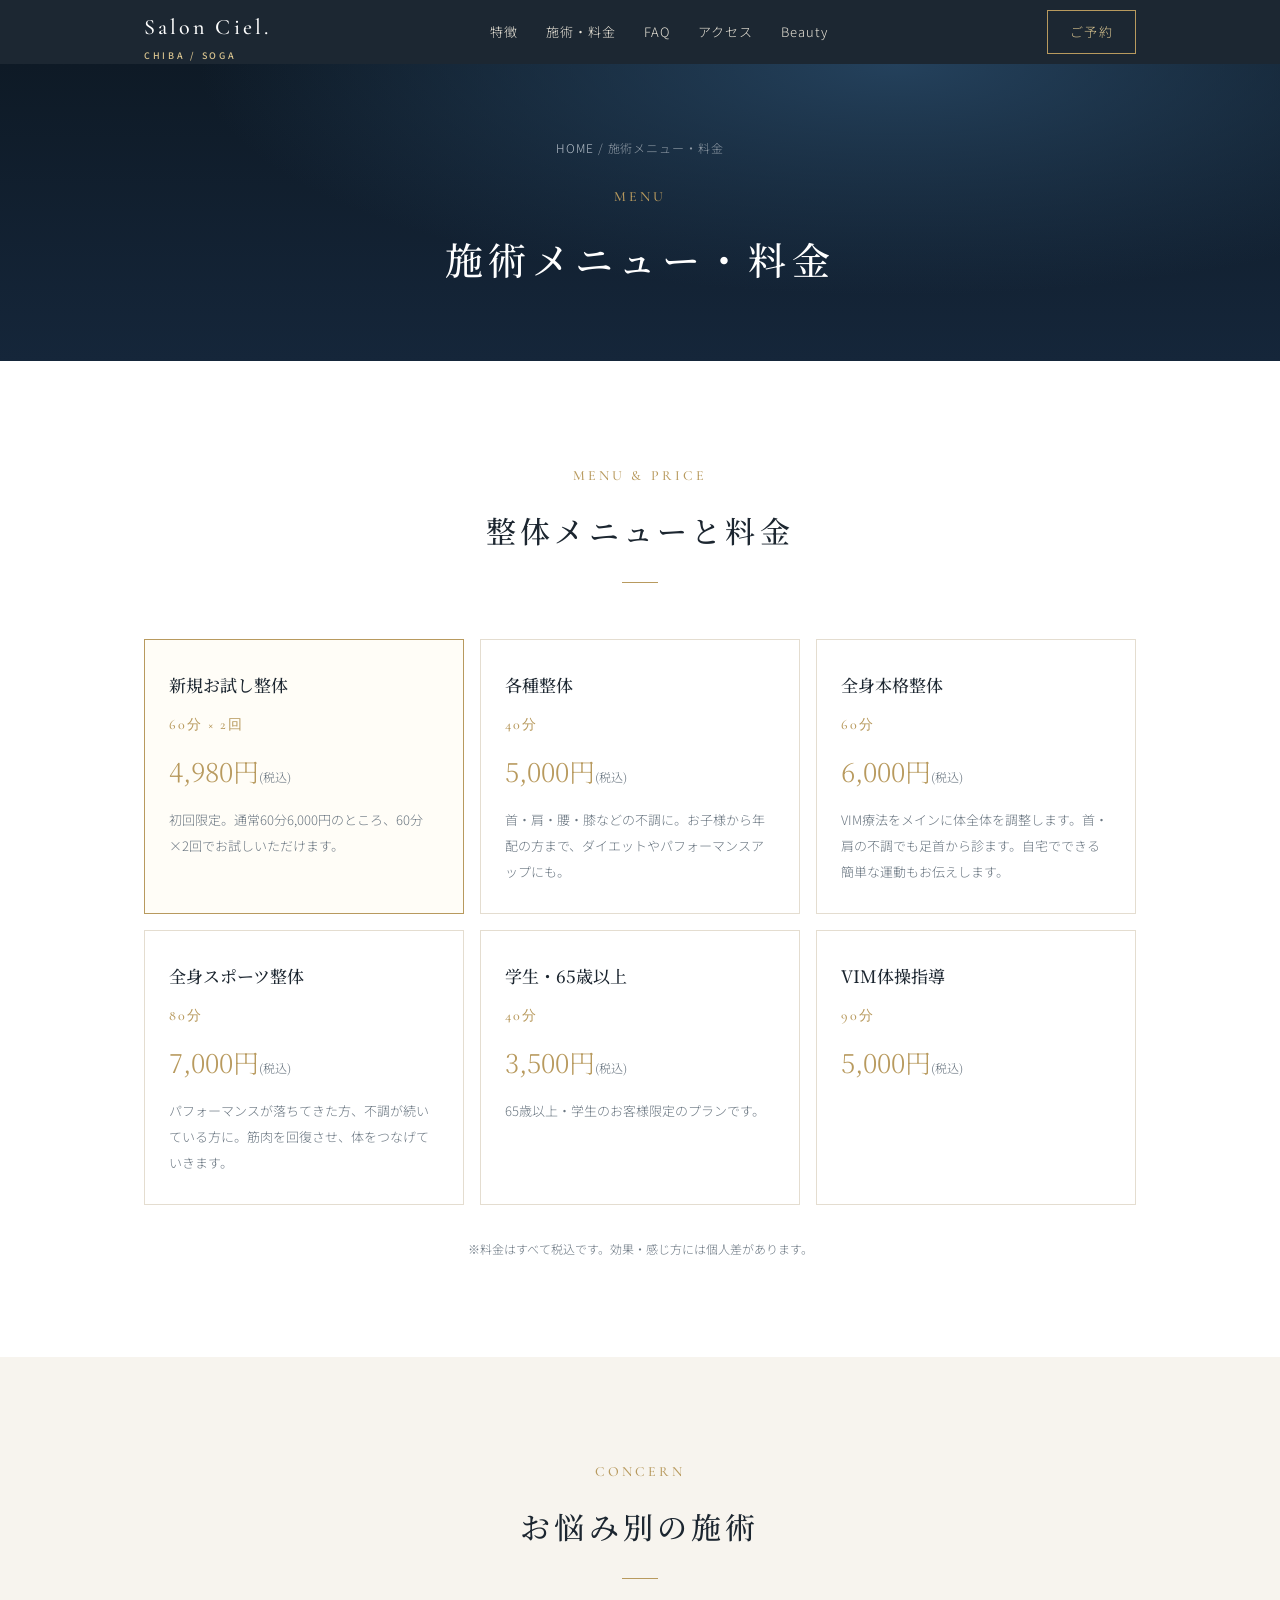
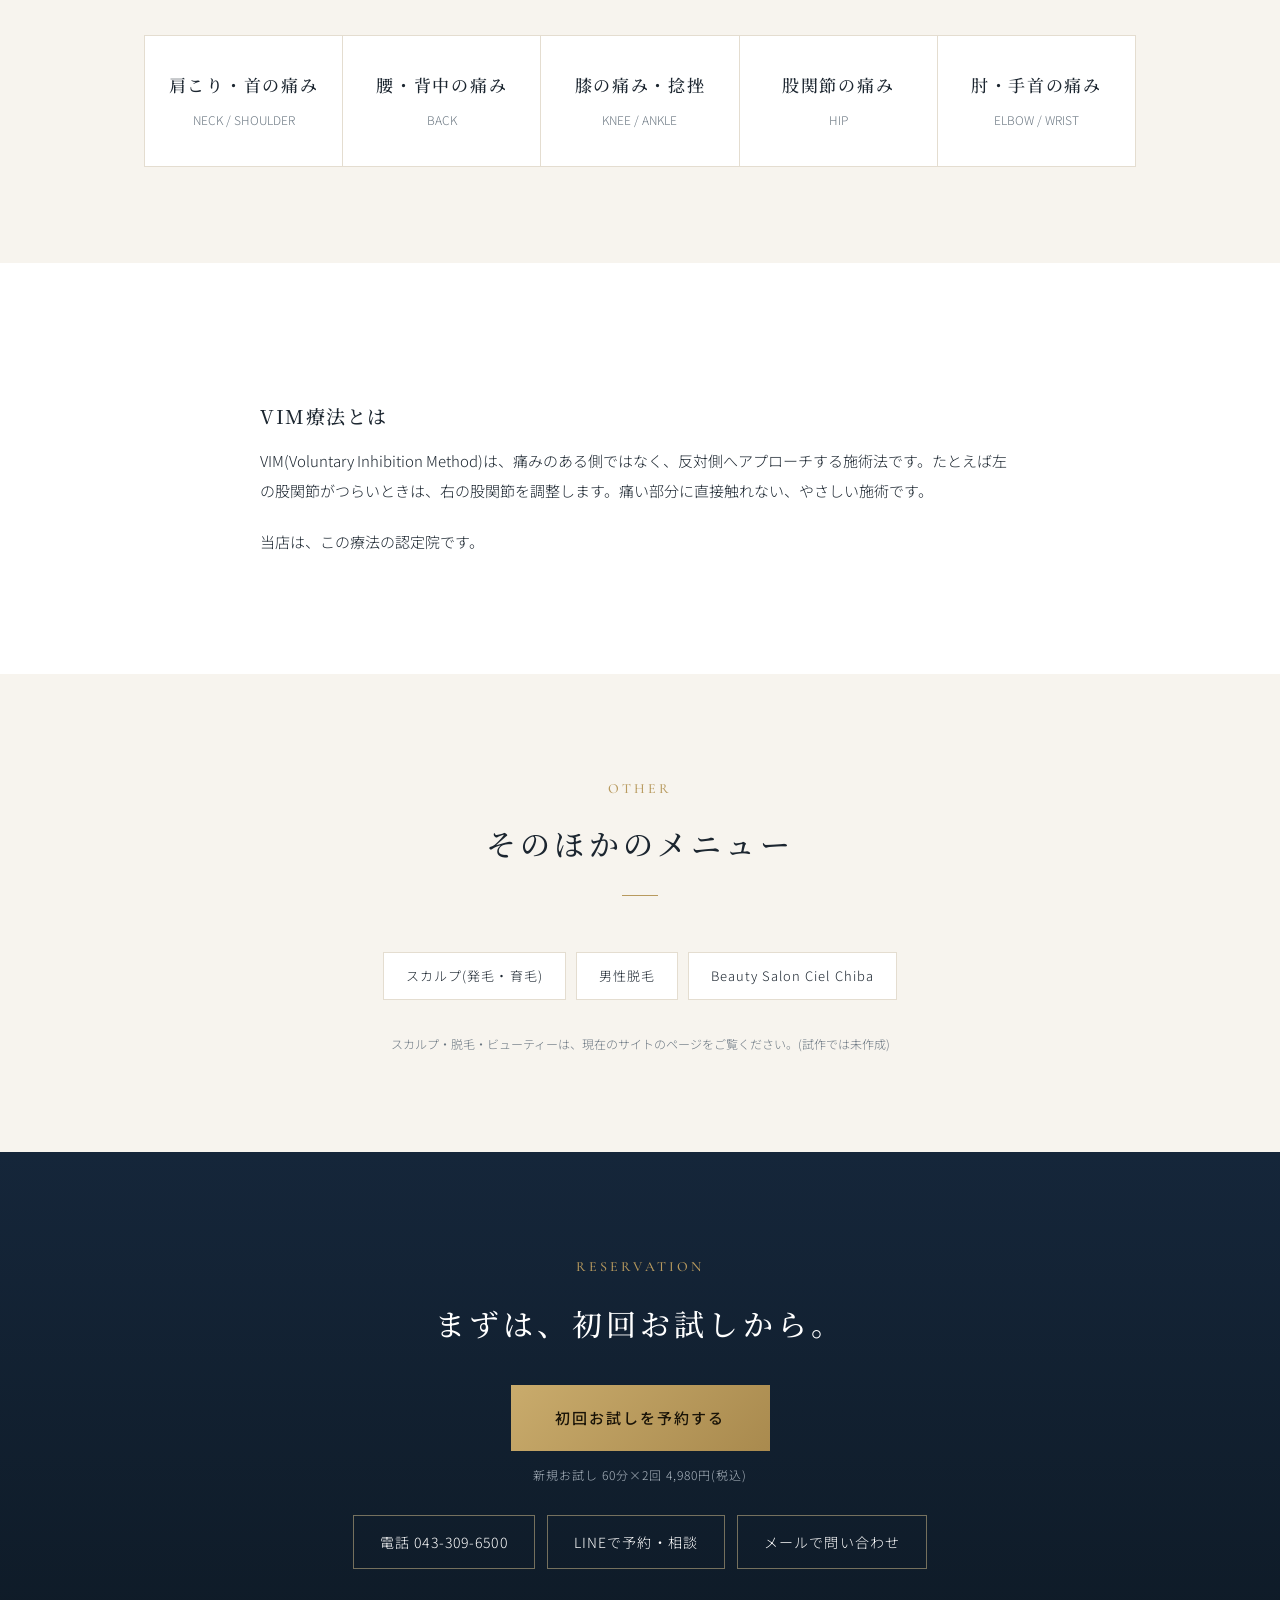
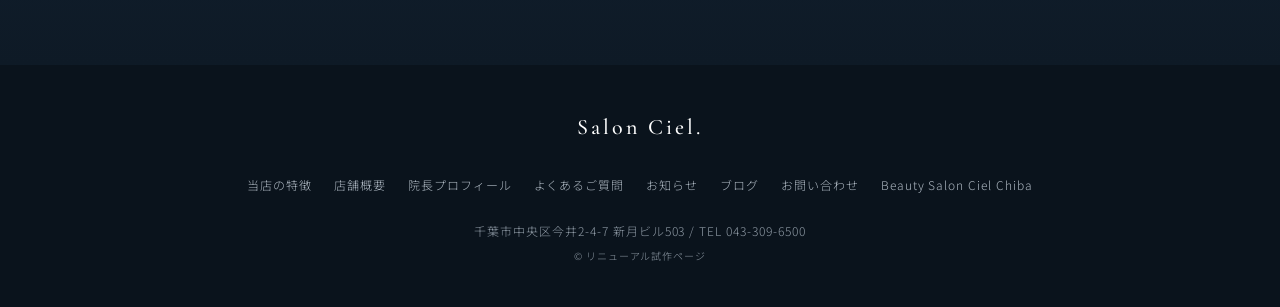
<file: treatment.html>
<!doctype html>
<html lang="ja">
<head>
<meta charset="utf-8">
<meta name="viewport" content="width=device-width,initial-scale=1">
<meta name="robots" content="noindex,nofollow">
<title>【試作】施術メニュー・料金 | Salon Ciel. Chiba</title>
<meta name="description" content="整体の施術メニューと料金。新規お試し60分×2回4,980円。JR蘇我駅西口徒歩1分。">
<link rel="preconnect" href="https://fonts.googleapis.com">
<link rel="preconnect" href="https://fonts.gstatic.com" crossorigin>
<link href="https://fonts.googleapis.com/css2?family=Cormorant+Garamond:wght@400;500;600&family=Noto+Serif+JP:wght@400;500;700&family=Noto+Sans+JP:wght@300;400;500&display=swap" rel="stylesheet">
<style>
:root{
  --navy:#0e1a26;--navy2:#15263a;--ink:#1c2630;--sub:#6b7782;
  --gold:#b89a5e;--gold-l:#d9c48f;--ivory:#f7f4ee;--line:#e4ddd0;--white:#fff
}
*{box-sizing:border-box}
html{scroll-behavior:smooth}
body{margin:0;font-family:"Noto Sans JP","Hiragino Sans",Meiryo,sans-serif;font-weight:300;color:var(--ink);line-height:2;background:var(--white);padding-bottom:64px}
a{color:inherit}
.serif{font-family:"Noto Serif JP","Hiragino Mincho ProN",serif}
.en{font-family:"Cormorant Garamond",serif;letter-spacing:.22em;text-transform:uppercase;color:var(--gold);font-size:14px;font-weight:500}
.wrap{max-width:1040px;margin:0 auto;padding:0 24px}

.banner{background:#2a2320;color:var(--gold-l);font-size:12px;text-align:center;padding:6px 12px;letter-spacing:.05em}

header{position:sticky;top:0;z-index:30;background:rgba(14,26,38,.94);backdrop-filter:blur(6px)}
header .wrap{display:flex;align-items:center;justify-content:space-between;height:64px}
.logo{font-family:"Cormorant Garamond",serif;font-size:22px;letter-spacing:.14em;color:#fff;text-decoration:none;font-weight:500}
.logo small{display:block;font-family:"Noto Sans JP";font-size:9px;letter-spacing:.3em;color:var(--gold-l);line-height:1;margin-top:2px}
nav{display:none;gap:28px;font-size:13px;letter-spacing:.08em}
nav a{color:#e9e4d8;text-decoration:none}
nav a:hover{color:var(--gold-l)}
.hbtn{display:none;border:1px solid var(--gold);color:var(--gold-l);padding:8px 22px;font-size:13px;letter-spacing:.1em;text-decoration:none}
@media(min-width:900px){nav{display:flex}.hbtn{display:inline-block}}

.hero{position:relative;color:#fff;text-align:center;padding:96px 0 0;
  background:radial-gradient(ellipse at 70% 10%,#24415c 0,transparent 55%),linear-gradient(180deg,#0e1a26,#15263a)}
.hero .photo-note{position:absolute;right:12px;top:12px;font-size:11px;color:#8b98a5}
.hero .en{display:block;margin-bottom:24px}
.hero h1{font-family:"Noto Serif JP",serif;font-weight:500;font-size:clamp(26px,5.6vw,46px);line-height:1.6;letter-spacing:.12em;margin:0 0 24px}
.hero h1 em{font-style:normal;color:var(--gold-l)}
.hero p.lead{max-width:560px;margin:0 auto 40px;color:#c8d0d8;font-size:14px}
.btn{display:inline-block;background:linear-gradient(135deg,#c9ab6c,#a98a4e);color:#1a1408;font-weight:500;text-decoration:none;letter-spacing:.14em;padding:18px 44px;font-size:15px}
.btn:hover{filter:brightness(1.08)}
.btn-sub{display:block;margin-top:12px;font-size:12px;color:#aeb8c2;letter-spacing:.08em}
.stats{display:grid;grid-template-columns:repeat(3,1fr);margin-top:72px;border-top:1px solid rgba(217,196,143,.3);background:rgba(0,0,0,.22)}
.stats div{padding:24px 8px;border-right:1px solid rgba(217,196,143,.2)}
.stats div:last-child{border-right:0}
.stats b{display:block;font-family:"Cormorant Garamond",serif;font-size:clamp(26px,5vw,40px);color:var(--gold-l);font-weight:500;line-height:1.2}
.stats span{font-size:11px;letter-spacing:.1em;color:#b6c0ca}

section{padding:96px 0}
.alt{background:var(--ivory)}
.dark{background:var(--navy);color:#fff}
.head{text-align:center;margin-bottom:56px}
.head h2{font-family:"Noto Serif JP",serif;font-weight:500;font-size:clamp(22px,4vw,30px);letter-spacing:.14em;margin:10px 0 0}
.head h2::after{content:"";display:block;width:36px;height:1px;background:var(--gold);margin:22px auto 0}

.grid{display:grid;gap:28px;grid-template-columns:repeat(auto-fit,minmax(260px,1fr))}
.feat{background:#fff;border:1px solid var(--line);padding:40px 28px 32px;position:relative}
.feat .no{font-family:"Cormorant Garamond",serif;font-size:42px;color:var(--gold);line-height:1;opacity:.9}
.feat h3{font-family:"Noto Serif JP",serif;font-weight:500;font-size:18px;letter-spacing:.08em;margin:14px 0 10px}
.feat p{margin:0;font-size:14px;color:var(--sub)}

.ph{aspect-ratio:4/3;display:grid;place-items:center;color:#9aa6b1;font-size:12px;letter-spacing:.1em;
  background:repeating-linear-gradient(135deg,#eceae4 0 12px,#f3f1ec 12px 24px);border:1px solid var(--line)}
.worry{display:grid;gap:0;grid-template-columns:repeat(auto-fit,minmax(150px,1fr));border-top:1px solid var(--line);border-left:1px solid var(--line)}
.worry a{padding:32px 16px;text-align:center;border-right:1px solid var(--line);border-bottom:1px solid var(--line);background:#fff;text-decoration:none}
.worry b{display:block;font-family:"Noto Serif JP",serif;font-weight:500;letter-spacing:.1em;font-size:17px}
.worry span{font-size:12px;color:var(--sub)}

.price{max-width:640px;margin:0 auto}
.price .row{display:flex;justify-content:space-between;align-items:baseline;border-bottom:1px solid rgba(217,196,143,.28);padding:20px 4px}
.price .row span{font-size:15px;letter-spacing:.06em}
.price .row b{font-family:"Noto Serif JP",serif;font-weight:500;font-size:22px;color:var(--gold-l)}
.price .first{background:rgba(217,196,143,.08);border:1px solid var(--gold);padding:28px 24px;margin-bottom:24px;text-align:center}
.price .first .t{letter-spacing:.14em;font-size:13px;color:var(--gold-l)}
.price .first b{display:block;font-family:"Noto Serif JP",serif;font-weight:500;font-size:44px;line-height:1.4}
.price .first b small{font-size:15px;margin-left:6px;color:#c8d0d8}
.note{font-size:12px;color:#8e99a4;margin-top:20px}

.steps{display:grid;gap:0;grid-template-columns:repeat(auto-fit,minmax(210px,1fr))}
.step{padding:8px 28px 24px;border-left:1px solid var(--gold)}
.step .no{font-family:"Cormorant Garamond",serif;font-size:14px;letter-spacing:.2em;color:var(--gold)}
.step h3{font-family:"Noto Serif JP",serif;font-weight:500;margin:4px 0 8px;font-size:17px}
.step p{margin:0;font-size:13px;color:var(--sub)}

.todo{display:inline-block;background:#fff3cd;color:#664d03;font-size:11px;padding:0 8px;margin-left:4px;vertical-align:middle}
.voice{background:#fff;border:1px solid var(--line);padding:32px;text-align:center;color:var(--sub);font-size:14px}

details{border-bottom:1px solid var(--line);padding:20px 4px}
summary{cursor:pointer;font-family:"Noto Serif JP",serif;font-weight:500;letter-spacing:.05em;list-style:none;position:relative;padding-right:32px}
summary::-webkit-details-marker{display:none}
summary::after{content:"+";position:absolute;right:4px;top:-2px;color:var(--gold);font-size:22px;font-weight:300}
details[open] summary::after{content:"−"}
details p{margin:12px 0 0;font-size:14px;color:var(--sub)}

.cta{text-align:center;background:linear-gradient(180deg,#15263a,#0e1a26);color:#fff}
.cta h2{font-family:"Noto Serif JP",serif;font-weight:500;font-size:clamp(22px,4vw,30px);letter-spacing:.14em;margin:12px 0 32px}
.access{display:grid;gap:32px;grid-template-columns:repeat(auto-fit,minmax(280px,1fr));align-items:start}
.access dl{margin:0;font-size:14px}
.access dt{color:var(--gold);font-size:12px;letter-spacing:.2em;margin-top:18px}
.access dd{margin:2px 0 0}

/* 写真枠: images/ に同名ファイルを置けば自動で表示、無ければ仮枠 */
.photo{position:relative;margin:0;overflow:hidden;background:repeating-linear-gradient(135deg,#e9e6df 0 14px,#f1eee8 14px 28px);border:1px solid var(--line)}
.photo::before{content:attr(data-label);position:absolute;inset:0;display:grid;place-items:center;text-align:center;padding:12px;font-size:12px;letter-spacing:.12em;color:#98a3ad;line-height:1.7}
.photo img{position:relative;display:block;width:100%;height:100%;object-fit:cover}
.r43{aspect-ratio:4/3}.r32{aspect-ratio:3/2}.r11{aspect-ratio:1/1}.r34{aspect-ratio:3/4}.r169{aspect-ratio:16/9}
.dark .photo,.hero .photo{background:repeating-linear-gradient(135deg,#1b2d40 0 14px,#203449 14px 28px);border-color:rgba(217,196,143,.25)}
.dark .photo::before,.hero .photo::before{color:#7d8d9c}
.hero-grid{display:grid;gap:40px;align-items:center;text-align:left}
.hero-grid .txt{text-align:center}
@media(min-width:900px){.hero-grid{grid-template-columns:1.05fr .95fr}.hero-grid .txt{text-align:left}.hero-grid .lead{margin-left:0!important}}
.hero-grid .photo{box-shadow:0 0 0 8px rgba(217,196,143,.12)}
.split{display:grid;gap:32px;align-items:center;margin-bottom:72px}
.split:last-child{margin-bottom:0}
.split h3{font-family:"Noto Serif JP",serif;font-weight:500;font-size:clamp(19px,3.4vw,24px);letter-spacing:.08em;line-height:1.7;margin:8px 0 14px}
.split p{margin:0;font-size:14px;color:var(--sub)}
.split .no{font-family:"Cormorant Garamond",serif;font-size:56px;color:var(--gold);line-height:1;opacity:.85}
@media(min-width:860px){.split{grid-template-columns:1fr 1fr;gap:64px}.split.rev .photo{order:2}}
.gallery{display:grid;gap:12px;grid-template-columns:repeat(2,1fr)}
@media(min-width:860px){.gallery{grid-template-columns:repeat(4,1fr)}}
.profile{display:grid;gap:40px;align-items:center}
@media(min-width:860px){.profile{grid-template-columns:340px 1fr}}
.profile h3{font-family:"Noto Serif JP",serif;font-weight:500;font-size:22px;letter-spacing:.1em;margin:6px 0 4px}
.profile .role{font-size:12px;color:var(--gold);letter-spacing:.2em}
.profile p{font-size:14px;color:var(--sub);margin:16px 0 0}
.media{display:flex;flex-wrap:wrap;justify-content:center;gap:12px;margin-top:8px}
.media span{border:1px solid var(--line);padding:6px 18px;font-size:12px;color:var(--sub);letter-spacing:.1em;background:#fff}
.more{text-align:center;margin-top:40px}.more a{display:inline-block;border:1px solid var(--gold);color:var(--gold);padding:10px 32px;font-size:13px;letter-spacing:.12em;text-decoration:none}.more a:hover{background:var(--gold);color:#fff}.dark .more a{color:var(--gold-l)}.dark .more a:hover{color:#1a1408;background:var(--gold-l)}
.contact3{display:flex;flex-wrap:wrap;justify-content:center;gap:12px;margin-top:28px}.contact3 a{border:1px solid rgba(217,196,143,.5);color:#fff;text-decoration:none;padding:12px 26px;font-size:14px;letter-spacing:.08em}.contact3 a:hover{background:rgba(217,196,143,.15)}
.flinks{display:flex;flex-wrap:wrap;justify-content:center;gap:6px 22px;margin:0 0 22px;font-size:12px}.flinks a{color:#aeb8c2;text-decoration:none}.flinks a:hover{color:var(--gold-l)}
footer{background:#0a131c;color:#8e99a4;text-align:center;padding:40px 0;font-size:12px;letter-spacing:.08em}
footer .logo{display:inline-block;margin-bottom:10px}

.bar{position:fixed;left:0;right:0;bottom:0;display:flex;z-index:40;background:#0e1a26;border-top:1px solid var(--gold)}
.bar a{flex:1;text-align:center;text-decoration:none;padding:16px 4px;font-size:13px;letter-spacing:.12em;color:var(--gold-l)}
.bar a.main{background:linear-gradient(135deg,#c9ab6c,#a98a4e);color:#1a1408;font-weight:500;flex:1.6}
@media(min-width:900px){.bar{display:none}body{padding-bottom:0}}

.sub-hero{background:radial-gradient(ellipse at 70% 0,#24415c 0,transparent 55%),linear-gradient(180deg,#0e1a26,#15263a);color:#fff;text-align:center;padding:72px 0 64px}
.sub-hero h1{font-family:"Noto Serif JP",serif;font-weight:500;font-size:clamp(24px,5vw,38px);letter-spacing:.14em;margin:10px 0 0}
.crumb{font-size:12px;color:#8e99a4;margin-bottom:18px;letter-spacing:.08em}.crumb a{color:#b6c0ca;text-decoration:none}
.worries{max-width:640px;margin:0 auto;padding:0;list-style:none}
.worries li{padding:16px 8px 16px 40px;border-bottom:1px solid var(--line);position:relative;font-family:"Noto Serif JP",serif}
.worries li::before{content:"";position:absolute;left:8px;top:26px;width:16px;height:1px;background:var(--gold)}
.prose{max-width:760px;margin:0 auto;font-size:15px}
.prose p{margin:0 0 1.4em}
.prose h3{font-family:"Noto Serif JP",serif;font-weight:500;letter-spacing:.08em;font-size:19px;margin:2em 0 .6em;color:var(--ink)}
.plan{display:grid;gap:16px;grid-template-columns:repeat(auto-fit,minmax(240px,1fr));margin-top:8px}
.plan .p{background:#fff;border:1px solid var(--line);padding:28px 24px}
.plan .p h3{font-family:"Noto Serif JP",serif;font-weight:500;font-size:17px;margin:0 0 4px}
.plan .p .pr{font-family:"Noto Serif JP",serif;font-size:26px;color:var(--gold);margin:6px 0 10px}
.plan .p p{margin:0;font-size:13px;color:var(--sub)}
.plan .p.first{border-color:var(--gold);background:#fffdf7}
.others{display:flex;flex-wrap:wrap;gap:10px;justify-content:center}
.others a{border:1px solid var(--line);background:#fff;padding:10px 22px;font-size:13px;text-decoration:none;letter-spacing:.08em}
.others a:hover{border-color:var(--gold);color:var(--gold)}
.disc{font-size:12px;color:var(--sub);max-width:760px;margin:32px auto 0}
</style>
</head>
<body>
<header>
  <div class="wrap">
    <a class="logo" href="index.html#top">Salon Ciel.<small>CHIBA / SOGA</small></a>
    <nav>
      <a href="index.html#feature">特徴</a>
      <a href="index.html#menu">施術・料金</a>
      <a href="index.html#faq">FAQ</a>
      <a href="index.html#access">アクセス</a>
      <a href="https://salonciel-chiba.com/beauty/">Beauty</a>
    </nav>
    <a class="hbtn" href="index.html#reserve">ご予約</a>
  </div>
</header>
<main>
  <div class="sub-hero"><div class="wrap">
    <div class="crumb"><a href="index.html">HOME</a> / 施術メニュー・料金</div>
    <span class="en">Menu</span>
    <h1>施術メニュー・料金</h1>
  </div></div>
  <section>
    <div class="wrap">
      <div class="head"><span class="en">Menu &amp; Price</span><h2>整体メニューと料金</h2></div>
      <div class="plan"><div class="p first"><h3>新規お試し整体</h3><span class="en" style="letter-spacing:.14em">60分 × 2回</span><div class="pr">4,980円<small style="font-size:12px;color:#6b7782">(税込)</small></div><p>初回限定。通常60分6,000円のところ、60分×2回でお試しいただけます。</p></div><div class="p"><h3>各種整体</h3><span class="en" style="letter-spacing:.14em">40分</span><div class="pr">5,000円<small style="font-size:12px;color:#6b7782">(税込)</small></div><p>首・肩・腰・膝などの不調に。お子様から年配の方まで、ダイエットやパフォーマンスアップにも。</p></div><div class="p"><h3>全身本格整体</h3><span class="en" style="letter-spacing:.14em">60分</span><div class="pr">6,000円<small style="font-size:12px;color:#6b7782">(税込)</small></div><p>VIM療法をメインに体全体を調整します。首・肩の不調でも足首から診ます。自宅でできる簡単な運動もお伝えします。</p></div><div class="p"><h3>全身スポーツ整体</h3><span class="en" style="letter-spacing:.14em">80分</span><div class="pr">7,000円<small style="font-size:12px;color:#6b7782">(税込)</small></div><p>パフォーマンスが落ちてきた方、不調が続いている方に。筋肉を回復させ、体をつなげていきます。</p></div><div class="p"><h3>学生・65歳以上</h3><span class="en" style="letter-spacing:.14em">40分</span><div class="pr">3,500円<small style="font-size:12px;color:#6b7782">(税込)</small></div><p>65歳以上・学生のお客様限定のプランです。</p></div><div class="p"><h3>VIM体操指導</h3><span class="en" style="letter-spacing:.14em">90分</span><div class="pr">5,000円<small style="font-size:12px;color:#6b7782">(税込)</small></div></div></div>
      <p class="disc" style="text-align:center">※料金はすべて税込です。効果・感じ方には個人差があります。</p>
    </div>
  </section>
  <section class="alt">
    <div class="wrap">
      <div class="head"><span class="en">Concern</span><h2>お悩み別の施術</h2></div>
      <div class="worry"><a href="neck-shoulder.html"><b>肩こり・首の痛み</b><span>NECK / SHOULDER</span></a><a href="waist-back.html"><b>腰・背中の痛み</b><span>BACK</span></a><a href="knees-foot.html"><b>膝の痛み・捻挫</b><span>KNEE / ANKLE</span></a><a href="hip.html"><b>股関節の痛み</b><span>HIP</span></a><a href="elbow-wrist.html"><b>肘・手首の痛み</b><span>ELBOW / WRIST</span></a></div>
    </div>
  </section>
  <section>
    <div class="wrap"><div class="prose"><h3>VIM療法とは</h3>
      <p>VIM(Voluntary Inhibition Method)は、痛みのある側ではなく、反対側へアプローチする施術法です。たとえば左の股関節がつらいときは、右の股関節を調整します。痛い部分に直接触れない、やさしい施術です。</p>
      <p>当店は、この療法の認定院です。</p></div></div>
  </section>
  <section class="alt">
    <div class="wrap">
      <div class="head"><span class="en">Other</span><h2>そのほかのメニュー</h2></div>
      <div class="others">
        <a href="https://salonciel-chiba.com/growth/">スカルプ(発毛・育毛)</a>
        <a href="https://salonciel-chiba.com/epilation/">男性脱毛</a>
        <a href="https://salonciel-chiba.com/beauty/">Beauty Salon Ciel Chiba</a>
      </div>
      <p class="disc" style="text-align:center">スカルプ・脱毛・ビューティーは、現在のサイトのページをご覧ください。(試作では未作成)</p>
    </div>
  </section>
  <section class="cta">
    <div class="wrap">
      <span class="en">Reservation</span>
      <h2>まずは、初回お試しから。</h2>
      <a class="btn" href="https://ssv.onemorehand.jp/salonciel_chiba/">初回お試しを予約する</a>
      <span class="btn-sub">新規お試し 60分×2回 4,980円(税込)</span>
      <div class="contact3"><a href="tel:0433096500">電話 043-309-6500</a><a href="https://lin.ee/z3pU5tS">LINEで予約・相談</a><a href="https://salonciel-chiba.com/contact/">メールで問い合わせ</a></div>
    </div>
  </section>
</main>
<footer>
  <a class="logo" href="index.html#top">Salon Ciel.</a><br>
  <div class="flinks" style="margin-top:14px"><a href="https://salonciel-chiba.com/feature/">当店の特徴</a><a href="https://salonciel-chiba.com/about/">店舗概要</a><a href="https://salonciel-chiba.com/profile/">院長プロフィール</a><a href="https://salonciel-chiba.com/q_a/">よくあるご質問</a><a href="https://salonciel-chiba.com/category/news/">お知らせ</a><a href="https://salonciel-chiba.com/category/all/">ブログ</a><a href="https://salonciel-chiba.com/contact/">お問い合わせ</a><a href="https://salonciel-chiba.com/beauty/">Beauty Salon Ciel Chiba</a></div>
  千葉市中央区今井2-4-7 新月ビル503 / TEL 043-309-6500<br>
  <small>© リニューアル試作ページ</small>
</footer>
<div class="bar">
  <a class="main" href="https://ssv.onemorehand.jp/salonciel_chiba/">予約する</a>
  <a href="tel:0433096500">電話</a>
  <a href="https://lin.ee/z3pU5tS">LINE</a>
</div>
</body>
</html>
</file>
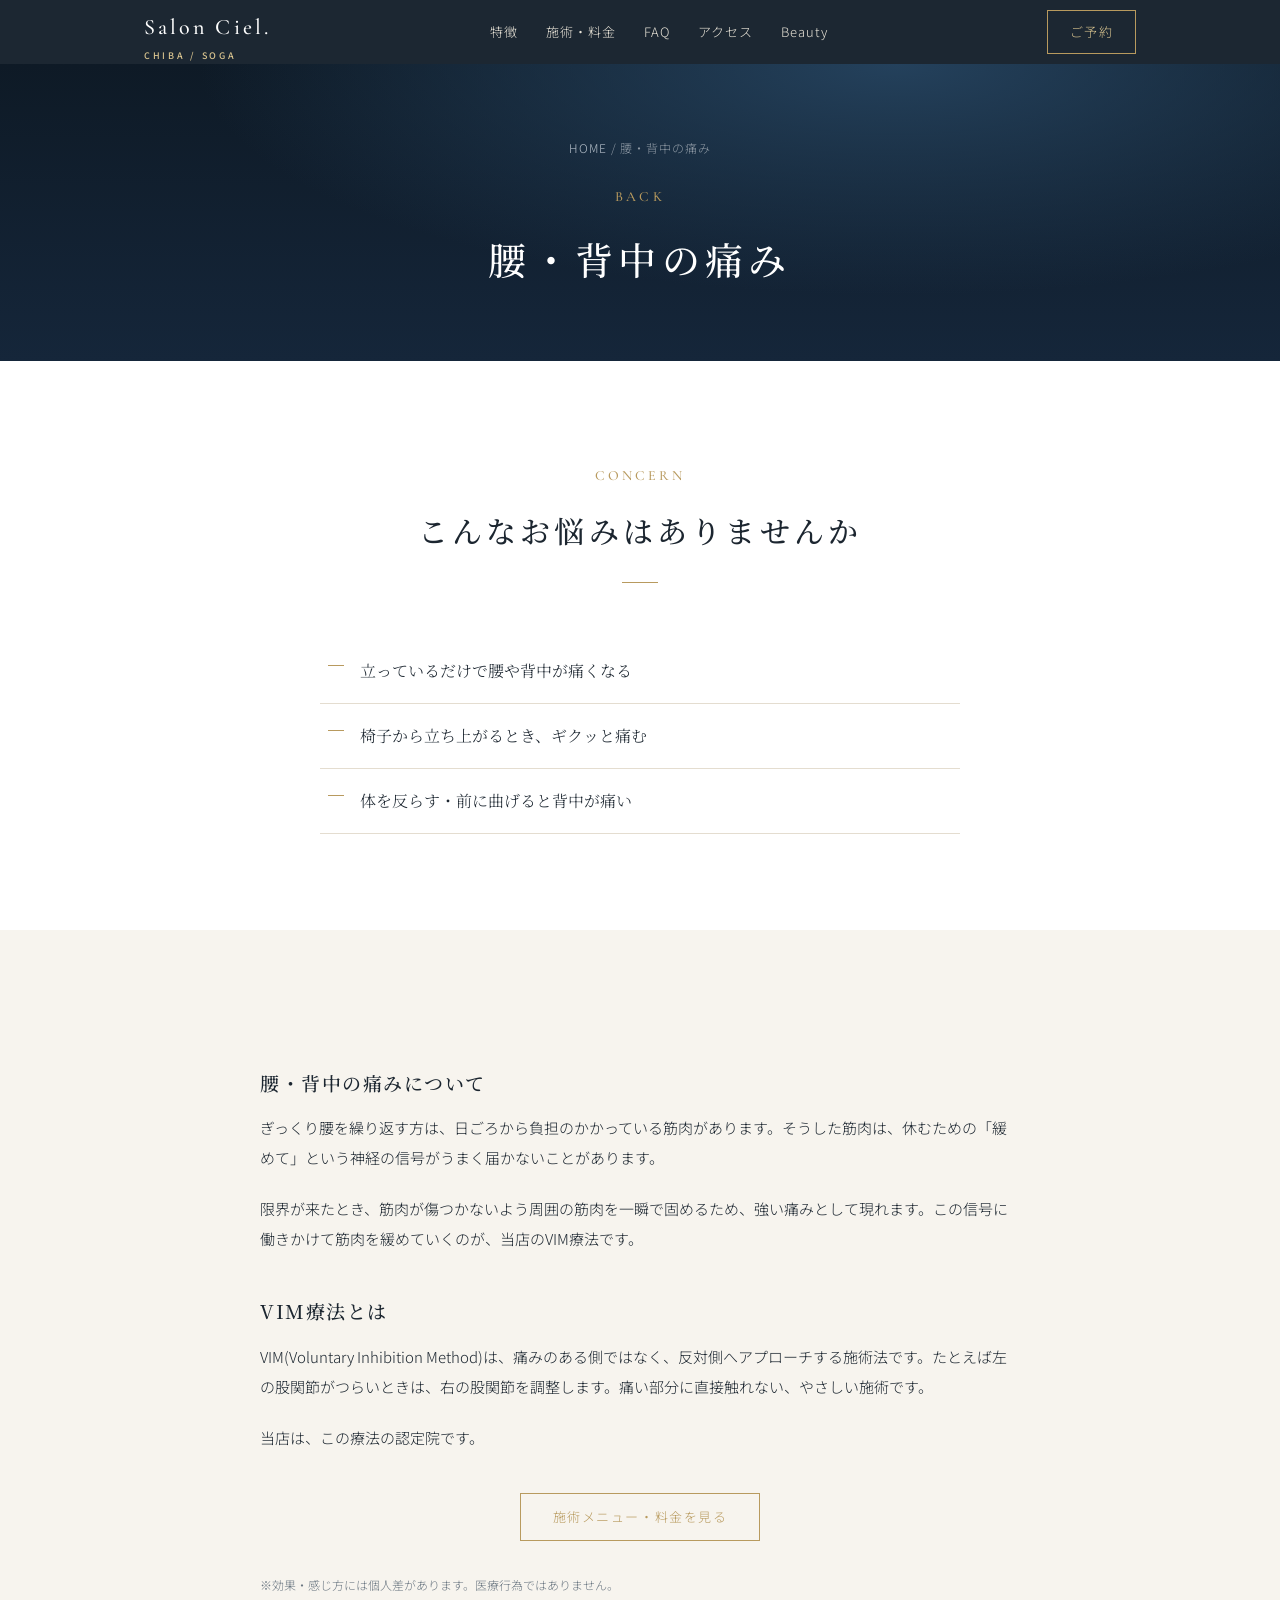
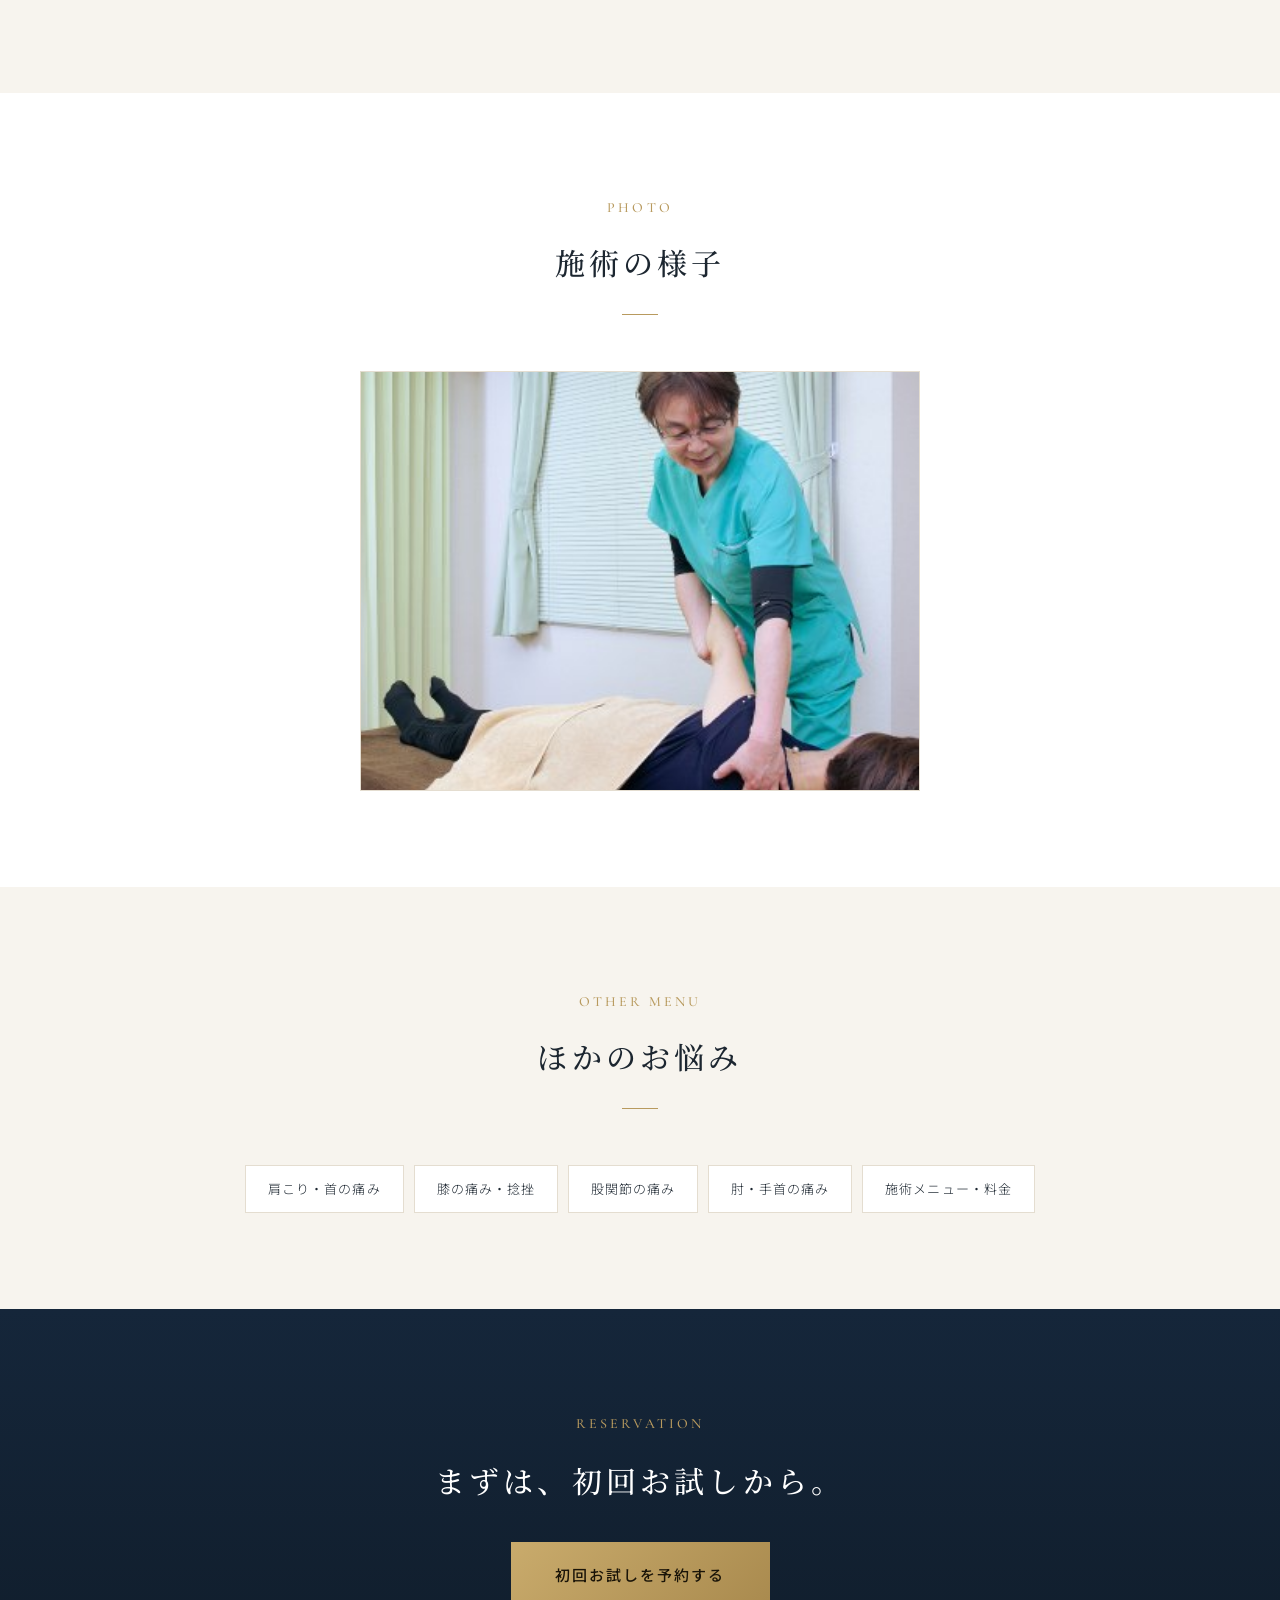
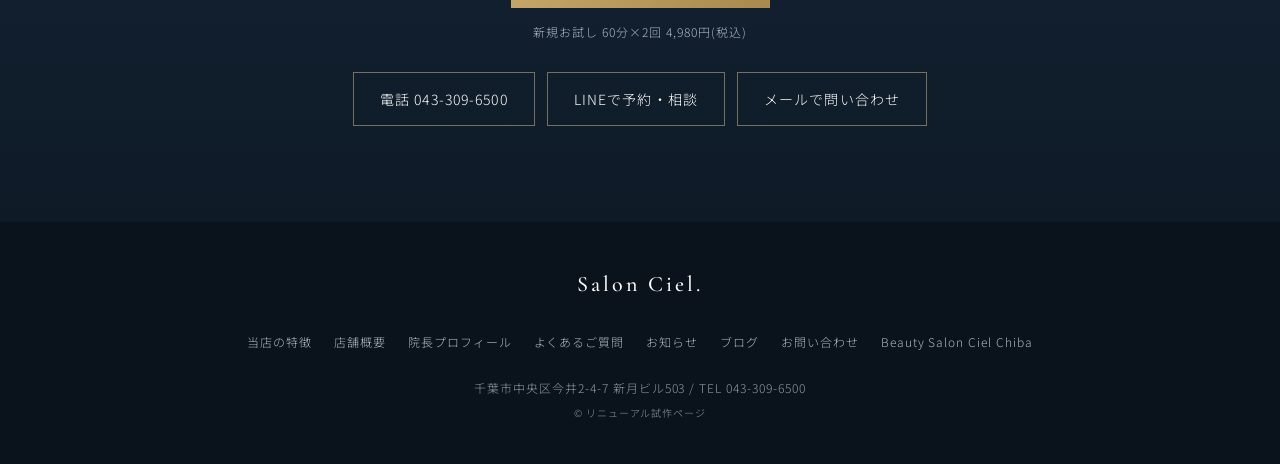
<file: waist-back.html>
<!doctype html>
<html lang="ja">
<head>
<meta charset="utf-8">
<meta name="viewport" content="width=device-width,initial-scale=1">
<meta name="robots" content="noindex,nofollow">
<title>【試作】腰・背中の痛み | Salon Ciel. Chiba</title>
<meta name="description" content="腰・背中の痛みでお悩みの方へ。蘇我駅徒歩1分の整体サロンの施術をご紹介します。">
<link rel="preconnect" href="https://fonts.googleapis.com">
<link rel="preconnect" href="https://fonts.gstatic.com" crossorigin>
<link href="https://fonts.googleapis.com/css2?family=Cormorant+Garamond:wght@400;500;600&family=Noto+Serif+JP:wght@400;500;700&family=Noto+Sans+JP:wght@300;400;500&display=swap" rel="stylesheet">
<style>
:root{
  --navy:#0e1a26;--navy2:#15263a;--ink:#1c2630;--sub:#6b7782;
  --gold:#b89a5e;--gold-l:#d9c48f;--ivory:#f7f4ee;--line:#e4ddd0;--white:#fff
}
*{box-sizing:border-box}
html{scroll-behavior:smooth}
body{margin:0;font-family:"Noto Sans JP","Hiragino Sans",Meiryo,sans-serif;font-weight:300;color:var(--ink);line-height:2;background:var(--white);padding-bottom:64px}
a{color:inherit}
.serif{font-family:"Noto Serif JP","Hiragino Mincho ProN",serif}
.en{font-family:"Cormorant Garamond",serif;letter-spacing:.22em;text-transform:uppercase;color:var(--gold);font-size:14px;font-weight:500}
.wrap{max-width:1040px;margin:0 auto;padding:0 24px}

.banner{background:#2a2320;color:var(--gold-l);font-size:12px;text-align:center;padding:6px 12px;letter-spacing:.05em}

header{position:sticky;top:0;z-index:30;background:rgba(14,26,38,.94);backdrop-filter:blur(6px)}
header .wrap{display:flex;align-items:center;justify-content:space-between;height:64px}
.logo{font-family:"Cormorant Garamond",serif;font-size:22px;letter-spacing:.14em;color:#fff;text-decoration:none;font-weight:500}
.logo small{display:block;font-family:"Noto Sans JP";font-size:9px;letter-spacing:.3em;color:var(--gold-l);line-height:1;margin-top:2px}
nav{display:none;gap:28px;font-size:13px;letter-spacing:.08em}
nav a{color:#e9e4d8;text-decoration:none}
nav a:hover{color:var(--gold-l)}
.hbtn{display:none;border:1px solid var(--gold);color:var(--gold-l);padding:8px 22px;font-size:13px;letter-spacing:.1em;text-decoration:none}
@media(min-width:900px){nav{display:flex}.hbtn{display:inline-block}}

.hero{position:relative;color:#fff;text-align:center;padding:96px 0 0;
  background:radial-gradient(ellipse at 70% 10%,#24415c 0,transparent 55%),linear-gradient(180deg,#0e1a26,#15263a)}
.hero .photo-note{position:absolute;right:12px;top:12px;font-size:11px;color:#8b98a5}
.hero .en{display:block;margin-bottom:24px}
.hero h1{font-family:"Noto Serif JP",serif;font-weight:500;font-size:clamp(26px,5.6vw,46px);line-height:1.6;letter-spacing:.12em;margin:0 0 24px}
.hero h1 em{font-style:normal;color:var(--gold-l)}
.hero p.lead{max-width:560px;margin:0 auto 40px;color:#c8d0d8;font-size:14px}
.btn{display:inline-block;background:linear-gradient(135deg,#c9ab6c,#a98a4e);color:#1a1408;font-weight:500;text-decoration:none;letter-spacing:.14em;padding:18px 44px;font-size:15px}
.btn:hover{filter:brightness(1.08)}
.btn-sub{display:block;margin-top:12px;font-size:12px;color:#aeb8c2;letter-spacing:.08em}
.stats{display:grid;grid-template-columns:repeat(3,1fr);margin-top:72px;border-top:1px solid rgba(217,196,143,.3);background:rgba(0,0,0,.22)}
.stats div{padding:24px 8px;border-right:1px solid rgba(217,196,143,.2)}
.stats div:last-child{border-right:0}
.stats b{display:block;font-family:"Cormorant Garamond",serif;font-size:clamp(26px,5vw,40px);color:var(--gold-l);font-weight:500;line-height:1.2}
.stats span{font-size:11px;letter-spacing:.1em;color:#b6c0ca}

section{padding:96px 0}
.alt{background:var(--ivory)}
.dark{background:var(--navy);color:#fff}
.head{text-align:center;margin-bottom:56px}
.head h2{font-family:"Noto Serif JP",serif;font-weight:500;font-size:clamp(22px,4vw,30px);letter-spacing:.14em;margin:10px 0 0}
.head h2::after{content:"";display:block;width:36px;height:1px;background:var(--gold);margin:22px auto 0}

.grid{display:grid;gap:28px;grid-template-columns:repeat(auto-fit,minmax(260px,1fr))}
.feat{background:#fff;border:1px solid var(--line);padding:40px 28px 32px;position:relative}
.feat .no{font-family:"Cormorant Garamond",serif;font-size:42px;color:var(--gold);line-height:1;opacity:.9}
.feat h3{font-family:"Noto Serif JP",serif;font-weight:500;font-size:18px;letter-spacing:.08em;margin:14px 0 10px}
.feat p{margin:0;font-size:14px;color:var(--sub)}

.ph{aspect-ratio:4/3;display:grid;place-items:center;color:#9aa6b1;font-size:12px;letter-spacing:.1em;
  background:repeating-linear-gradient(135deg,#eceae4 0 12px,#f3f1ec 12px 24px);border:1px solid var(--line)}
.worry{display:grid;gap:0;grid-template-columns:repeat(auto-fit,minmax(150px,1fr));border-top:1px solid var(--line);border-left:1px solid var(--line)}
.worry a{padding:32px 16px;text-align:center;border-right:1px solid var(--line);border-bottom:1px solid var(--line);background:#fff;text-decoration:none}
.worry b{display:block;font-family:"Noto Serif JP",serif;font-weight:500;letter-spacing:.1em;font-size:17px}
.worry span{font-size:12px;color:var(--sub)}

.price{max-width:640px;margin:0 auto}
.price .row{display:flex;justify-content:space-between;align-items:baseline;border-bottom:1px solid rgba(217,196,143,.28);padding:20px 4px}
.price .row span{font-size:15px;letter-spacing:.06em}
.price .row b{font-family:"Noto Serif JP",serif;font-weight:500;font-size:22px;color:var(--gold-l)}
.price .first{background:rgba(217,196,143,.08);border:1px solid var(--gold);padding:28px 24px;margin-bottom:24px;text-align:center}
.price .first .t{letter-spacing:.14em;font-size:13px;color:var(--gold-l)}
.price .first b{display:block;font-family:"Noto Serif JP",serif;font-weight:500;font-size:44px;line-height:1.4}
.price .first b small{font-size:15px;margin-left:6px;color:#c8d0d8}
.note{font-size:12px;color:#8e99a4;margin-top:20px}

.steps{display:grid;gap:0;grid-template-columns:repeat(auto-fit,minmax(210px,1fr))}
.step{padding:8px 28px 24px;border-left:1px solid var(--gold)}
.step .no{font-family:"Cormorant Garamond",serif;font-size:14px;letter-spacing:.2em;color:var(--gold)}
.step h3{font-family:"Noto Serif JP",serif;font-weight:500;margin:4px 0 8px;font-size:17px}
.step p{margin:0;font-size:13px;color:var(--sub)}

.todo{display:inline-block;background:#fff3cd;color:#664d03;font-size:11px;padding:0 8px;margin-left:4px;vertical-align:middle}
.voice{background:#fff;border:1px solid var(--line);padding:32px;text-align:center;color:var(--sub);font-size:14px}

details{border-bottom:1px solid var(--line);padding:20px 4px}
summary{cursor:pointer;font-family:"Noto Serif JP",serif;font-weight:500;letter-spacing:.05em;list-style:none;position:relative;padding-right:32px}
summary::-webkit-details-marker{display:none}
summary::after{content:"+";position:absolute;right:4px;top:-2px;color:var(--gold);font-size:22px;font-weight:300}
details[open] summary::after{content:"−"}
details p{margin:12px 0 0;font-size:14px;color:var(--sub)}

.cta{text-align:center;background:linear-gradient(180deg,#15263a,#0e1a26);color:#fff}
.cta h2{font-family:"Noto Serif JP",serif;font-weight:500;font-size:clamp(22px,4vw,30px);letter-spacing:.14em;margin:12px 0 32px}
.access{display:grid;gap:32px;grid-template-columns:repeat(auto-fit,minmax(280px,1fr));align-items:start}
.access dl{margin:0;font-size:14px}
.access dt{color:var(--gold);font-size:12px;letter-spacing:.2em;margin-top:18px}
.access dd{margin:2px 0 0}

/* 写真枠: images/ に同名ファイルを置けば自動で表示、無ければ仮枠 */
.photo{position:relative;margin:0;overflow:hidden;background:repeating-linear-gradient(135deg,#e9e6df 0 14px,#f1eee8 14px 28px);border:1px solid var(--line)}
.photo::before{content:attr(data-label);position:absolute;inset:0;display:grid;place-items:center;text-align:center;padding:12px;font-size:12px;letter-spacing:.12em;color:#98a3ad;line-height:1.7}
.photo img{position:relative;display:block;width:100%;height:100%;object-fit:cover}
.r43{aspect-ratio:4/3}.r32{aspect-ratio:3/2}.r11{aspect-ratio:1/1}.r34{aspect-ratio:3/4}.r169{aspect-ratio:16/9}
.dark .photo,.hero .photo{background:repeating-linear-gradient(135deg,#1b2d40 0 14px,#203449 14px 28px);border-color:rgba(217,196,143,.25)}
.dark .photo::before,.hero .photo::before{color:#7d8d9c}
.hero-grid{display:grid;gap:40px;align-items:center;text-align:left}
.hero-grid .txt{text-align:center}
@media(min-width:900px){.hero-grid{grid-template-columns:1.05fr .95fr}.hero-grid .txt{text-align:left}.hero-grid .lead{margin-left:0!important}}
.hero-grid .photo{box-shadow:0 0 0 8px rgba(217,196,143,.12)}
.split{display:grid;gap:32px;align-items:center;margin-bottom:72px}
.split:last-child{margin-bottom:0}
.split h3{font-family:"Noto Serif JP",serif;font-weight:500;font-size:clamp(19px,3.4vw,24px);letter-spacing:.08em;line-height:1.7;margin:8px 0 14px}
.split p{margin:0;font-size:14px;color:var(--sub)}
.split .no{font-family:"Cormorant Garamond",serif;font-size:56px;color:var(--gold);line-height:1;opacity:.85}
@media(min-width:860px){.split{grid-template-columns:1fr 1fr;gap:64px}.split.rev .photo{order:2}}
.gallery{display:grid;gap:12px;grid-template-columns:repeat(2,1fr)}
@media(min-width:860px){.gallery{grid-template-columns:repeat(4,1fr)}}
.profile{display:grid;gap:40px;align-items:center}
@media(min-width:860px){.profile{grid-template-columns:340px 1fr}}
.profile h3{font-family:"Noto Serif JP",serif;font-weight:500;font-size:22px;letter-spacing:.1em;margin:6px 0 4px}
.profile .role{font-size:12px;color:var(--gold);letter-spacing:.2em}
.profile p{font-size:14px;color:var(--sub);margin:16px 0 0}
.media{display:flex;flex-wrap:wrap;justify-content:center;gap:12px;margin-top:8px}
.media span{border:1px solid var(--line);padding:6px 18px;font-size:12px;color:var(--sub);letter-spacing:.1em;background:#fff}
.more{text-align:center;margin-top:40px}.more a{display:inline-block;border:1px solid var(--gold);color:var(--gold);padding:10px 32px;font-size:13px;letter-spacing:.12em;text-decoration:none}.more a:hover{background:var(--gold);color:#fff}.dark .more a{color:var(--gold-l)}.dark .more a:hover{color:#1a1408;background:var(--gold-l)}
.contact3{display:flex;flex-wrap:wrap;justify-content:center;gap:12px;margin-top:28px}.contact3 a{border:1px solid rgba(217,196,143,.5);color:#fff;text-decoration:none;padding:12px 26px;font-size:14px;letter-spacing:.08em}.contact3 a:hover{background:rgba(217,196,143,.15)}
.flinks{display:flex;flex-wrap:wrap;justify-content:center;gap:6px 22px;margin:0 0 22px;font-size:12px}.flinks a{color:#aeb8c2;text-decoration:none}.flinks a:hover{color:var(--gold-l)}
footer{background:#0a131c;color:#8e99a4;text-align:center;padding:40px 0;font-size:12px;letter-spacing:.08em}
footer .logo{display:inline-block;margin-bottom:10px}

.bar{position:fixed;left:0;right:0;bottom:0;display:flex;z-index:40;background:#0e1a26;border-top:1px solid var(--gold)}
.bar a{flex:1;text-align:center;text-decoration:none;padding:16px 4px;font-size:13px;letter-spacing:.12em;color:var(--gold-l)}
.bar a.main{background:linear-gradient(135deg,#c9ab6c,#a98a4e);color:#1a1408;font-weight:500;flex:1.6}
@media(min-width:900px){.bar{display:none}body{padding-bottom:0}}

.sub-hero{background:radial-gradient(ellipse at 70% 0,#24415c 0,transparent 55%),linear-gradient(180deg,#0e1a26,#15263a);color:#fff;text-align:center;padding:72px 0 64px}
.sub-hero h1{font-family:"Noto Serif JP",serif;font-weight:500;font-size:clamp(24px,5vw,38px);letter-spacing:.14em;margin:10px 0 0}
.crumb{font-size:12px;color:#8e99a4;margin-bottom:18px;letter-spacing:.08em}.crumb a{color:#b6c0ca;text-decoration:none}
.worries{max-width:640px;margin:0 auto;padding:0;list-style:none}
.worries li{padding:16px 8px 16px 40px;border-bottom:1px solid var(--line);position:relative;font-family:"Noto Serif JP",serif}
.worries li::before{content:"";position:absolute;left:8px;top:26px;width:16px;height:1px;background:var(--gold)}
.prose{max-width:760px;margin:0 auto;font-size:15px}
.prose p{margin:0 0 1.4em}
.prose h3{font-family:"Noto Serif JP",serif;font-weight:500;letter-spacing:.08em;font-size:19px;margin:2em 0 .6em;color:var(--ink)}
.plan{display:grid;gap:16px;grid-template-columns:repeat(auto-fit,minmax(240px,1fr));margin-top:8px}
.plan .p{background:#fff;border:1px solid var(--line);padding:28px 24px}
.plan .p h3{font-family:"Noto Serif JP",serif;font-weight:500;font-size:17px;margin:0 0 4px}
.plan .p .pr{font-family:"Noto Serif JP",serif;font-size:26px;color:var(--gold);margin:6px 0 10px}
.plan .p p{margin:0;font-size:13px;color:var(--sub)}
.plan .p.first{border-color:var(--gold);background:#fffdf7}
.others{display:flex;flex-wrap:wrap;gap:10px;justify-content:center}
.others a{border:1px solid var(--line);background:#fff;padding:10px 22px;font-size:13px;text-decoration:none;letter-spacing:.08em}
.others a:hover{border-color:var(--gold);color:var(--gold)}
.disc{font-size:12px;color:var(--sub);max-width:760px;margin:32px auto 0}
</style>
</head>
<body>
<header>
  <div class="wrap">
    <a class="logo" href="index.html#top">Salon Ciel.<small>CHIBA / SOGA</small></a>
    <nav>
      <a href="index.html#feature">特徴</a>
      <a href="index.html#menu">施術・料金</a>
      <a href="index.html#faq">FAQ</a>
      <a href="index.html#access">アクセス</a>
      <a href="https://salonciel-chiba.com/beauty/">Beauty</a>
    </nav>
    <a class="hbtn" href="index.html#reserve">ご予約</a>
  </div>
</header>
<main>
  <div class="sub-hero"><div class="wrap">
    <div class="crumb"><a href="index.html">HOME</a> / 腰・背中の痛み</div>
    <span class="en">BACK</span>
    <h1>腰・背中の痛み</h1>
  </div></div>
  <section>
    <div class="wrap">
      <div class="head"><span class="en">Concern</span><h2>こんなお悩みはありませんか</h2></div>
      <ul class="worries"><li>立っているだけで腰や背中が痛くなる</li><li>椅子から立ち上がるとき、ギクッと痛む</li><li>体を反らす・前に曲げると背中が痛い</li></ul>
    </div>
  </section>
  <section class="alt">
    <div class="wrap">
      <div class="prose">
      <h3>腰・背中の痛みについて</h3>
      <p>ぎっくり腰を繰り返す方は、日ごろから負担のかかっている筋肉があります。そうした筋肉は、休むための「緩めて」という神経の信号がうまく届かないことがあります。</p>
      <p>限界が来たとき、筋肉が傷つかないよう周囲の筋肉を一瞬で固めるため、強い痛みとして現れます。この信号に働きかけて筋肉を緩めていくのが、当店のVIM療法です。</p>
      <h3>VIM療法とは</h3>
      <p>VIM(Voluntary Inhibition Method)は、痛みのある側ではなく、反対側へアプローチする施術法です。たとえば左の股関節がつらいときは、右の股関節を調整します。痛い部分に直接触れない、やさしい施術です。</p>
      <p>当店は、この療法の認定院です。</p>
      </div>
      <div class="more"><a href="treatment.html">施術メニュー・料金を見る</a></div>
      <p class="disc">※効果・感じ方には個人差があります。医療行為ではありません。</p>
    </div>
  </section>
  <section>
    <div class="wrap">
      <div class="head"><span class="en">Photo</span><h2>施術の様子</h2></div>
      <figure class="photo r43" style="max-width:560px;margin:0 auto" data-label="施術風景&#10;images/feature2.jpg"><img src="images/feature2.jpg" alt="施術の様子" onerror="this.remove()"></figure>
    </div>
  </section>
  <section class="alt"><div class="wrap"><div class="head"><span class="en">Other Menu</span><h2>ほかのお悩み</h2></div><div class="others"><a href="neck-shoulder.html">肩こり・首の痛み</a><a href="knees-foot.html">膝の痛み・捻挫</a><a href="hip.html">股関節の痛み</a><a href="elbow-wrist.html">肘・手首の痛み</a><a href="treatment.html">施術メニュー・料金</a></div></div></section>
  <section class="cta">
    <div class="wrap">
      <span class="en">Reservation</span>
      <h2>まずは、初回お試しから。</h2>
      <a class="btn" href="https://ssv.onemorehand.jp/salonciel_chiba/">初回お試しを予約する</a>
      <span class="btn-sub">新規お試し 60分×2回 4,980円(税込)</span>
      <div class="contact3"><a href="tel:0433096500">電話 043-309-6500</a><a href="https://lin.ee/z3pU5tS">LINEで予約・相談</a><a href="https://salonciel-chiba.com/contact/">メールで問い合わせ</a></div>
    </div>
  </section>
</main>
<footer>
  <a class="logo" href="index.html#top">Salon Ciel.</a><br>
  <div class="flinks" style="margin-top:14px"><a href="https://salonciel-chiba.com/feature/">当店の特徴</a><a href="https://salonciel-chiba.com/about/">店舗概要</a><a href="https://salonciel-chiba.com/profile/">院長プロフィール</a><a href="https://salonciel-chiba.com/q_a/">よくあるご質問</a><a href="https://salonciel-chiba.com/category/news/">お知らせ</a><a href="https://salonciel-chiba.com/category/all/">ブログ</a><a href="https://salonciel-chiba.com/contact/">お問い合わせ</a><a href="https://salonciel-chiba.com/beauty/">Beauty Salon Ciel Chiba</a></div>
  千葉市中央区今井2-4-7 新月ビル503 / TEL 043-309-6500<br>
  <small>© リニューアル試作ページ</small>
</footer>
<div class="bar">
  <a class="main" href="https://ssv.onemorehand.jp/salonciel_chiba/">予約する</a>
  <a href="tel:0433096500">電話</a>
  <a href="https://lin.ee/z3pU5tS">LINE</a>
</div>
</body>
</html>
</file>
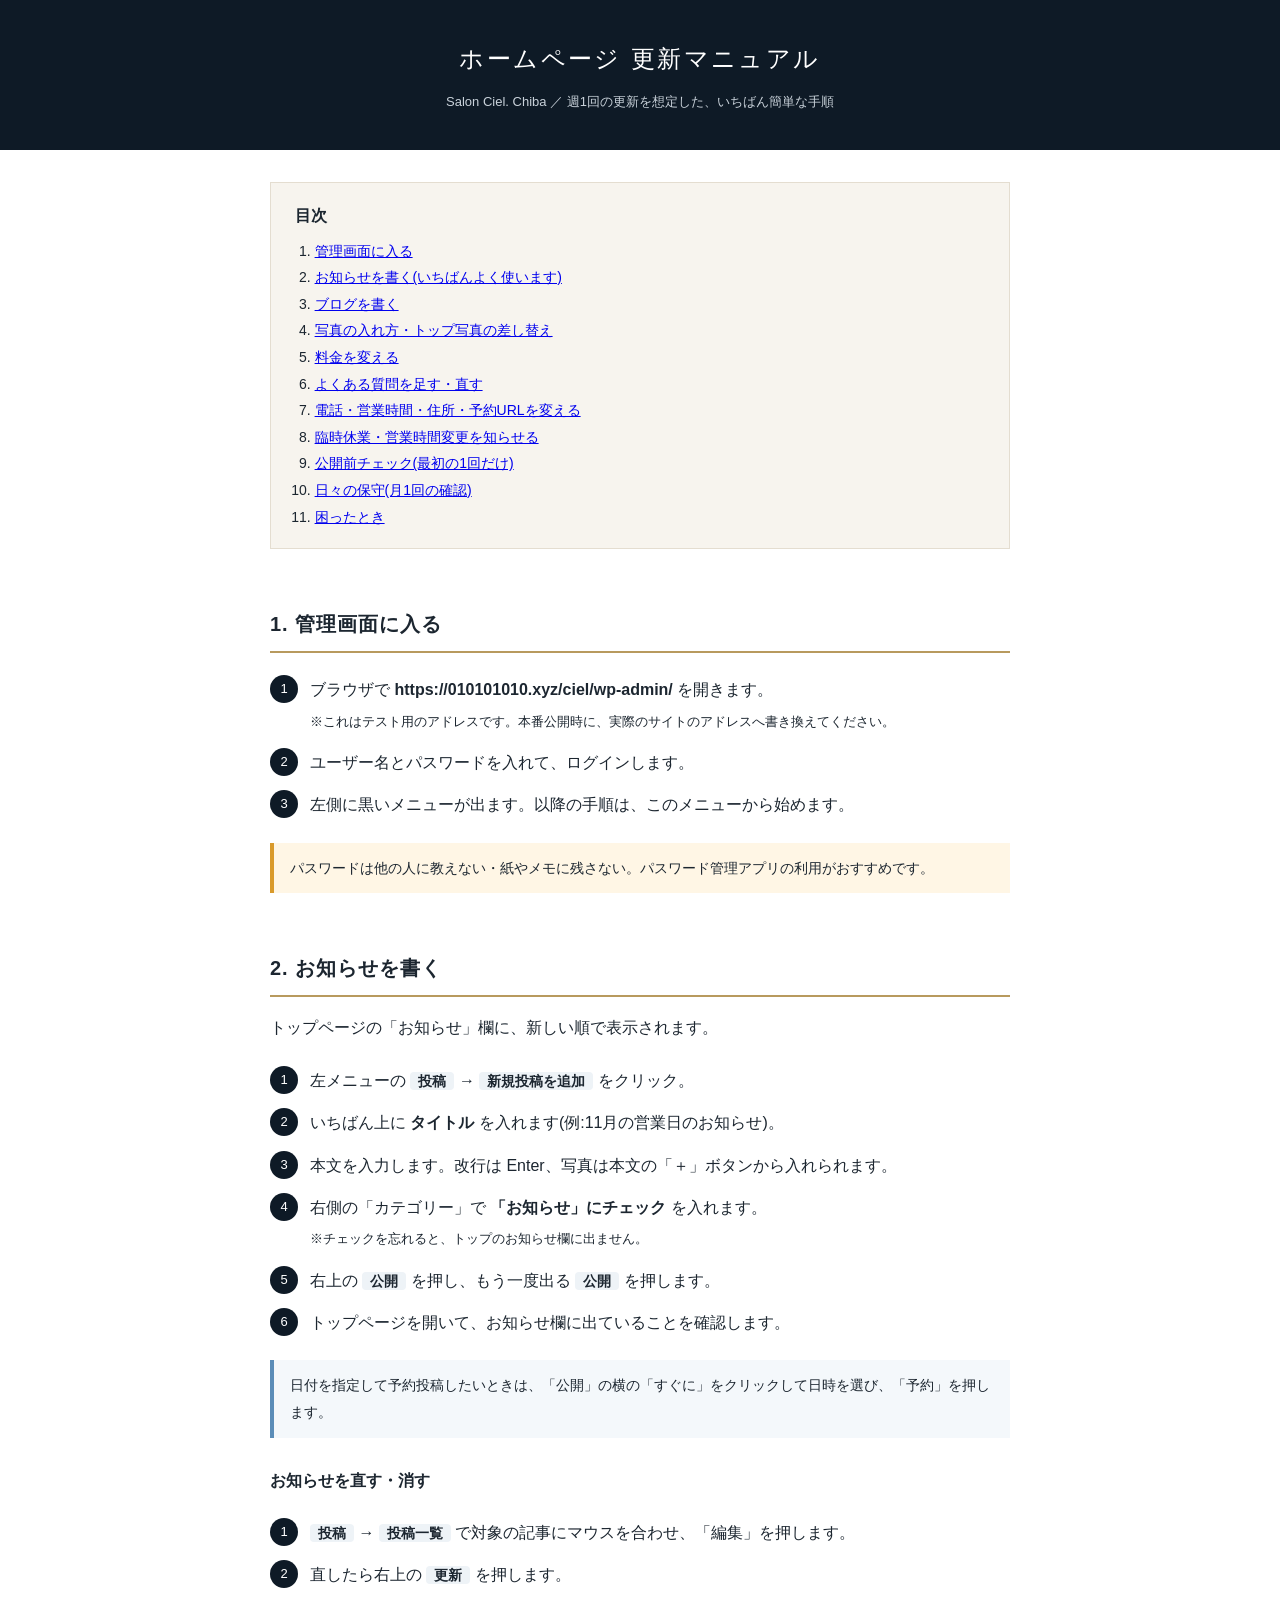
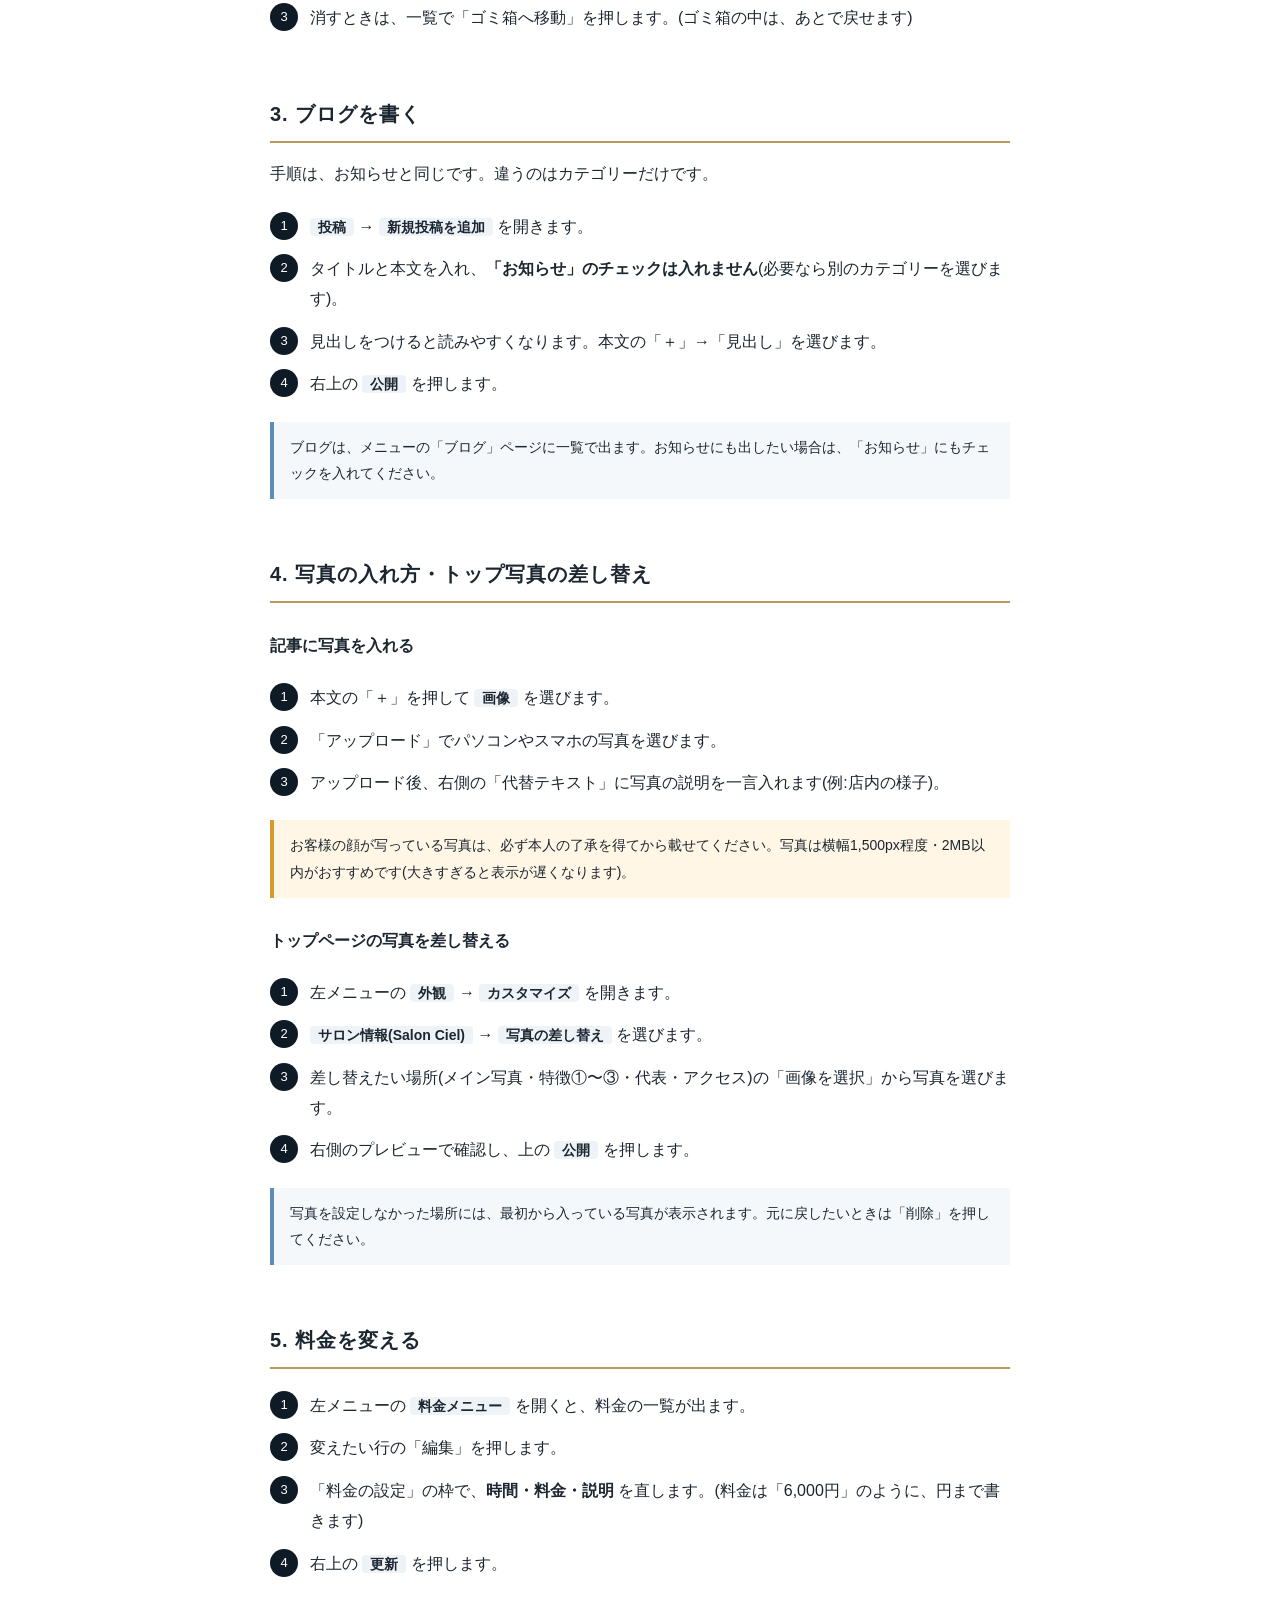
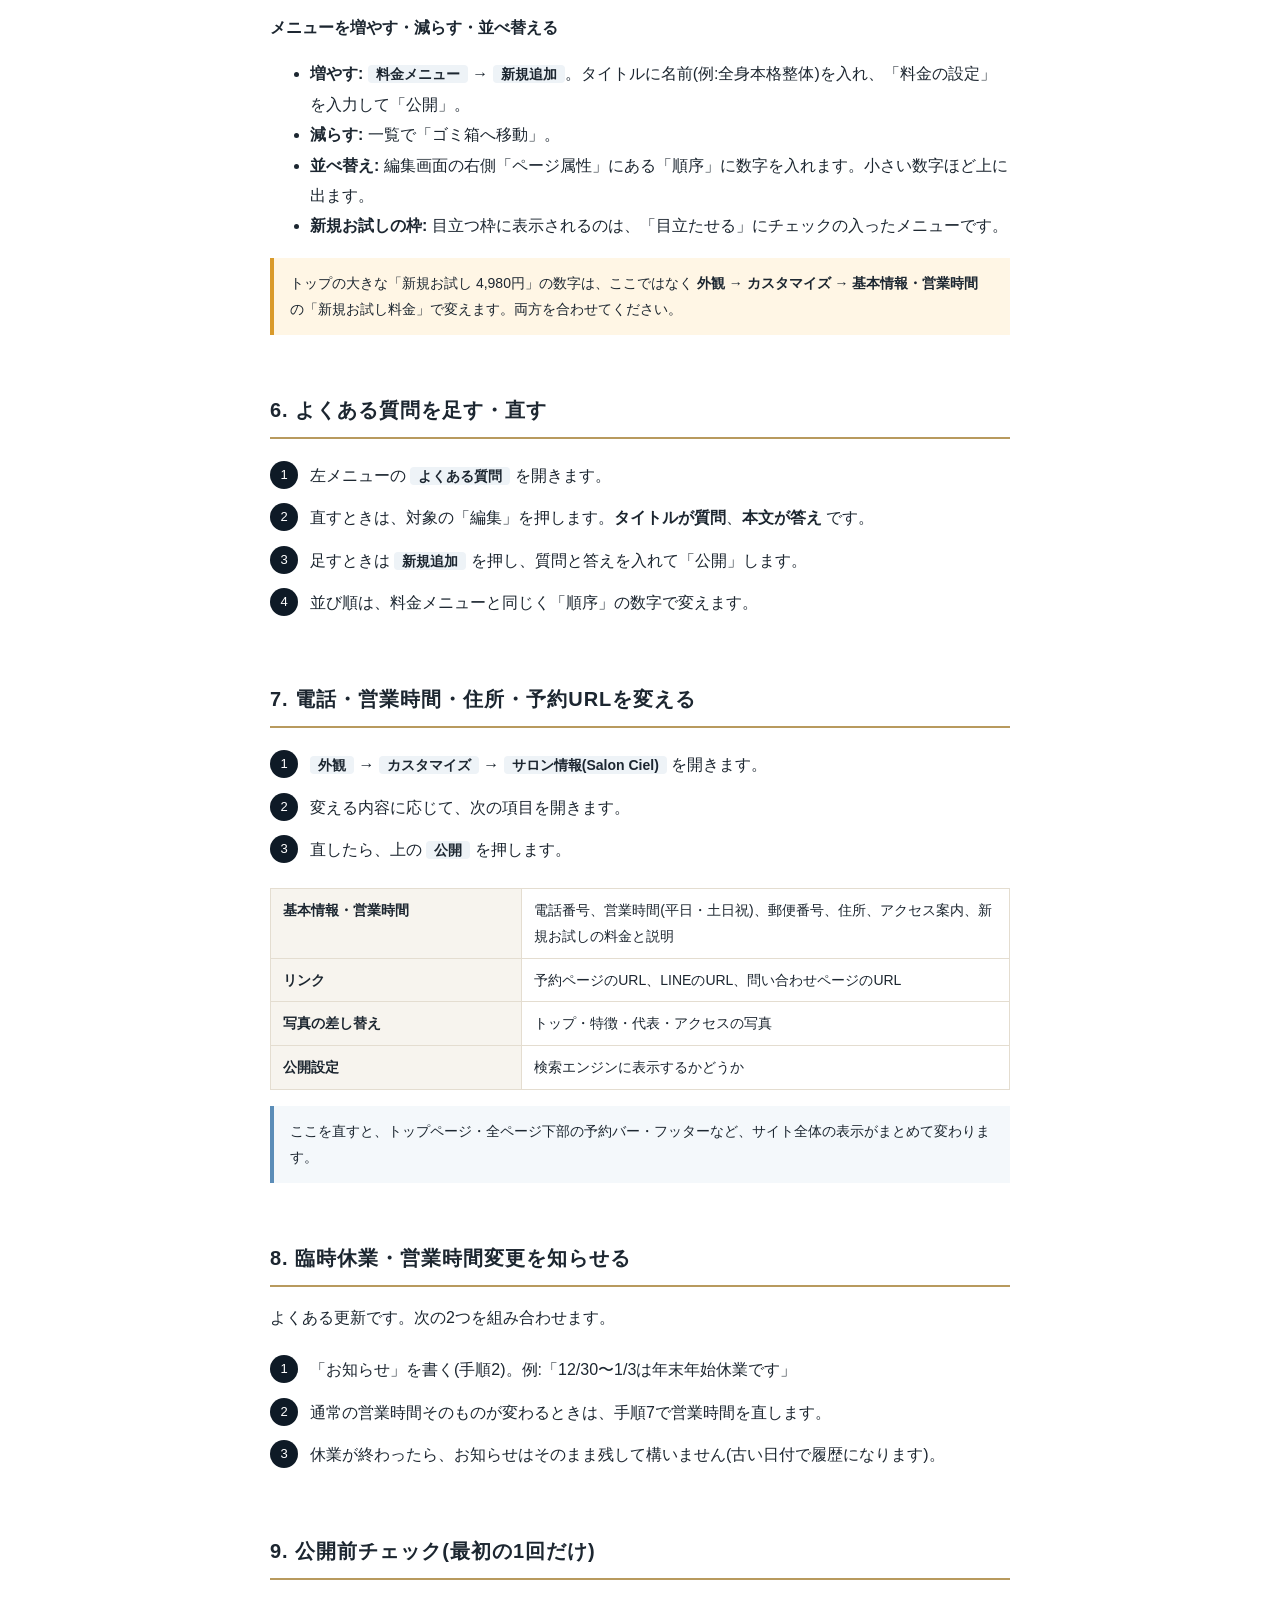
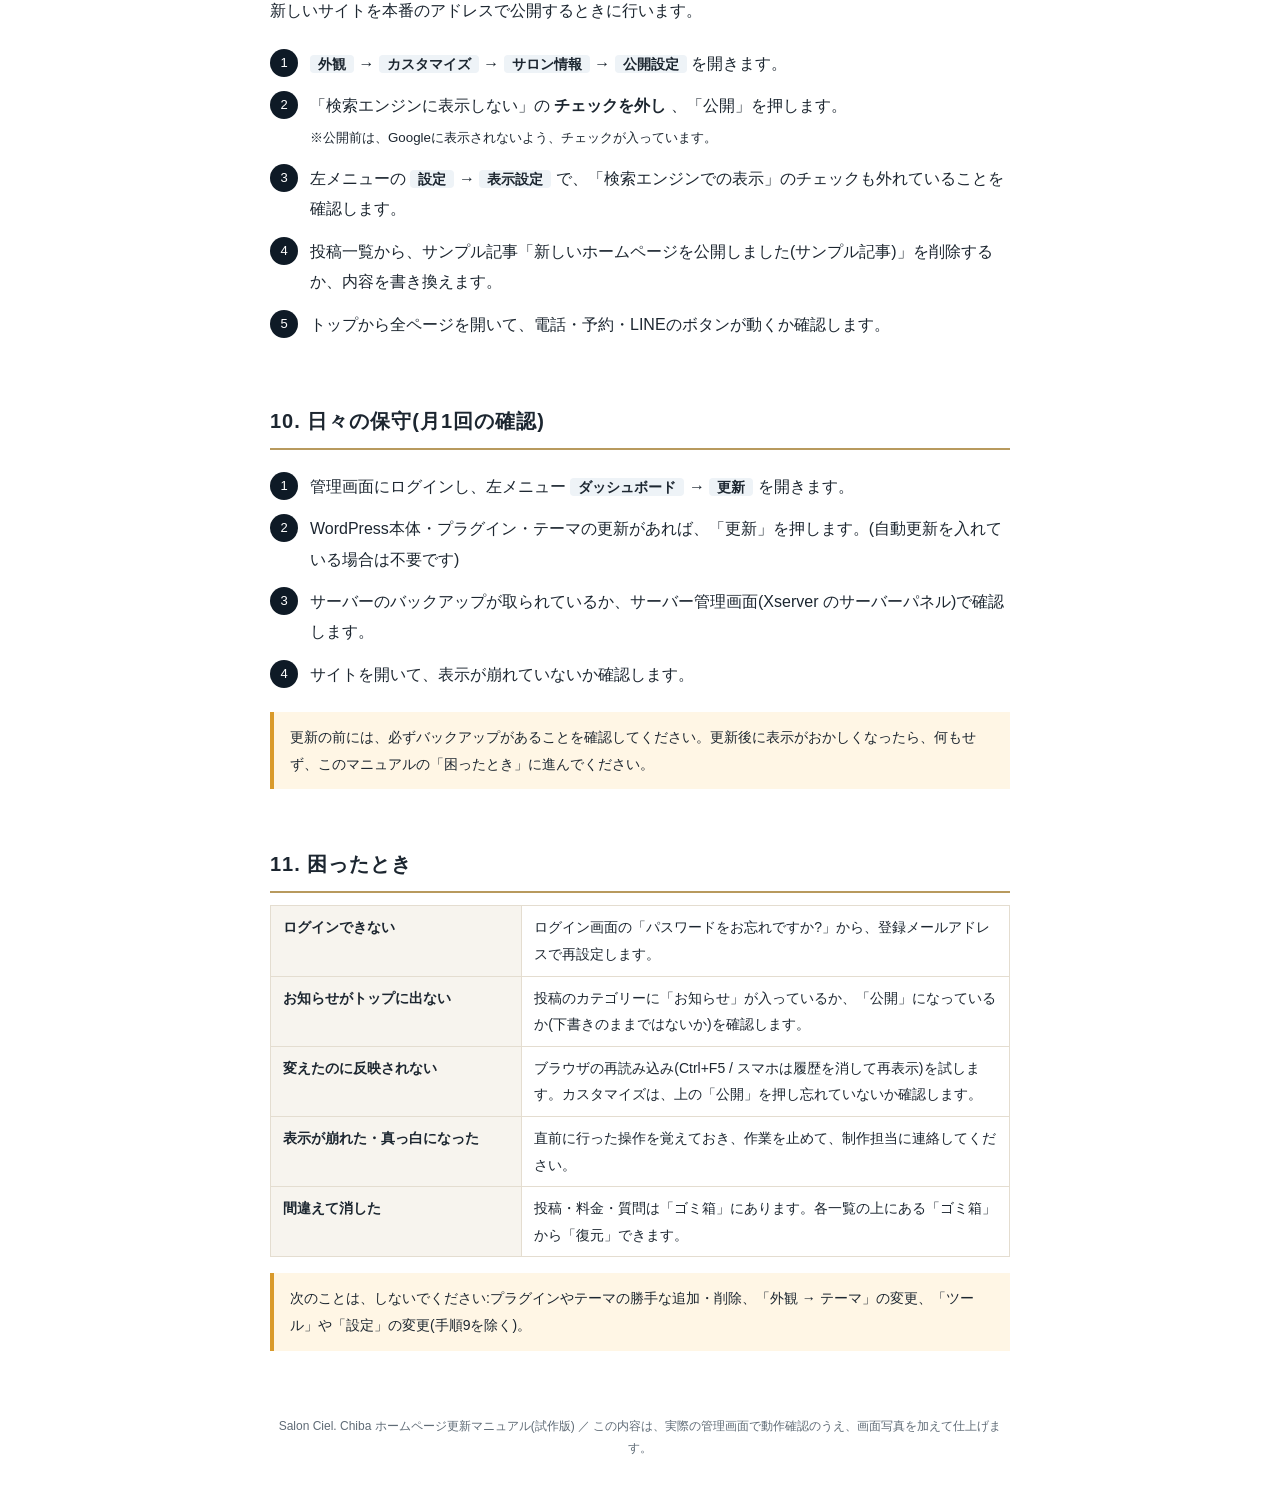
<file: docs/manual.html>
<!doctype html>
<html lang="ja">
<head>
<meta charset="utf-8">
<meta name="viewport" content="width=device-width,initial-scale=1">
<meta name="robots" content="noindex,nofollow">
<title>ホームページ更新マニュアル | Salon Ciel. Chiba</title>
<style>
:root{--navy:#0e1a26;--gold:#b89a5e;--ink:#1c2630;--sub:#5f6b76;--line:#e4ddd0;--bg:#f7f4ee}
*{box-sizing:border-box}
body{margin:0;font-family:"Hiragino Sans","Yu Gothic",Meiryo,sans-serif;color:var(--ink);line-height:1.9;background:#fff}
header{background:var(--navy);color:#fff;padding:36px 20px;text-align:center}
header h1{margin:0;font-size:24px;letter-spacing:.1em;font-weight:500}
header p{margin:8px 0 0;color:#c9d2da;font-size:13px}
.wrap{max-width:780px;margin:0 auto;padding:0 20px}
nav.toc{background:var(--bg);border:1px solid var(--line);padding:18px 24px;margin:32px 0}
nav.toc b{display:block;margin-bottom:6px}
nav.toc ol{margin:0;padding-left:1.4em;font-size:14px}
h2{font-size:20px;margin:56px 0 12px;padding-bottom:8px;border-bottom:2px solid var(--gold);letter-spacing:.05em}
h3{font-size:16px;margin:28px 0 6px}
ol.steps{counter-reset:s;list-style:none;padding:0}
ol.steps li{counter-increment:s;position:relative;padding:6px 0 6px 40px}
ol.steps li::before{content:counter(s);position:absolute;left:0;top:6px;width:28px;height:28px;border-radius:50%;background:var(--navy);color:#fff;text-align:center;line-height:28px;font-size:13px}
.menu{background:#eef3f7;border-radius:4px;padding:1px 8px;font-weight:600;font-size:14px;white-space:nowrap}
.note,.warn{padding:12px 16px;font-size:14px;margin:16px 0;border-left:4px solid}
.note{background:#f4f8fb;border-color:#5b8db8}
.warn{background:#fff6e5;border-color:#d99a2b}
table{width:100%;border-collapse:collapse;font-size:14px;margin:12px 0}
th,td{border:1px solid var(--line);padding:8px 12px;text-align:left;vertical-align:top}
th{background:var(--bg);width:34%}
footer{margin:64px 0 40px;text-align:center;color:var(--sub);font-size:12px}
@media print{header{background:#fff;color:#000;border-bottom:2px solid #000}header p{color:#333}h2{break-after:avoid}ol.steps li,.note,.warn{break-inside:avoid}}
</style>
</head>
<body>
<header>
  <h1>ホームページ 更新マニュアル</h1>
  <p>Salon Ciel. Chiba ／ 週1回の更新を想定した、いちばん簡単な手順</p>
</header>

<div class="wrap">

<nav class="toc">
  <b>目次</b>
  <ol>
    <li><a href="#login">管理画面に入る</a></li>
    <li><a href="#news">お知らせを書く(いちばんよく使います)</a></li>
    <li><a href="#blog">ブログを書く</a></li>
    <li><a href="#photo">写真の入れ方・トップ写真の差し替え</a></li>
    <li><a href="#price">料金を変える</a></li>
    <li><a href="#faq">よくある質問を足す・直す</a></li>
    <li><a href="#info">電話・営業時間・住所・予約URLを変える</a></li>
    <li><a href="#holiday">臨時休業・営業時間変更を知らせる</a></li>
    <li><a href="#publish">公開前チェック(最初の1回だけ)</a></li>
    <li><a href="#care">日々の保守(月1回の確認)</a></li>
    <li><a href="#trouble">困ったとき</a></li>
  </ol>
</nav>

<h2 id="login">1. 管理画面に入る</h2>
<ol class="steps">
  <li>ブラウザで <b>https://010101010.xyz/ciel/wp-admin/</b> を開きます。<br><small>※これはテスト用のアドレスです。本番公開時に、実際のサイトのアドレスへ書き換えてください。</small></li>
  <li>ユーザー名とパスワードを入れて、ログインします。</li>
  <li>左側に黒いメニューが出ます。以降の手順は、このメニューから始めます。</li>
</ol>
<div class="warn">パスワードは他の人に教えない・紙やメモに残さない。パスワード管理アプリの利用がおすすめです。</div>

<h2 id="news">2. お知らせを書く</h2>
<p>トップページの「お知らせ」欄に、新しい順で表示されます。</p>
<ol class="steps">
  <li>左メニューの <span class="menu">投稿</span> → <span class="menu">新規投稿を追加</span> をクリック。</li>
  <li>いちばん上に <b>タイトル</b> を入れます(例:11月の営業日のお知らせ)。</li>
  <li>本文を入力します。改行は Enter、写真は本文の「＋」ボタンから入れられます。</li>
  <li>右側の「カテゴリー」で <b>「お知らせ」にチェック</b> を入れます。<br><small>※チェックを忘れると、トップのお知らせ欄に出ません。</small></li>
  <li>右上の <span class="menu">公開</span> を押し、もう一度出る <span class="menu">公開</span> を押します。</li>
  <li>トップページを開いて、お知らせ欄に出ていることを確認します。</li>
</ol>
<div class="note">日付を指定して予約投稿したいときは、「公開」の横の「すぐに」をクリックして日時を選び、「予約」を押します。</div>
<h3>お知らせを直す・消す</h3>
<ol class="steps">
  <li><span class="menu">投稿</span> → <span class="menu">投稿一覧</span> で対象の記事にマウスを合わせ、「編集」を押します。</li>
  <li>直したら右上の <span class="menu">更新</span> を押します。</li>
  <li>消すときは、一覧で「ゴミ箱へ移動」を押します。(ゴミ箱の中は、あとで戻せます)</li>
</ol>

<h2 id="blog">3. ブログを書く</h2>
<p>手順は、お知らせと同じです。違うのはカテゴリーだけです。</p>
<ol class="steps">
  <li><span class="menu">投稿</span> → <span class="menu">新規投稿を追加</span> を開きます。</li>
  <li>タイトルと本文を入れ、<b>「お知らせ」のチェックは入れません</b>(必要なら別のカテゴリーを選びます)。</li>
  <li>見出しをつけると読みやすくなります。本文の「＋」→「見出し」を選びます。</li>
  <li>右上の <span class="menu">公開</span> を押します。</li>
</ol>
<div class="note">ブログは、メニューの「ブログ」ページに一覧で出ます。お知らせにも出したい場合は、「お知らせ」にもチェックを入れてください。</div>

<h2 id="photo">4. 写真の入れ方・トップ写真の差し替え</h2>
<h3>記事に写真を入れる</h3>
<ol class="steps">
  <li>本文の「＋」を押して <span class="menu">画像</span> を選びます。</li>
  <li>「アップロード」でパソコンやスマホの写真を選びます。</li>
  <li>アップロード後、右側の「代替テキスト」に写真の説明を一言入れます(例:店内の様子)。</li>
</ol>
<div class="warn">お客様の顔が写っている写真は、必ず本人の了承を得てから載せてください。写真は横幅1,500px程度・2MB以内がおすすめです(大きすぎると表示が遅くなります)。</div>
<h3>トップページの写真を差し替える</h3>
<ol class="steps">
  <li>左メニューの <span class="menu">外観</span> → <span class="menu">カスタマイズ</span> を開きます。</li>
  <li><span class="menu">サロン情報(Salon Ciel)</span> → <span class="menu">写真の差し替え</span> を選びます。</li>
  <li>差し替えたい場所(メイン写真・特徴①〜③・代表・アクセス)の「画像を選択」から写真を選びます。</li>
  <li>右側のプレビューで確認し、上の <span class="menu">公開</span> を押します。</li>
</ol>
<div class="note">写真を設定しなかった場所には、最初から入っている写真が表示されます。元に戻したいときは「削除」を押してください。</div>

<h2 id="price">5. 料金を変える</h2>
<ol class="steps">
  <li>左メニューの <span class="menu">料金メニュー</span> を開くと、料金の一覧が出ます。</li>
  <li>変えたい行の「編集」を押します。</li>
  <li>「料金の設定」の枠で、<b>時間・料金・説明</b> を直します。(料金は「6,000円」のように、円まで書きます)</li>
  <li>右上の <span class="menu">更新</span> を押します。</li>
</ol>
<h3>メニューを増やす・減らす・並べ替える</h3>
<ul>
  <li><b>増やす:</b> <span class="menu">料金メニュー</span> → <span class="menu">新規追加</span>。タイトルに名前(例:全身本格整体)を入れ、「料金の設定」を入力して「公開」。</li>
  <li><b>減らす:</b> 一覧で「ゴミ箱へ移動」。</li>
  <li><b>並べ替え:</b> 編集画面の右側「ページ属性」にある「順序」に数字を入れます。小さい数字ほど上に出ます。</li>
  <li><b>新規お試しの枠:</b> 目立つ枠に表示されるのは、「目立たせる」にチェックの入ったメニューです。</li>
</ul>
<div class="warn">トップの大きな「新規お試し 4,980円」の数字は、ここではなく <b>外観 → カスタマイズ → 基本情報・営業時間</b> の「新規お試し料金」で変えます。両方を合わせてください。</div>

<h2 id="faq">6. よくある質問を足す・直す</h2>
<ol class="steps">
  <li>左メニューの <span class="menu">よくある質問</span> を開きます。</li>
  <li>直すときは、対象の「編集」を押します。<b>タイトルが質問</b>、<b>本文が答え</b> です。</li>
  <li>足すときは <span class="menu">新規追加</span> を押し、質問と答えを入れて「公開」します。</li>
  <li>並び順は、料金メニューと同じく「順序」の数字で変えます。</li>
</ol>

<h2 id="info">7. 電話・営業時間・住所・予約URLを変える</h2>
<ol class="steps">
  <li><span class="menu">外観</span> → <span class="menu">カスタマイズ</span> → <span class="menu">サロン情報(Salon Ciel)</span> を開きます。</li>
  <li>変える内容に応じて、次の項目を開きます。</li>
  <li>直したら、上の <span class="menu">公開</span> を押します。</li>
</ol>
<table>
  <tr><th>基本情報・営業時間</th><td>電話番号、営業時間(平日・土日祝)、郵便番号、住所、アクセス案内、新規お試しの料金と説明</td></tr>
  <tr><th>リンク</th><td>予約ページのURL、LINEのURL、問い合わせページのURL</td></tr>
  <tr><th>写真の差し替え</th><td>トップ・特徴・代表・アクセスの写真</td></tr>
  <tr><th>公開設定</th><td>検索エンジンに表示するかどうか</td></tr>
</table>
<div class="note">ここを直すと、トップページ・全ページ下部の予約バー・フッターなど、サイト全体の表示がまとめて変わります。</div>

<h2 id="holiday">8. 臨時休業・営業時間変更を知らせる</h2>
<p>よくある更新です。次の2つを組み合わせます。</p>
<ol class="steps">
  <li>「お知らせ」を書く(手順2)。例:「12/30〜1/3は年末年始休業です」</li>
  <li>通常の営業時間そのものが変わるときは、手順7で営業時間を直します。</li>
  <li>休業が終わったら、お知らせはそのまま残して構いません(古い日付で履歴になります)。</li>
</ol>

<h2 id="publish">9. 公開前チェック(最初の1回だけ)</h2>
<p>新しいサイトを本番のアドレスで公開するときに行います。</p>
<ol class="steps">
  <li><span class="menu">外観</span> → <span class="menu">カスタマイズ</span> → <span class="menu">サロン情報</span> → <span class="menu">公開設定</span> を開きます。</li>
  <li>「検索エンジンに表示しない」の <b>チェックを外し</b> 、「公開」を押します。<br><small>※公開前は、Googleに表示されないよう、チェックが入っています。</small></li>
  <li>左メニューの <span class="menu">設定</span> → <span class="menu">表示設定</span> で、「検索エンジンでの表示」のチェックも外れていることを確認します。</li>
  <li>投稿一覧から、サンプル記事「新しいホームページを公開しました(サンプル記事)」を削除するか、内容を書き換えます。</li>
  <li>トップから全ページを開いて、電話・予約・LINEのボタンが動くか確認します。</li>
</ol>

<h2 id="care">10. 日々の保守(月1回の確認)</h2>
<ol class="steps">
  <li>管理画面にログインし、左メニュー <span class="menu">ダッシュボード</span> → <span class="menu">更新</span> を開きます。</li>
  <li>WordPress本体・プラグイン・テーマの更新があれば、「更新」を押します。(自動更新を入れている場合は不要です)</li>
  <li>サーバーのバックアップが取られているか、サーバー管理画面(Xserver のサーバーパネル)で確認します。</li>
  <li>サイトを開いて、表示が崩れていないか確認します。</li>
</ol>
<div class="warn">更新の前には、必ずバックアップがあることを確認してください。更新後に表示がおかしくなったら、何もせず、このマニュアルの「困ったとき」に進んでください。</div>

<h2 id="trouble">11. 困ったとき</h2>
<table>
  <tr><th>ログインできない</th><td>ログイン画面の「パスワードをお忘れですか?」から、登録メールアドレスで再設定します。</td></tr>
  <tr><th>お知らせがトップに出ない</th><td>投稿のカテゴリーに「お知らせ」が入っているか、「公開」になっているか(下書きのままではないか)を確認します。</td></tr>
  <tr><th>変えたのに反映されない</th><td>ブラウザの再読み込み(Ctrl+F5 / スマホは履歴を消して再表示)を試します。カスタマイズは、上の「公開」を押し忘れていないか確認します。</td></tr>
  <tr><th>表示が崩れた・真っ白になった</th><td>直前に行った操作を覚えておき、作業を止めて、制作担当に連絡してください。</td></tr>
  <tr><th>間違えて消した</th><td>投稿・料金・質問は「ゴミ箱」にあります。各一覧の上にある「ゴミ箱」から「復元」できます。</td></tr>
</table>
<div class="warn">次のことは、しないでください:プラグインやテーマの勝手な追加・削除、「外観 → テーマ」の変更、「ツール」や「設定」の変更(手順9を除く)。</div>

<footer>Salon Ciel. Chiba ホームページ更新マニュアル(試作版) ／ この内容は、実際の管理画面で動作確認のうえ、画面写真を加えて仕上げます。</footer>

</div>
</body>
</html>
</file>
